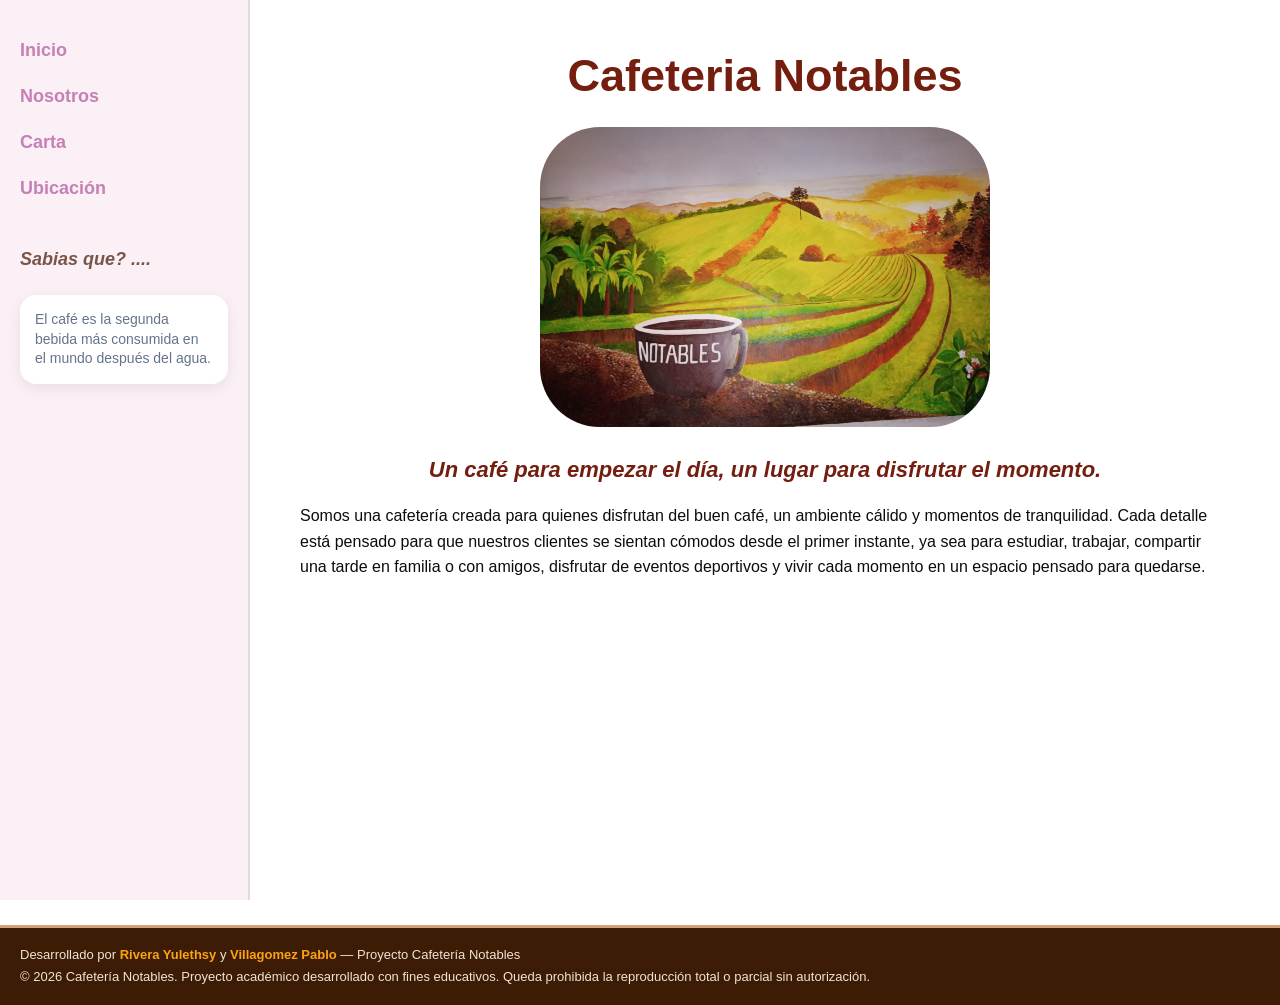
<file: index.html>
<!DOCTYPE html>
<html lang="es">

<head>
    <meta charset="UTF-8">
    <meta name="viewport" content="width=device-width, initial-scale=1.0">
    <title>Cafeteria Notables</title> <!--nombrecito de la parte de arriba de la pestaña--->
    <link rel="stylesheet" href="style.css">
</head>

<body>
    <!-- Contenedor que agrupa las dos mitades de la pantalla -->
    <div class="contenedor-principal">
        <!-- LADO IZQUIERDO: Menú de navegación -->
        <nav class="barra-lateral">
            <ul>
                <li><a href="index.html">Inicio</a></li>
                <li><a href="nosotros.html">Nosotros</a></li>
                <li><a href="carta.html">Carta</a></li>
                <li><a href="ubicacion.html">Ubicación</a></li>
            </ul>
            <div class="curiosidades margen-extra"> <!-- catalogo -->
                <h2> Sabias que? ....</h2>
                <div class="cajita">
                    <p id="texto-curiosidad">El café es la segunda bebida más consumida en el mundo después del agua. </p>
                </div>
            </div>
        </nav>
        <!-- LADO DERECHO: Contenido de la página -->
        <main class="contenido-central">
            <h1>Cafeteria Notables</h1>
            <img src="Cosas/Logo.webp" class="logo" alt="Logo de Cafeteria">
            <h2>
                Un café para empezar el día, un lugar para disfrutar el momento.
            </h2>
            <p>
                Somos una cafetería creada para quienes disfrutan del buen café, un ambiente cálido y momentos de
                tranquilidad.
                Cada detalle está pensado para que nuestros clientes se sientan cómodos desde el primer instante,
                ya sea para estudiar, trabajar, compartir una tarde en familia o con amigos, disfrutar de eventos
                deportivos y vivir cada momento en un espacio pensado para quedarse.
            </p>
        </main>
    </div>
    </a>
    </div>
    <script src="script.js"></script>
</body>
<footer class="footer-sitio">
    <p>Desarrollado por <strong>Rivera Yulethsy</strong> y <strong>Villagomez Pablo</strong> — Proyecto Cafetería Notables</p>
    <p class="footer-copy">© 2026 Cafetería Notables. Proyecto académico desarrollado con fines educativos. Queda prohibida la reproducción total o parcial sin autorización.</p>
</footer>
</html>
</file>
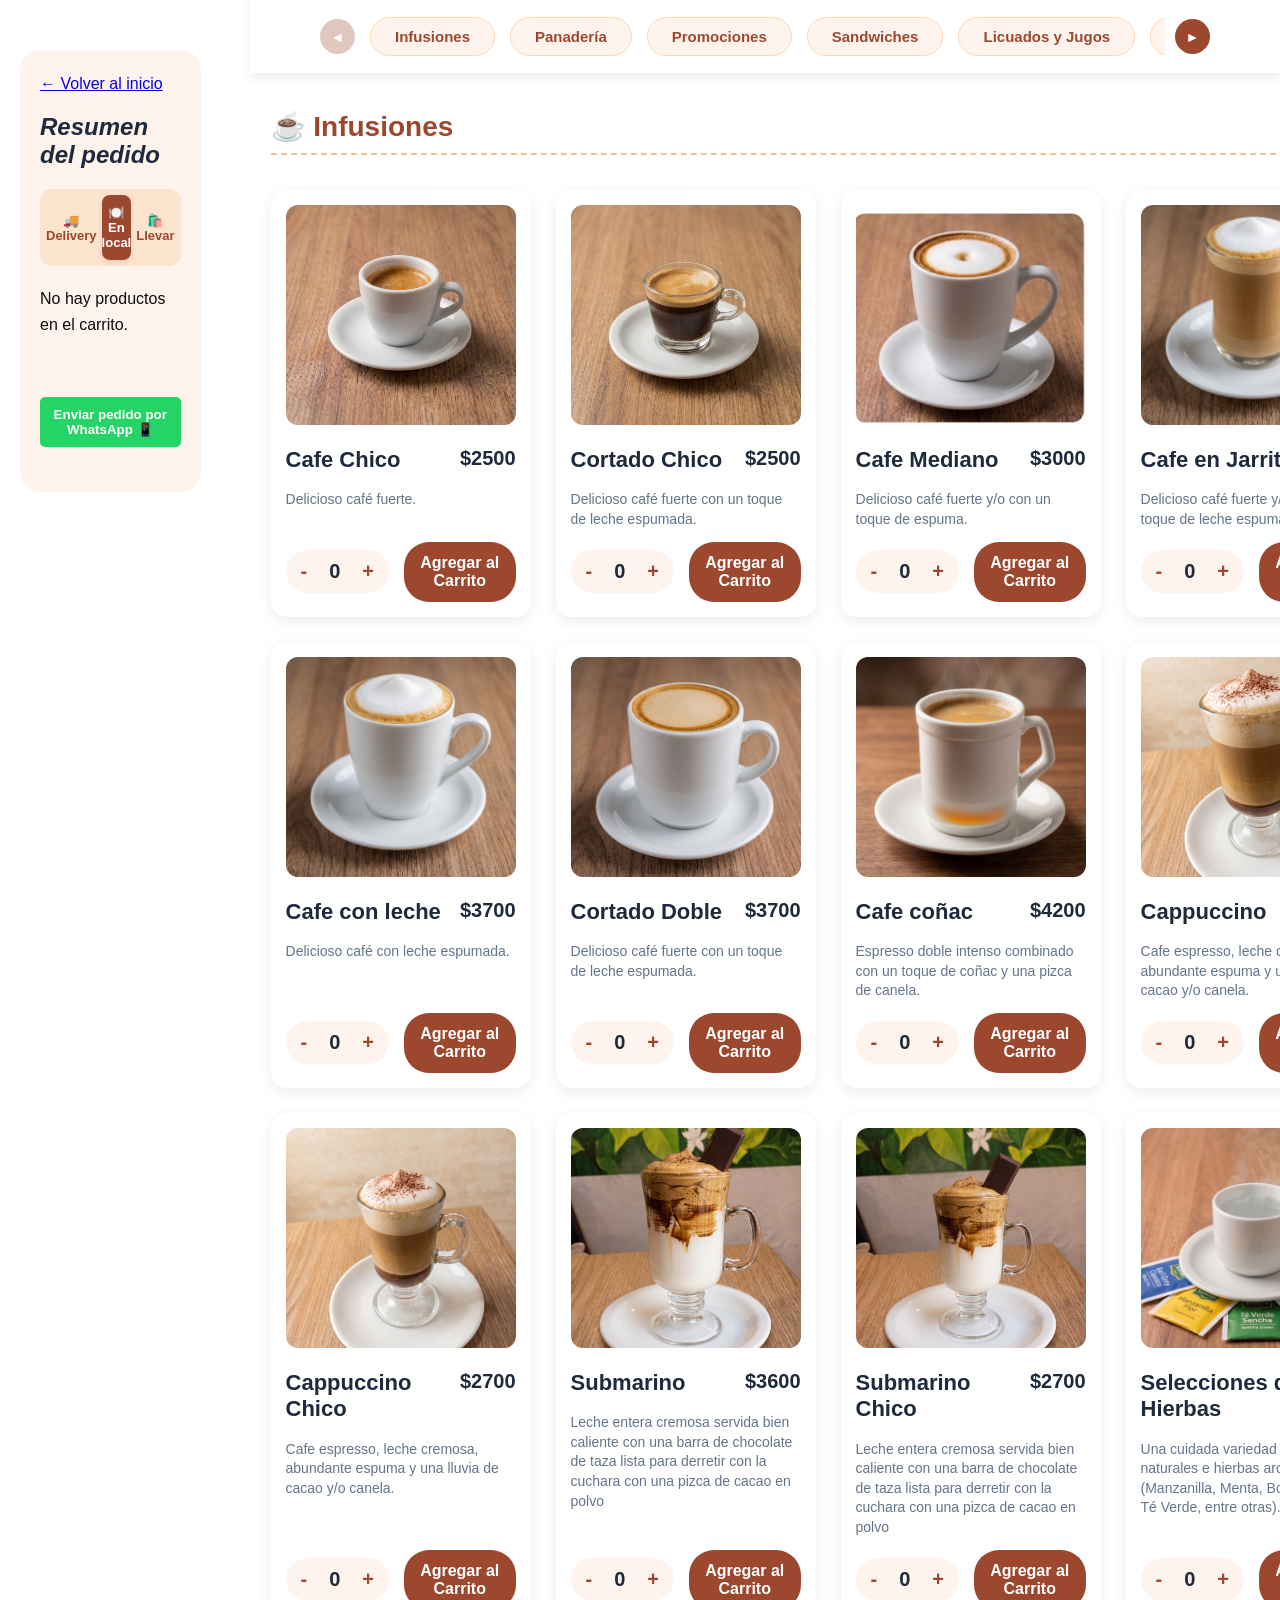
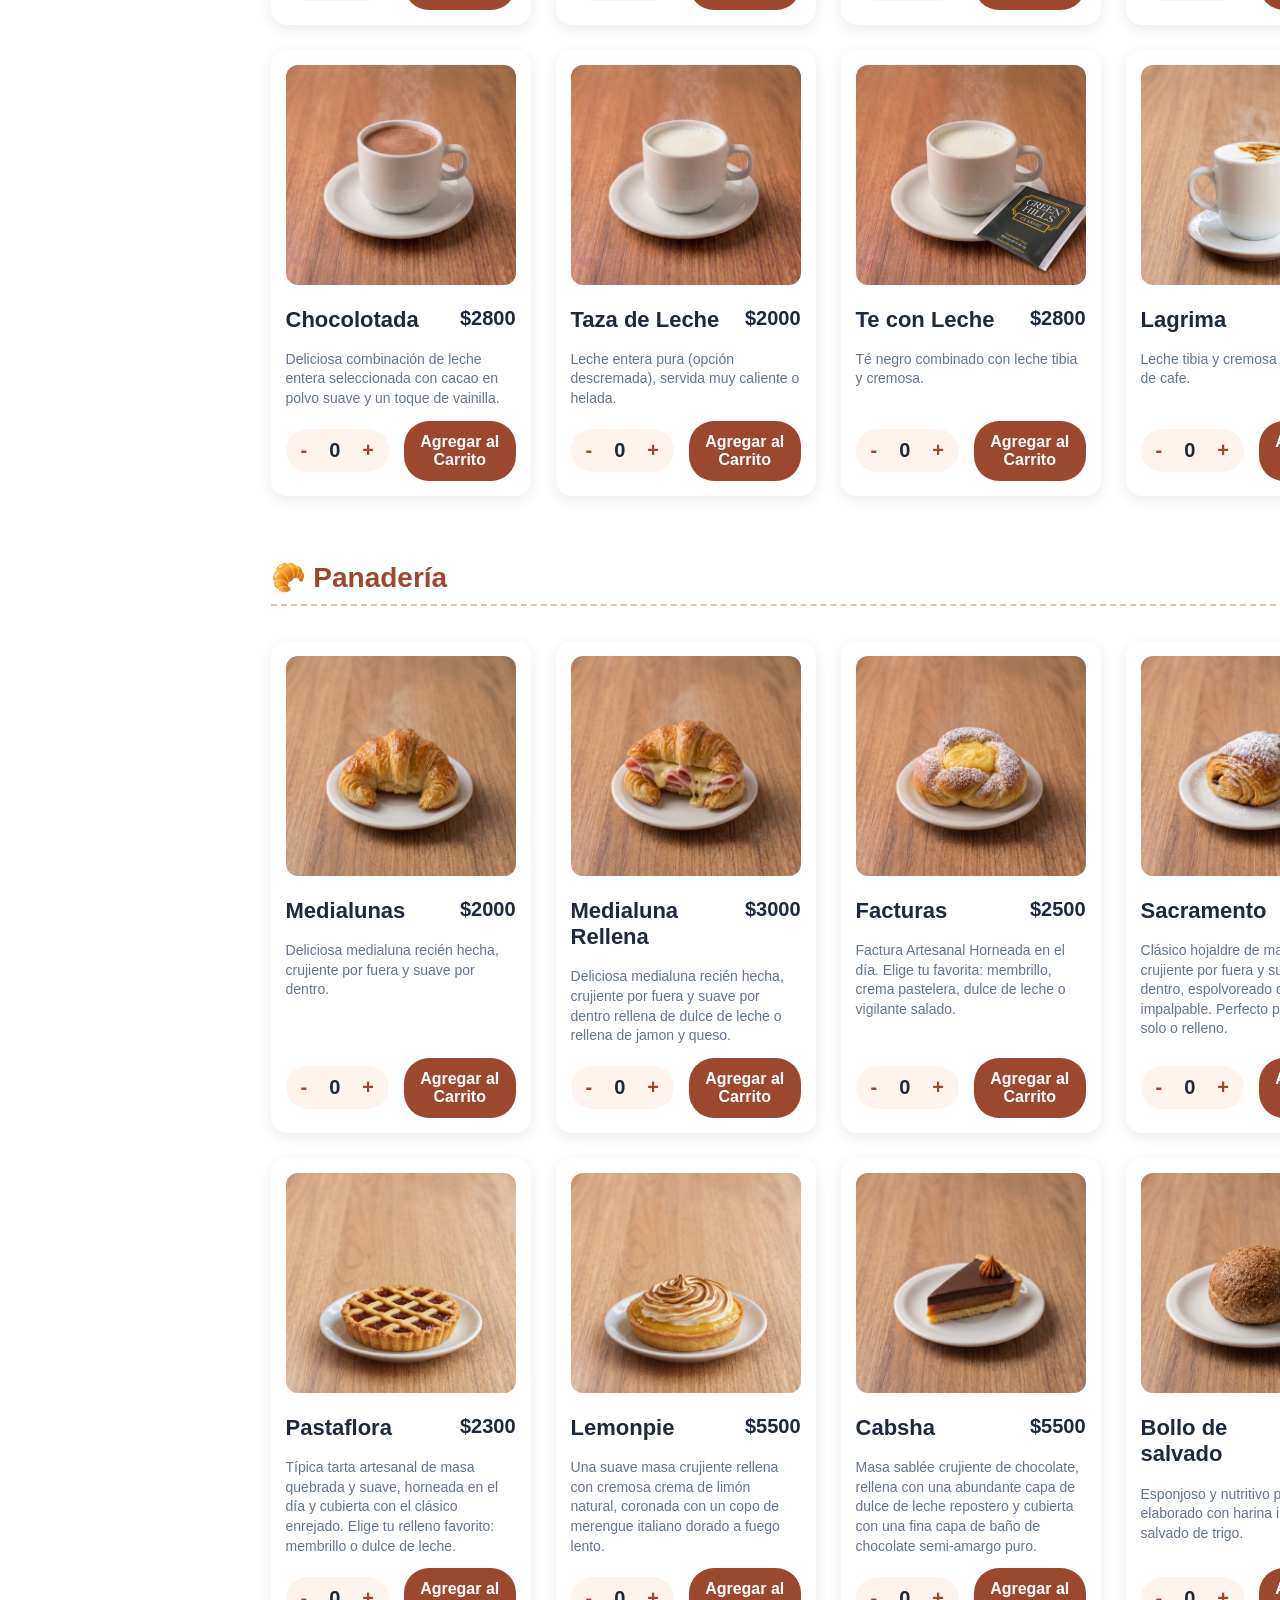
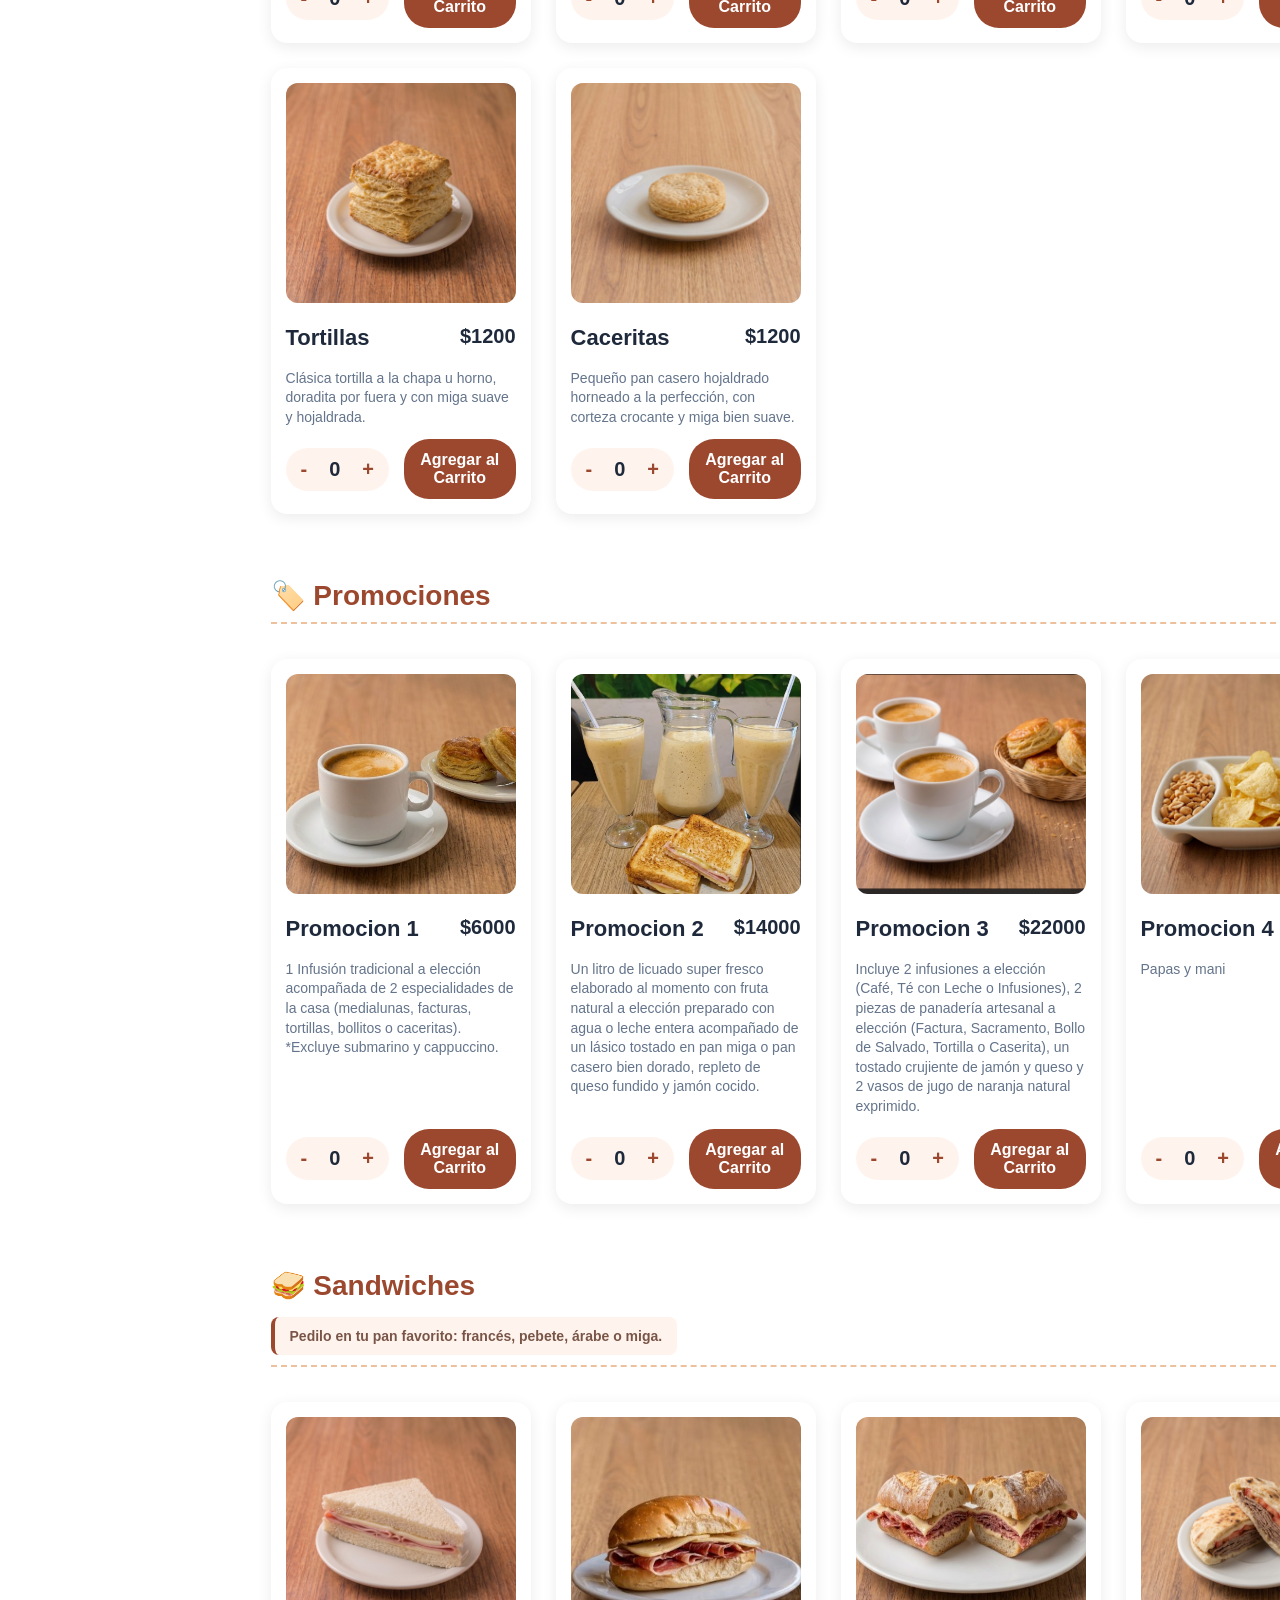
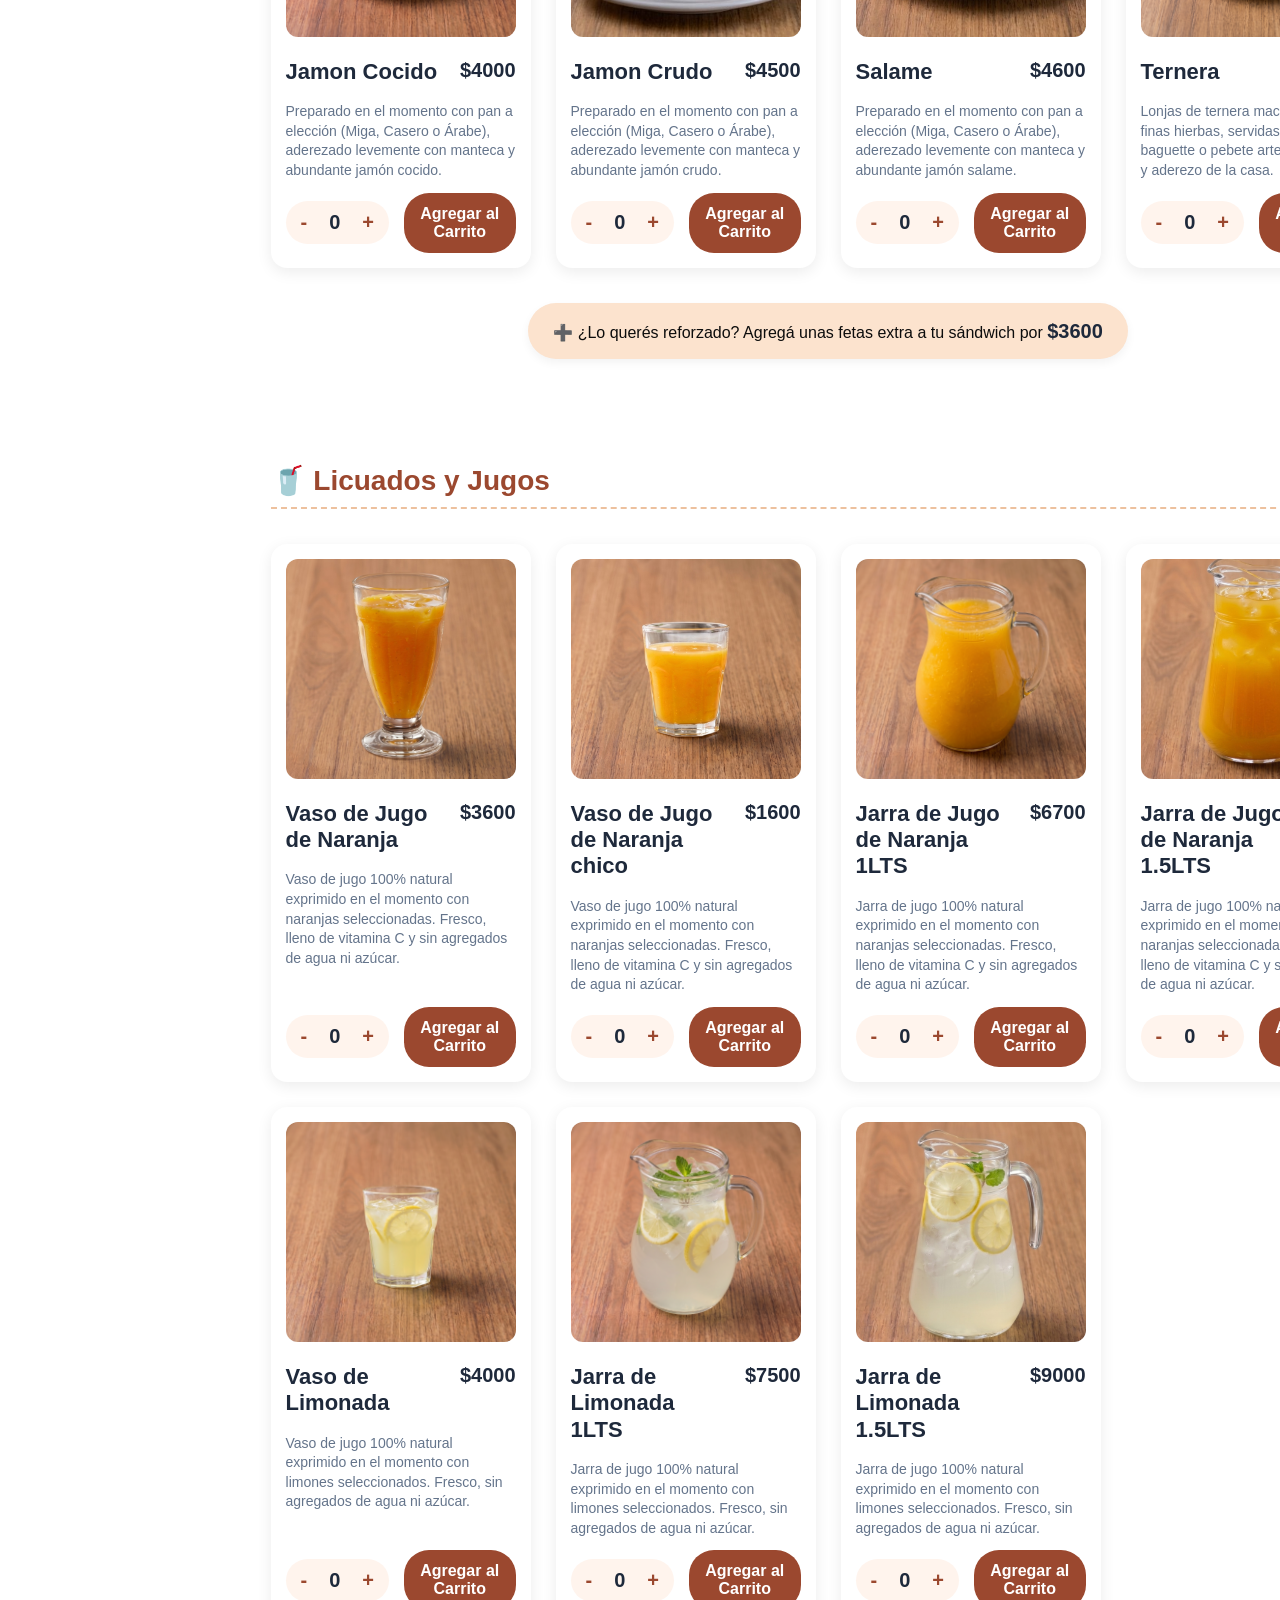
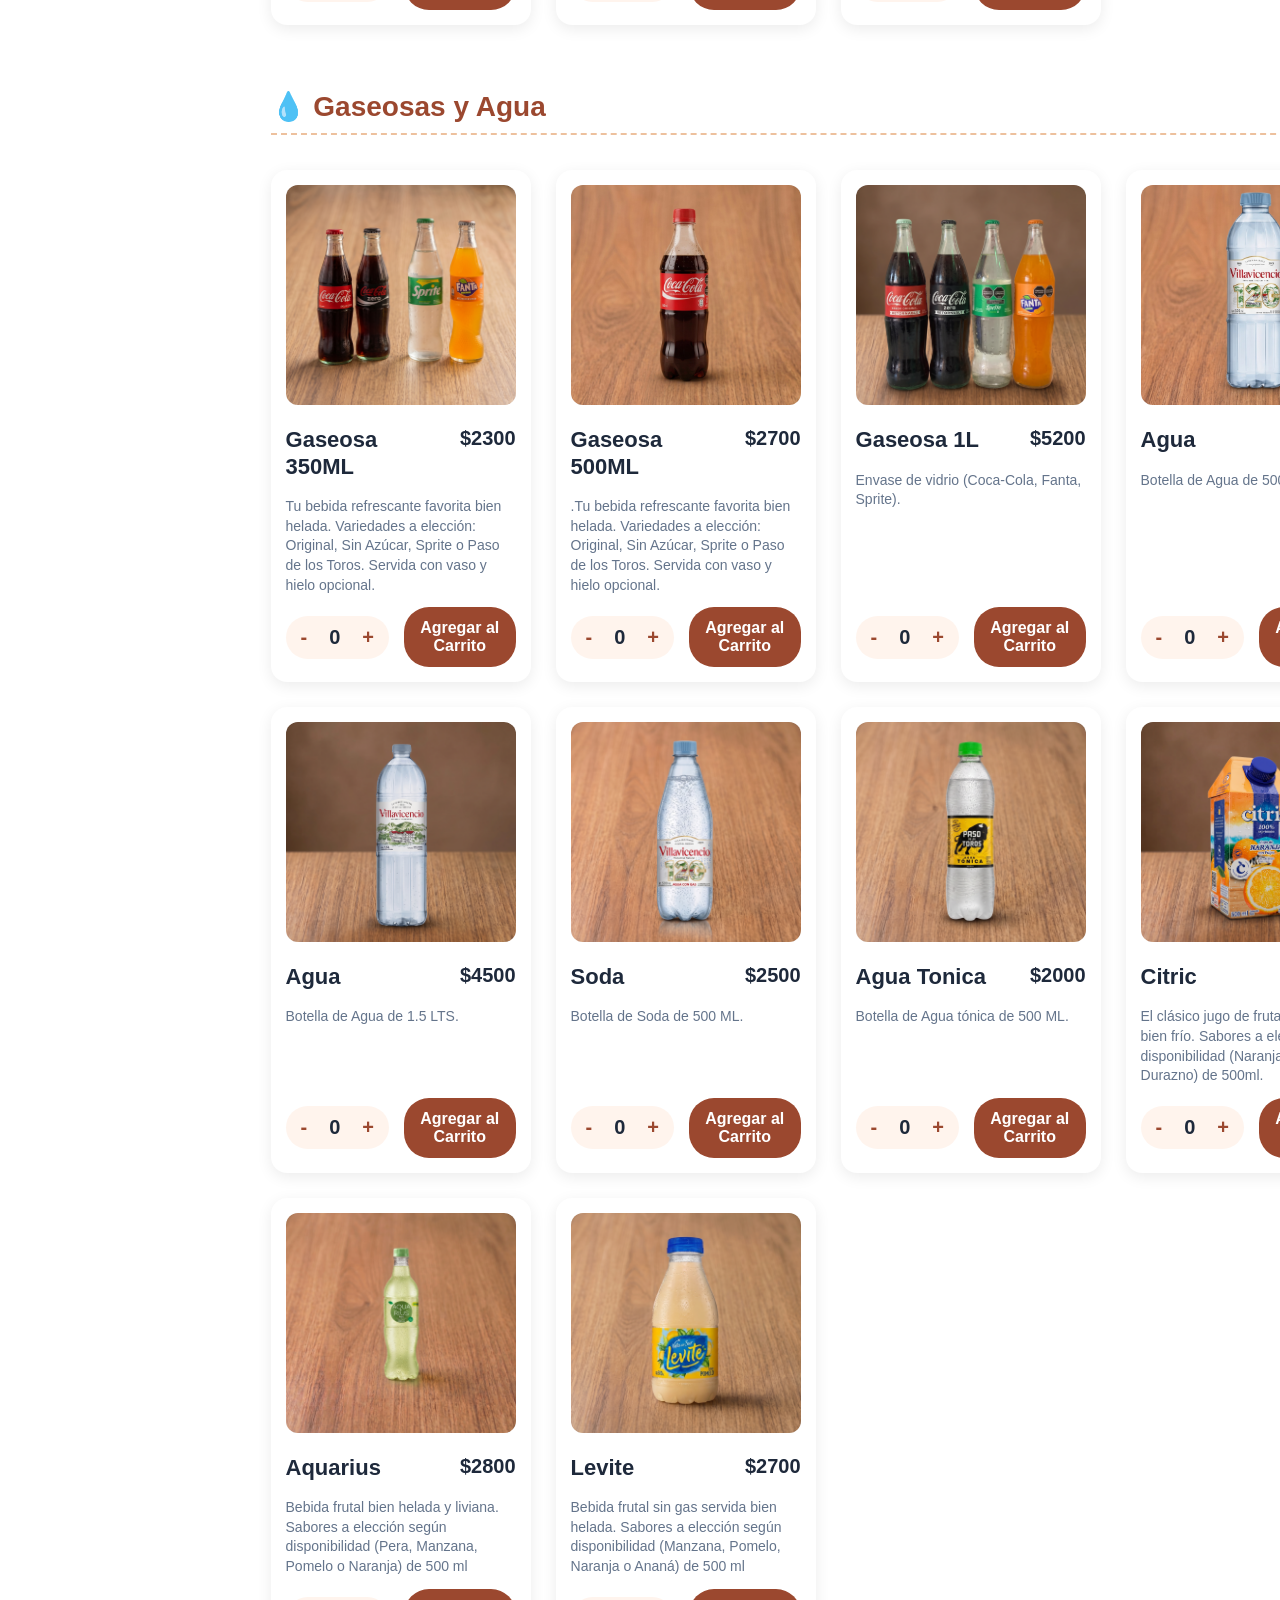
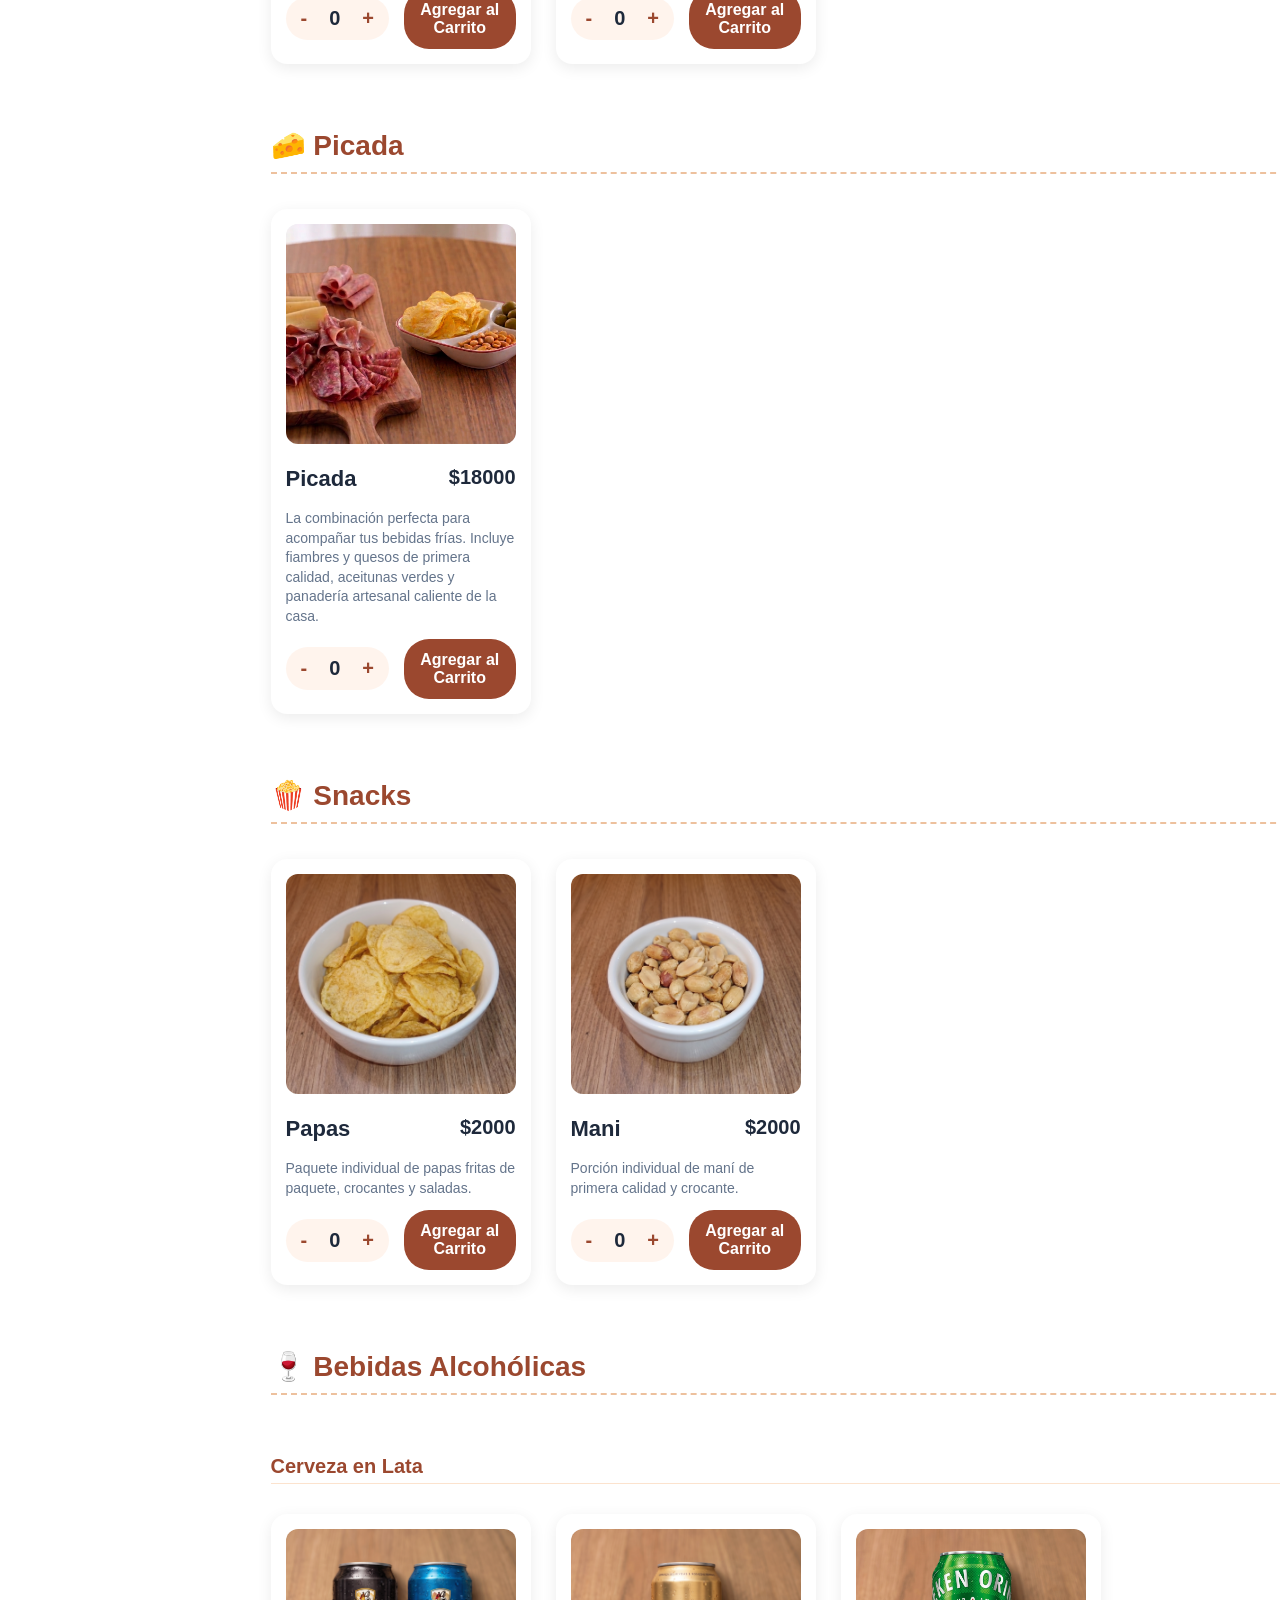
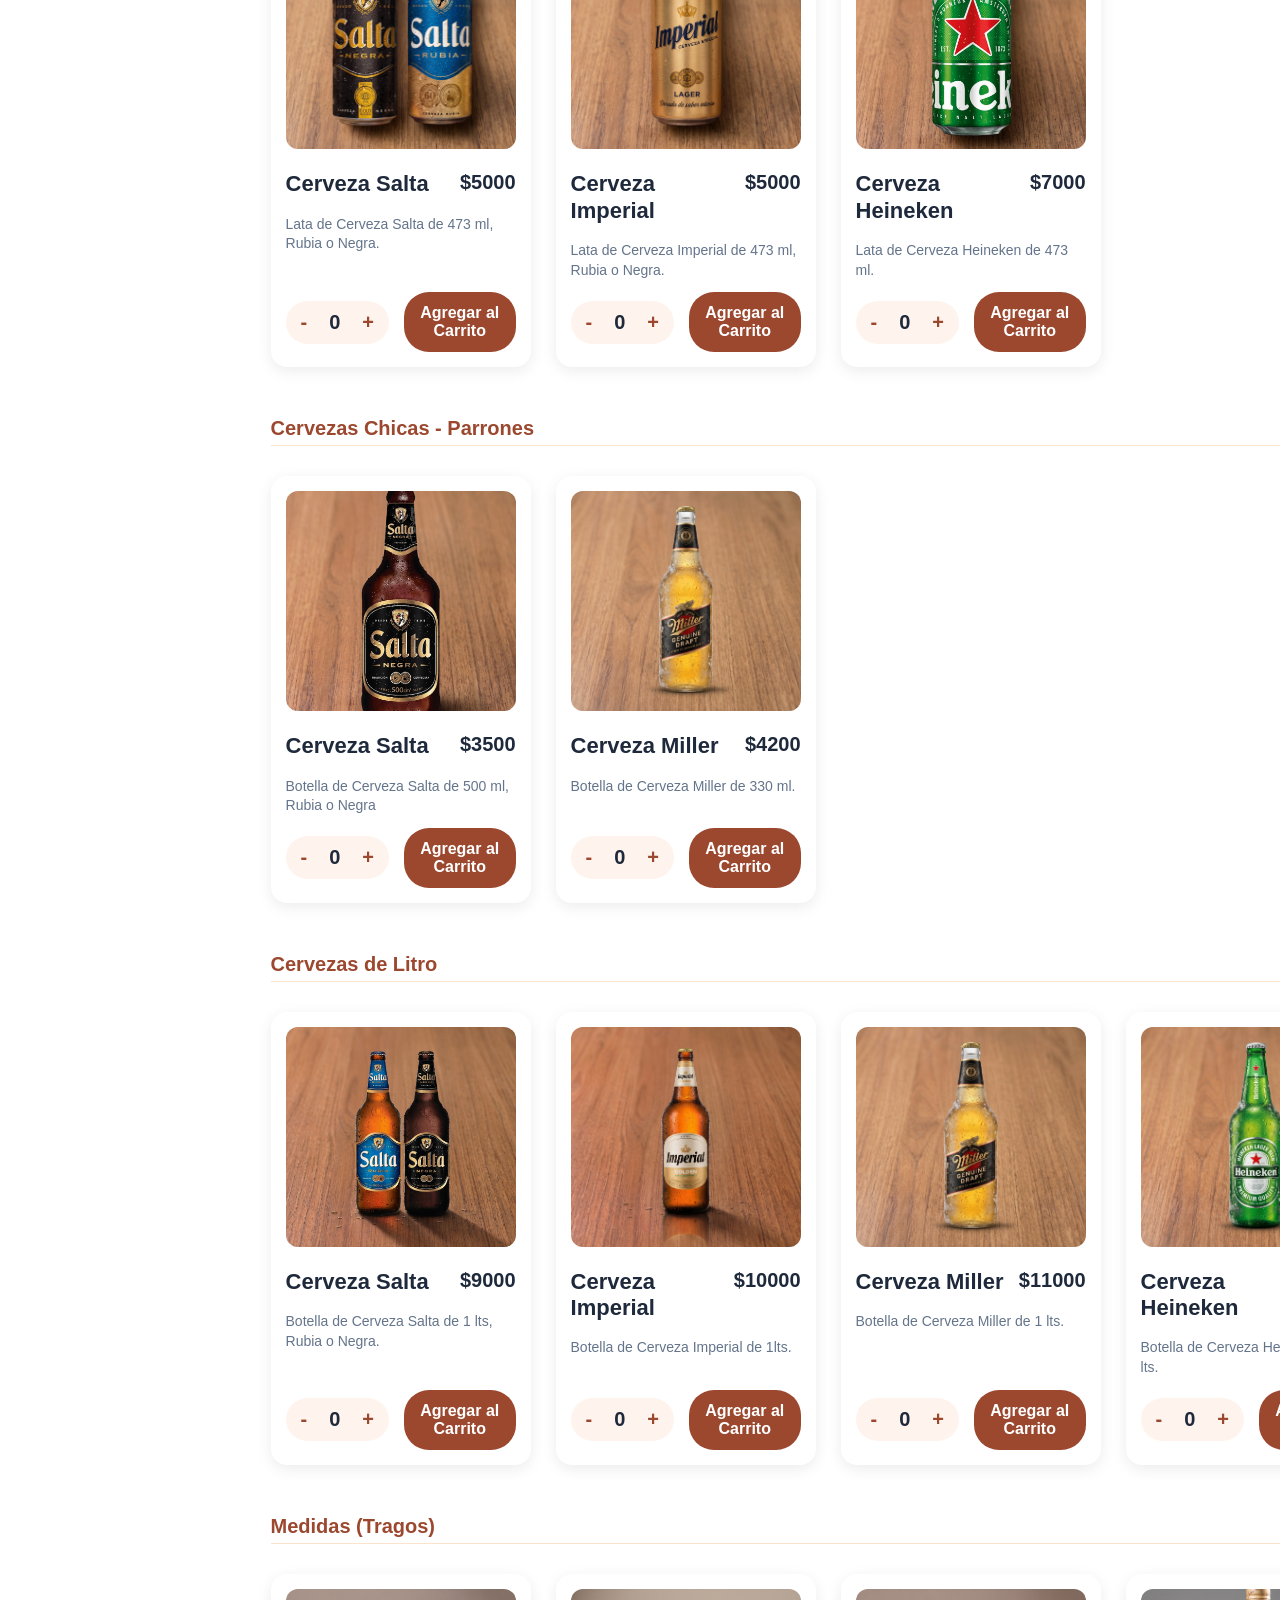
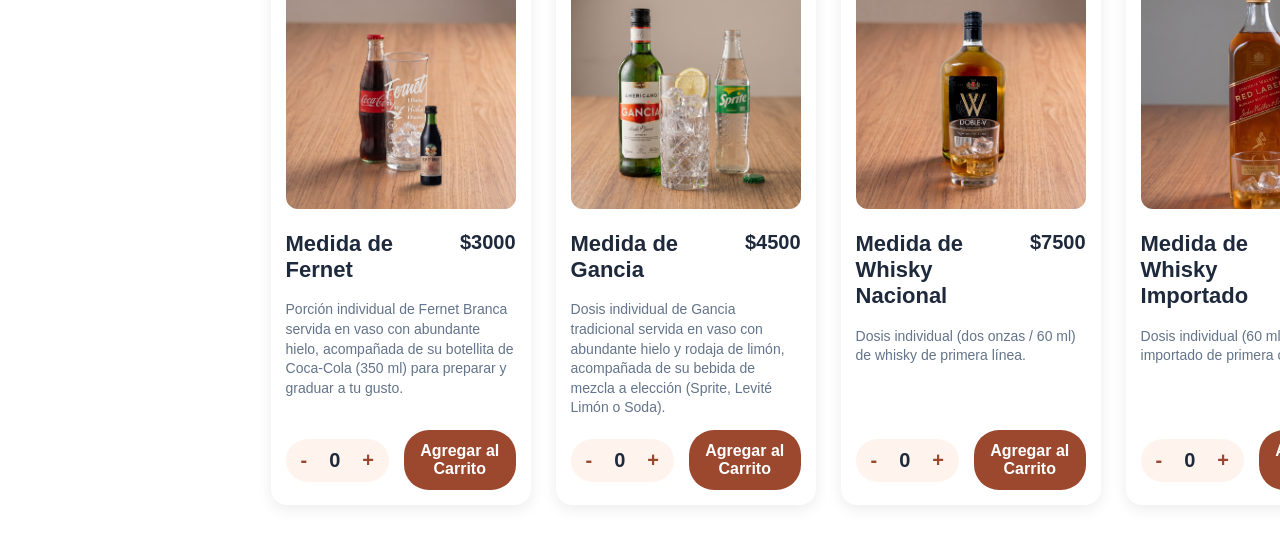
<file: carrito.html>
<!DOCTYPE html>
<html lang="es">

<head>
    <meta charset="UTF-8">
    <meta name="viewport" content="width=device-width, initial-scale=1.0">
    <title>Carta - Cafeteria Notables</title>
    <!-- Vinculamos el CSS -->
    <link rel="stylesheet" href="style.css">
</head>

<body>
    <div class="contenedor-principal2">
        <aside class="resumen-carrito">
            <a href="index.html" class="btn-volver">← Volver al inicio</a>
            <h2 class="titulo-resumen">Resumen del pedido</h2>

            <div class="opciones-entrega">
                <button class="btn-entrega">🚚 Delivery</button>
                <button class="btn-entrega activo">🍽️ En local</button>
                <button class="btn-entrega">🛍️ Llevar</button>
            </div>
            <div class="lista-productos-resumen" id="lista-productos-resumen">
                <p class="carrito-vacio">No hay productos en el carrito.</p>
            </div>

            <div id="contenedor-direccion" style="display: none; margin-top: 15px;">
                <input type="text" id="input-direccion" placeholder="Ingresa tu calle y número..."
                    style="width: 100%; padding: 12px; border-radius: 8px; border: 1px solid #edc19e; font-family: inherit; font-size: 14px; background-color: #fff;">
            </div>

            <div style="margin: 20px 0;">
                <button id="btn-whatsapp" class="btn-whatsapp"
                    style="background-color: #25d366; color: white; padding: 10px; width: 100%; border: none; border-radius: 5px; cursor: pointer; font-weight: bold;">
                    Enviar pedido por WhatsApp 📱
                </button>
            </div>

            <div class="totales-resumen" id="seccion-totales">
                <div class="linea-total gran-total">
                    <span>Total</span>
                    <span id="total-txt">$0.00</span>
                </div>
            </div>
        </aside>

        <main class="contenido-central">
            <div class="contenedor-carrusel">
                <button class="flecha-scroll" id="flecha-izq">◄</button>
                <nav class="menu-categorias" id="menu-categorias">
                    <a href="#infusiones" class="btn-categoria">Infusiones</a>
                    <a href="#panaderia" class="btn-categoria">Panadería</a>
                    <a href="#promociones" class="btn-categoria">Promociones</a>
                    <a href="#sandwiches" class="btn-categoria">Sandwiches</a>
                    <a href="#licuados" class="btn-categoria">Licuados y Jugos</a>
                    <a href="#gaseosas" class="btn-categoria">Gaseosas/Agua</a>
                    <a href="#picada" class="btn-categoria">Picada</a>
                    <a href="#snacks" class="btn-categoria">Snacks</a>
                    <a href="#alcohol" class="btn-categoria">Bebidas Alcohólicas</a>
                </nav>
                <button class="flecha-scroll" id="flecha-der">►</button>
            </div>
            <div class="catalogo-tarjetas">

                <div class="separador-categoria" id="infusiones">
                    <h2>☕ Infusiones</h2>
                </div>

                <!-- Cafe Chico -->
                <div class="tarjeta" id="infusiones">
                    <img src="Cosas/cafe-chico.webp" alt="Cafe Chico"
                        class="img-producto">
                    <div class="titulo-precio">
                        <h3>Cafe Chico</h3>
                        <span class="precio-tarjetas">$2500</span>
                    </div>
                    <p class="descripcion-producto">Delicioso café fuerte.</p>
                    <div class="acciones-carrito">
                        <div class="contador-item">
                            <span class="btn-restar">-</span>
                            <span class="cantidad">0</span>
                            <span class="btn-sumar">+</span>
                        </div>
                        <button class="btn-agregar">Agregar al Carrito</button>
                    </div>
                </div>

                <!-- Cortadito -->
                <div class="tarjeta">
                    <img src="Cosas/Cortadito.webp"
                        alt="Cortadito Chico" class="img-producto">
                    <div class="titulo-precio">
                        <h3>Cortado Chico </h3>
                        <span class="precio-tarjetas">$2500</span>
                    </div>
                    <p class="descripcion-producto">Delicioso café fuerte con un toque de leche espumada.</p>
                    <div class="acciones-carrito">
                        <div class="contador-item">
                            <span class="btn-restar">-</span>
                            <span class="cantidad">0</span>
                            <span class="btn-sumar">+</span>
                        </div>
                        <button class="btn-agregar">Agregar al Carrito</button>
                    </div>
                </div>

                <!-- Cafe Mediano-->
                <div class="tarjeta">
                    <img src="Cosas/cafe-mediano.webp"
                        alt="Cafe Mediano" class="img-producto">
                    <div class="titulo-precio">
                        <h3>Cafe Mediano</h3>
                        <span class="precio-tarjetas">$3000</span>
                    </div>
                    <p class="descripcion-producto">Delicioso café fuerte y/o con un toque de espuma.</p>
                    <div class="acciones-carrito">
                        <div class="contador-item">
                            <span class="btn-restar">-</span>
                            <span class="cantidad">0</span>
                            <span class="btn-sumar">+</span>
                        </div>
                        <button class="btn-agregar">Agregar al Carrito</button>
                    </div>
                </div>

                <!-- Jarrito -->
                <div class="tarjeta">
                    <img src="Cosas/jarrito.webp" alt="Jarrito"
                        class="img-producto">
                    <div class="titulo-precio">
                        <h3>Cafe en Jarrito</h3>
                        <span class="precio-tarjetas">$3000</span>
                    </div>
                    <p class="descripcion-producto">Delicioso café fuerte y/o con un toque de leche espumada.</p>
                    <div class="acciones-carrito">
                        <div class="contador-item">
                            <span class="btn-restar">-</span>
                            <span class="cantidad">0</span>
                            <span class="btn-sumar">+</span>
                        </div>
                        <button class="btn-agregar">Agregar al Carrito</button>
                    </div>
                </div>

                <!-- Cafe con Leche-->
                <div class="tarjeta">
                    <img src="Cosas/cafe-leche.webp"
                        alt="Cafe con leche" class="img-producto">
                    <div class="titulo-precio">
                        <h3>Cafe con leche</h3>
                        <span class="precio-tarjetas">$3700</span>
                    </div>
                    <p class="descripcion-producto">Delicioso café con leche espumada.</p>
                    <div class="acciones-carrito">
                        <div class="contador-item">
                            <span class="btn-restar">-</span>
                            <span class="cantidad">0</span>
                            <span class="btn-sumar">+</span>
                        </div>
                        <button class="btn-agregar">Agregar al Carrito</button>
                    </div>
                </div>

                <!-- Cortado Doble-->
                <div class="tarjeta">
                    <img src="Cosas/cortado-doble.webp"
                        alt="Cortado Doble" class="img-producto">
                    <div class="titulo-precio">
                        <h3>Cortado Doble</h3>
                        <span class="precio-tarjetas">$3700</span>
                    </div>
                    <p class="descripcion-producto">Delicioso café fuerte con un toque de leche espumada.</p>
                    <div class="acciones-carrito">
                        <div class="contador-item">
                            <span class="btn-restar">-</span>
                            <span class="cantidad">0</span>
                            <span class="btn-sumar">+</span>
                        </div>
                        <button class="btn-agregar">Agregar al Carrito</button>
                    </div>
                </div>

                <!-- Cafe Coniac -->
                <div class="tarjeta">
                    <img src="Cosas/Cafe-coñac.webp" alt="Cafe coñac"
                        class="img-producto">
                    <div class="titulo-precio">
                        <h3>Cafe coñac</h3>
                        <span class="precio-tarjetas">$4200</span>
                    </div>
                    <p class="descripcion-producto"> Espresso doble intenso combinado con un toque de coñac y una
                        pizca de canela. </p>
                    <div class="acciones-carrito">
                        <div class="contador-item">
                            <span class="btn-restar">-</span>
                            <span class="cantidad">0</span>
                            <span class="btn-sumar">+</span>
                        </div>
                        <button class="btn-agregar">Agregar al Carrito</button>
                    </div>
                </div>

                <!-- Cappcucino-->
                <div class="tarjeta">
                    <img src="Cosas/cappuccino.webp" alt="Cappuccino"
                        class="img-producto">
                    <div class="titulo-precio">
                        <h3>Cappuccino</h3>
                        <span class="precio-tarjetas">$3600</span>
                    </div>
                    <p class="descripcion-producto"> Cafe espresso, leche cremosa, abundante espuma y una lluvia de
                        cacao
                        y/o canela.
                    </p>
                    <div class="acciones-carrito">
                        <div class="contador-item">
                            <span class="btn-restar">-</span>
                            <span class="cantidad">0</span>
                            <span class="btn-sumar">+</span>
                        </div>
                        <button class="btn-agregar">Agregar al Carrito</button>
                    </div>
                </div>

                <!-- Cappuccino Chico-->
                <div class="tarjeta">
                    <img src="Cosas/cappuccino-chico.webp"
                        alt="Cappuccino Chico" class="img-producto">
                    <div class="titulo-precio">
                        <h3>Cappuccino Chico</h3>
                        <span class="precio-tarjetas">$2700</span>
                    </div>
                    <p class="descripcion-producto">Cafe espresso, leche cremosa, abundante espuma y una lluvia de cacao
                        y/o
                        canela.</p>
                    <div class="acciones-carrito">
                        <div class="contador-item">
                            <span class="btn-restar">-</span>
                            <span class="cantidad">0</span>
                            <span class="btn-sumar">+</span>
                        </div>
                        <button class="btn-agregar">Agregar al Carrito</button>
                    </div>
                </div>

                <!-- Submarino -->
                <div class="tarjeta">
                    <img src="Cosas/submarino.webp" alt="Submarino"
                        class="img-producto">
                    <div class="titulo-precio">
                        <h3>Submarino</h3>
                        <span class="precio-tarjetas">$3600</span>
                    </div>
                    <p class="descripcion-producto">Leche entera cremosa servida bien caliente con una barra de
                        chocolate de taza lista para derretir con la cuchara con una pizca de cacao en polvo</p>
                    <div class="acciones-carrito">
                        <div class="contador-item">
                            <span class="btn-restar">-</span>
                            <span class="cantidad">0</span>
                            <span class="btn-sumar">+</span>
                        </div>
                        <button class="btn-agregar">Agregar al Carrito</button>
                    </div>
                </div>

                <!-- Submarino Chico-->
                <div class="tarjeta">
                    <img src="Cosas/submarino-chico.webp"
                        alt="Submarino Chico" class="img-producto">
                    <div class="titulo-precio">
                        <h3>Submarino Chico</h3>
                        <span class="precio-tarjetas">$2700</span>
                    </div>
                    <p class="descripcion-producto">Leche entera cremosa servida bien caliente con una barra de
                        chocolate de taza lista para derretir con la cuchara con una pizca de cacao en polvo</p>
                    <div class="acciones-carrito">
                        <div class="contador-item">
                            <span class="btn-restar">-</span>
                            <span class="cantidad">0</span>
                            <span class="btn-sumar">+</span>
                        </div>
                        <button class="btn-agregar">Agregar al Carrito</button>
                    </div>
                </div>

                <!-- Mate o Te-->
                <div class="tarjeta">
                    <img src="Cosas/hierbas.webp"
                        alt="Selecciones de Hierbas" class="img-producto">
                    <div class="titulo-precio">
                        <h3>Selecciones de Hierbas</h3>
                        <span class="precio-tarjetas">$2000</span>
                    </div>
                    <p class="descripcion-producto">Una cuidada variedad de hebras naturales e hierbas aromáticas
                        (Manzanilla, Menta, Boldo, Cedrón o Té Verde, entre otras).</p>
                    <div class="acciones-carrito">
                        <div class="contador-item">
                            <span class="btn-restar">-</span>
                            <span class="cantidad">0</span>
                            <span class="btn-sumar">+</span>
                        </div>
                        <button class="btn-agregar">Agregar al Carrito</button>
                    </div>
                </div>

                <!-- Chocolotada -->
                <div class="tarjeta">
                    <img src="Cosas/chocolotada.webp" alt="Chocolotada"
                        class="img-producto">
                    <div class="titulo-precio">
                        <h3>Chocolotada</h3>
                        <span class="precio-tarjetas">$2800</span>
                    </div>
                    <p class="descripcion-producto">Deliciosa combinación de leche entera seleccionada con cacao en
                        polvo suave y un toque de vainilla.</p>
                    <div class="acciones-carrito">
                        <div class="contador-item">
                            <span class="btn-restar">-</span>
                            <span class="cantidad">0</span>
                            <span class="btn-sumar">+</span>
                        </div>
                        <button class="btn-agregar">Agregar al Carrito</button>
                    </div>
                </div>

                <!-- Taza de Leche -->
                <div class="tarjeta">
                    <img src="Cosas/taza-leche.webp" alt="Taza de Leche"
                        class="img-producto">
                    <div class="titulo-precio">
                        <h3>Taza de Leche</h3>
                        <span class="precio-tarjetas">$2000</span>
                    </div>
                    <p class="descripcion-producto">Leche entera pura (opción descremada), servida muy caliente o
                        helada.</p>
                    <div class="acciones-carrito">
                        <div class="contador-item">
                            <span class="btn-restar">-</span>
                            <span class="cantidad">0</span>
                            <span class="btn-sumar">+</span>
                        </div>
                        <button class="btn-agregar">Agregar al Carrito</button>
                    </div>
                </div>

                <!-- Te con Leche -->
                <div class="tarjeta">
                    <img src="Cosas/te-leche.webp" alt="Te con Leche"
                        class="img-producto">
                    <div class="titulo-precio">
                        <h3>Te con Leche</h3>
                        <span class="precio-tarjetas">$2800</span>
                    </div>
                    <p class="descripcion-producto">Té negro combinado con leche tibia y cremosa.</p>
                    <div class="acciones-carrito">
                        <div class="contador-item">
                            <span class="btn-restar">-</span>
                            <span class="cantidad">0</span>
                            <span class="btn-sumar">+</span>
                        </div>
                        <button class="btn-agregar">Agregar al Carrito</button>
                    </div>
                </div>

                <!-- Lagrima -->
                <div class="tarjeta">
                    <img src="Cosas/lagrima.webp" alt="Lagrima"
                        class="img-producto">
                    <div class="titulo-precio">
                        <h3>Lagrima</h3>
                        <span class="precio-tarjetas">$3400</span>
                    </div>
                    <p class="descripcion-producto">Leche tibia y cremosa con uma gota de cafe.</p>
                    <div class="acciones-carrito">
                        <div class="contador-item">
                            <span class="btn-restar">-</span>
                            <span class="cantidad">0</span>
                            <span class="btn-sumar">+</span>
                        </div>
                        <button class="btn-agregar">Agregar al Carrito</button>
                    </div>
                </div>

                <!-- CATEGORÍA 2: PANADERIA -->
                <div class="separador-categoria" id="panaderia">
                    <h2>🥐 Panadería</h2>
                </div>

                <!--Medialunas -->
                <div class="tarjeta" id="panaderia">
                    <img src="Cosas/medialuna.webp" alt="Medialuna"
                        class="img-producto">
                    <div class="titulo-precio">
                        <h3>Medialunas</h3>
                        <span class="precio-tarjetas">$2000</span>
                    </div>
                    <p class="descripcion-producto">Deliciosa medialuna recién hecha, crujiente por fuera y suave por
                        dentro.</p>
                    <div class="acciones-carrito">
                        <div class="contador-item">
                            <span class="btn-restar">-</span>
                            <span class="cantidad">0</span>
                            <span class="btn-sumar">+</span>
                        </div>
                        <button class="btn-agregar">Agregar al Carrito</button>
                    </div>
                </div>

                <!-- Medialunas Rellenas-->
                <div class="tarjeta">
                    <img src="Cosas/medialuna-rellena.webp"
                        alt="Medialuna Rellena" class="img-producto">
                    <div class="titulo-precio">
                        <h3>Medialuna Rellena</h3>
                        <span class="precio-tarjetas">$3000</span>
                    </div>
                    <p class="descripcion-producto">Deliciosa medialuna recién hecha, crujiente por fuera y suave por
                        dentro rellena de dulce de leche o rellena de jamon y queso.</p>
                    <div class="acciones-carrito">
                        <div class="contador-item">
                            <span class="btn-restar">-</span>
                            <span class="cantidad">0</span>
                            <span class="btn-sumar">+</span>
                        </div>
                        <button class="btn-agregar">Agregar al Carrito</button>
                    </div>
                </div>

                <!-- Facturas -->
                <div class="tarjeta">
                    <img src="Cosas/factura.webp" alt="Factura"
                        class="img-producto">
                    <div class="titulo-precio">
                        <h3>Facturas</h3>
                        <span class="precio-tarjetas">$2500</span>
                    </div>
                    <p class="descripcion-producto">Factura Artesanal
                        Horneada en el día. Elige tu favorita: membrillo, crema
                        pastelera, dulce de leche o vigilante salado.</p>
                    <div class="acciones-carrito">
                        <div class="contador-item">
                            <span class="btn-restar">-</span>
                            <span class="cantidad">0</span>
                            <span class="btn-sumar">+</span>
                        </div>
                        <button class="btn-agregar">Agregar al Carrito</button>
                    </div>
                </div>

                <!-- Sacramento -->
                <div class="tarjeta">
                    <img src="Cosas/sacramento.webp" alt="Sacramento"
                        class="img-producto">
                    <div class="titulo-precio">
                        <h3>Sacramento</h3>
                        <span class="precio-tarjetas">$3000</span>
                    </div>
                    <p class="descripcion-producto">Clásico hojaldre de manteca, crujiente por fuera y suave por dentro,
                        espolvoreado con azúcar impalpable. Perfecto para disfrutar solo o relleno.</p>
                    <div class="acciones-carrito">
                        <div class="contador-item">
                            <span class="btn-restar">-</span>
                            <span class="cantidad">0</span>
                            <span class="btn-sumar">+</span>
                        </div>
                        <button class="btn-agregar">Agregar al Carrito</button>
                    </div>
                </div>

                <!-- Pastafloras -->
                <div class="tarjeta">
                    <img src="Cosas/pastaflora.webp" alt="Pastaflora"
                        class="img-producto">
                    <div class="titulo-precio">
                        <h3>Pastaflora</h3>
                        <span class="precio-tarjetas">$2300</span>
                    </div>
                    <p class="descripcion-producto">Típica tarta artesanal de masa quebrada y suave, horneada en el día
                        y cubierta con el clásico enrejado. Elige tu relleno favorito: membrillo o dulce de leche.</p>
                    <div class="acciones-carrito">
                        <div class="contador-item">
                            <span class="btn-restar">-</span>
                            <span class="cantidad">0</span>
                            <span class="btn-sumar">+</span>
                        </div>
                        <button class="btn-agregar">Agregar al Carrito</button>
                    </div>
                </div>

                <!-- Lemonpie -->
                <div class="tarjeta">
                    <img src="Cosas/lemonpie.webp" alt="Lemonpie"
                        class="img-producto">
                    <div class="titulo-precio">
                        <h3>Lemonpie</h3>
                        <span class="precio-tarjetas">$5500</span>
                    </div>
                    <p class="descripcion-producto">Una suave masa crujiente rellena con cremosa crema de limón natural,
                        coronada con un copo de merengue italiano dorado a fuego lento.</p>
                    <div class="acciones-carrito">
                        <div class="contador-item">
                            <span class="btn-restar">-</span>
                            <span class="cantidad">0</span>
                            <span class="btn-sumar">+</span>
                        </div>
                        <button class="btn-agregar">Agregar al Carrito</button>
                    </div>
                </div>

                <!-- Cabsha -->
                <div class="tarjeta">
                    <img src="Cosas/cabsha.webp" alt="Cabsha"
                        class="img-producto">
                    <div class="titulo-precio">
                        <h3>Cabsha</h3>
                        <span class="precio-tarjetas">$5500</span>
                    </div>
                    <p class="descripcion-producto">Masa sablée crujiente de chocolate, rellena con una abundante capa
                        de dulce de leche repostero y cubierta con una fina capa de baño de chocolate semi-amargo puro.
                    </p>
                    <div class="acciones-carrito">
                        <div class="contador-item">
                            <span class="btn-restar">-</span>
                            <span class="cantidad">0</span>
                            <span class="btn-sumar">+</span>
                        </div>
                        <button class="btn-agregar">Agregar al Carrito</button>
                    </div>
                </div>

                <!-- Bollo de salvado -->
                <div class="tarjeta">
                    <img src="Cosas/bollito.webp" alt="Bollo de salvado"
                        class="img-producto">
                    <div class="titulo-precio">
                        <h3>Bollo de salvado</h3>
                        <span class="precio-tarjetas">$1200</span>
                    </div>
                    <p class="descripcion-producto">Esponjoso y nutritivo pan artesanal elaborado con harina integral y
                        salvado de trigo.</p>
                    <div class="acciones-carrito">
                        <div class="contador-item">
                            <span class="btn-restar">-</span>
                            <span class="cantidad">0</span>
                            <span class="btn-sumar">+</span>
                        </div>
                        <button class="btn-agregar">Agregar al Carrito</button>
                    </div>
                </div>

                <!-- Tortillas -->
                <div class="tarjeta">
                    <img src="Cosas/Tortilla.webp" alt="Tortillas"
                        class="img-producto">
                    <div class="titulo-precio">
                        <h3>Tortillas</h3>
                        <span class="precio-tarjetas">$1200</span>
                    </div>
                    <p class="descripcion-producto">Clásica tortilla a la chapa u horno, doradita por fuera y con miga
                        suave y hojaldrada.</p>
                    <div class="acciones-carrito">
                        <div class="contador-item">
                            <span class="btn-restar">-</span>
                            <span class="cantidad">0</span>
                            <span class="btn-sumar">+</span>
                        </div>
                        <button class="btn-agregar">Agregar al Carrito</button>
                    </div>
                </div>

                <!-- Caceritas -->
                <div class="tarjeta">
                    <img src="Cosas/Caserita.webp" alt="Caceritas"
                        class="img-producto">
                    <div class="titulo-precio">
                        <h3>Caceritas</h3>
                        <span class="precio-tarjetas">$1200</span>
                    </div>
                    <p class="descripcion-producto">Pequeño pan casero hojaldrado horneado a la perfección, con corteza
                        crocante y miga bien suave.</p>
                    <div class="acciones-carrito">
                        <div class="contador-item">
                            <span class="btn-restar">-</span>
                            <span class="cantidad">0</span>
                            <span class="btn-sumar">+</span>
                        </div>
                        <button class="btn-agregar">Agregar al Carrito</button>
                    </div>
                </div>

                <!-- CATEGORÍA 3: PROMOCIONES -->
                <div class="separador-categoria" id="promociones">
                    <h2>🏷️ Promociones</h2>
                </div>
                <!-- Desayuno o Merienda Clásico -->
                <div class="tarjeta" id="promociones">
                    <img src="Cosas/promo1.webp" alt="Promo 1 "
                        class="img-producto">
                    <div class="titulo-precio">
                        <h3>Promocion 1</h3>
                        <span class="precio-tarjetas">$6000</span>
                    </div>
                    <p class="descripcion-producto">1 Infusión tradicional a elección acompañada de 2 especialidades de
                        la casa (medialunas,
                        facturas, tortillas, bollitos o caceritas).

                        *Excluye submarino y cappuccino.</p>
                    <div class="acciones-carrito">
                        <div class="contador-item">
                            <span class="btn-restar">-</span>
                            <span class="cantidad">0</span>
                            <span class="btn-sumar">+</span>
                        </div>
                        <button class="btn-agregar">Agregar al Carrito</button>
                    </div>
                </div>

                <!-- Licuado Jarra 1 lts y tostados -->
                <div class="tarjeta">
                    <img src="Cosas/promo2.webp" alt="Promo 2"
                        class="img-producto">
                    <div class="titulo-precio">
                        <h3>Promocion 2</h3>
                        <span class="precio-tarjetas">$14000</span>
                    </div>
                    <p class="descripcion-producto">Un litro de licuado super fresco elaborado al momento con fruta
                        natural a elección preparado con agua o leche entera acompañado de un lásico tostado en pan miga
                        o pan casero bien dorado, repleto de queso fundido y jamón cocido.</p>
                    <div class="acciones-carrito">
                        <div class="contador-item">
                            <span class="btn-restar">-</span>
                            <span class="cantidad">0</span>
                            <span class="btn-sumar">+</span>
                        </div>
                        <button class="btn-agregar">Agregar al Carrito</button>
                    </div>
                </div>

                <!-- Para 2-->
                <div class="tarjeta">
                    <img src="Cosas/promo3.webp" alt="Promo 3"
                        class="img-producto">
                    <div class="titulo-precio">
                        <h3>Promocion 3</h3>
                        <span class="precio-tarjetas">$22000</span>
                    </div>
                    <p class="descripcion-producto">Incluye 2 infusiones a elección (Café, Té con Leche o Infusiones), 2
                        piezas de panadería artesanal a elección (Factura, Sacramento, Bollo de Salvado, Tortilla o
                        Caserita), un tostado crujiente de jamón y queso y 2 vasos de jugo de naranja natural exprimido.
                    </p>
                    <div class="acciones-carrito">
                        <div class="contador-item">
                            <span class="btn-restar">-</span>
                            <span class="cantidad">0</span>
                            <span class="btn-sumar">+</span>
                        </div>
                        <button class="btn-agregar">Agregar al Carrito</button>
                    </div>
                </div>

                <!-- Entre Amigos -->
                <div class="tarjeta">
                    <img src="Cosas/promo4.webp" alt="Promo 4"
                        class="img-producto">
                    <div class="titulo-precio">
                        <h3>Promocion 4</h3>
                        <span class="precio-tarjetas">$2.50</span>
                    </div>
                    <p class="descripcion-producto">Papas y mani</p>
                    <div class="acciones-carrito">
                        <div class="contador-item">
                            <span class="btn-restar">-</span>
                            <span class="cantidad">0</span>
                            <span class="btn-sumar">+</span>
                        </div>
                        <button class="btn-agregar">Agregar al Carrito</button>
                    </div>
                </div>

                <!-- CATEGORÍA 4: SANDWICHES -->
                <div class="separador-categoria" id="sandwiches">
                    <h2>🥪 Sandwiches</h2>
                    <p class="subtitulo-categoria">Pedilo en tu pan favorito: francés, pebete, árabe o miga.</p>
                </div>
                <!-- Jamon Cocido-->
                <div class="tarjeta" id="sandwiches">
                    <img src="Cosas/jamon.webp" alt="Jamon Cocido"
                        class="img-producto">
                    <div class="titulo-precio">
                        <h3>Jamon Cocido</h3>
                        <span class="precio-tarjetas">$4000</span>
                    </div>
                    <p class="descripcion-producto">Preparado en el momento con pan a elección (Miga, Casero o Árabe),
                        aderezado levemente con manteca y abundante jamón cocido.</p>
                    <div class="acciones-carrito">
                        <div class="contador-item">
                            <span class="btn-restar">-</span>
                            <span class="cantidad">0</span>
                            <span class="btn-sumar">+</span>
                        </div>
                        <button class="btn-agregar">Agregar al Carrito</button>
                    </div>
                </div>

                <!-- Jamon Crudo -->
                <div class="tarjeta">
                    <img src="Cosas/jamon-crudo.webp" alt="Jamon Crudo"
                        class="img-producto">
                    <div class="titulo-precio">
                        <h3>Jamon Crudo</h3>
                        <span class="precio-tarjetas">$4500</span>
                    </div>
                    <p class="descripcion-producto">Preparado en el momento con pan a elección (Miga, Casero o Árabe),
                        aderezado levemente con manteca y abundante jamón crudo.</p>
                    <div class="acciones-carrito">
                        <div class="contador-item">
                            <span class="btn-restar">-</span>
                            <span class="cantidad">0</span>
                            <span class="btn-sumar">+</span>
                        </div>
                        <button class="btn-agregar">Agregar al Carrito</button>
                    </div>
                </div>

                <!-- Salame -->
                <div class="tarjeta">
                    <img src="Cosas/salame.webp" alt="Salame"
                        class="img-producto">
                    <div class="titulo-precio">
                        <h3>Salame</h3>
                        <span class="precio-tarjetas">$4600</span>
                    </div>
                    <p class="descripcion-producto">Preparado en el momento con pan a elección (Miga, Casero o Árabe),
                        aderezado levemente con manteca y abundante jamón salame.</p>
                    <div class="acciones-carrito">
                        <div class="contador-item">
                            <span class="btn-restar">-</span>
                            <span class="cantidad">0</span>
                            <span class="btn-sumar">+</span>
                        </div>
                        <button class="btn-agregar">Agregar al Carrito</button>
                    </div>
                </div>

                <!-- Ternera  -->
                <div class="tarjeta">
                    <img src="Cosas/ternera.webp" alt="Ternera"
                        class="img-producto">
                    <div class="titulo-precio">
                        <h3>Ternera</h3>
                        <span class="precio-tarjetas">$3600</span>
                    </div>
                    <p class="descripcion-producto">Lonjas de ternera maceradas con finas hierbas, servidas en pan
                        baguette o pebete artesanal, tomate y aderezo de la casa.</p>
                    <div class="acciones-carrito">
                        <div class="contador-item">
                            <span class="btn-restar">-</span>
                            <span class="cantidad">0</span>
                            <span class="btn-sumar">+</span>
                        </div>
                        <button class="btn-agregar">Agregar al Carrito</button>
                    </div>
                </div>
                <p class="nota-categoria">➕ ¿Lo querés reforzado? Agregá unas fetas extra a tu sándwich por <span
                        class="precio-tarjetas">$3600</span></p>

                <!-- CATEGORÍA 5: LICUADOS Y JUGOS -->
                <div class="separador-categoria" id="licuados">
                    <h2>🥤 Licuados y Jugos</h2>
                </div>

                <!--Jugo de Naranja-->
                <div class="tarjeta" id="licuados">
                    <img src="Cosas/jugo-naranja.webp"
                        alt="Vaso de Jugo de Naranja" class="img-producto">
                    <div class="titulo-precio">
                        <h3>Vaso de Jugo de Naranja</h3>
                        <span class="precio-tarjetas">$3600</span>
                    </div>
                    <p class="descripcion-producto">Vaso de jugo 100% natural exprimido en el momento con naranjas
                        seleccionadas. Fresco, lleno de vitamina C y sin agregados de agua ni azúcar.</p>
                    <div class="acciones-carrito">
                        <div class="contador-item">
                            <span class="btn-restar">-</span>
                            <span class="cantidad">0</span>
                            <span class="btn-sumar">+</span>
                        </div>
                        <button class="btn-agregar">Agregar al Carrito</button>
                    </div>
                </div>

                <!-- Jugo de naranja chico -->
                <div class="tarjeta">
                    <img src="Cosas/jugo-chico.webp"
                        alt="Vaso de Jugo de Naranja chico" class="img-producto">
                    <div class="titulo-precio">
                        <h3>Vaso de Jugo de Naranja chico</h3>
                        <span class="precio-tarjetas">$1600</span>
                    </div>
                    <p class="descripcion-producto">Vaso de jugo 100% natural exprimido en el momento con naranjas
                        seleccionadas. Fresco, lleno de vitamina C y sin agregados de agua ni azúcar.</p>
                    <div class="acciones-carrito">
                        <div class="contador-item">
                            <span class="btn-restar">-</span>
                            <span class="cantidad">0</span>
                            <span class="btn-sumar">+</span>
                        </div>
                        <button class="btn-agregar">Agregar al Carrito</button>
                    </div>
                </div>

                <!-- Jarra de Jugo de Naranja 1LTS -->
                <div class="tarjeta">
                    <img src="Cosas/jarra-naranja.webp"
                        alt="Jarra de Jugo de Naranja" class="img-producto">
                    <div class="titulo-precio">
                        <h3>Jarra de Jugo de Naranja 1LTS</h3>
                        <span class="precio-tarjetas">$6700</span>
                    </div>
                    <p class="descripcion-producto">Jarra de jugo 100% natural exprimido en el momento con naranjas
                        seleccionadas. Fresco, lleno de vitamina C y sin agregados de agua ni azúcar.</p>
                    <div class="acciones-carrito">
                        <div class="contador-item">
                            <span class="btn-restar">-</span>
                            <span class="cantidad">0</span>
                            <span class="btn-sumar">+</span>
                        </div>
                        <button class="btn-agregar">Agregar al Carrito</button>
                    </div>
                </div>

                <!-- Jarra de Jugo de Naranja 1.5LTS -->
                <div class="tarjeta">
                    <img src="Cosas/jarra-naranja2.webp"
                        alt="Jarra de Jugo de Naranja 1.5LTS" class="img-producto">
                    <div class="titulo-precio">
                        <h3>Jarra de Jugo de Naranja 1.5LTS</h3>
                        <span class="precio-tarjetas">$8000</span>
                    </div>
                    <p class="descripcion-producto">Jarra de jugo 100% natural exprimido en el momento con naranjas
                        seleccionadas. Fresco, lleno de vitamina C y sin agregados de agua ni azúcar.</p>
                    <div class="acciones-carrito">
                        <div class="contador-item">
                            <span class="btn-restar">-</span>
                            <span class="cantidad">0</span>
                            <span class="btn-sumar">+</span>
                        </div>
                        <button class="btn-agregar">Agregar al Carrito</button>
                    </div>
                </div>

                <!-- Vaso de Limonada -->
                <div class="tarjeta">
                    <img src="Cosas/limonada.webp"
                        alt="Vaso de Limonada" class="img-producto">
                    <div class="titulo-precio">
                        <h3>Vaso de Limonada</h3>
                        <span class="precio-tarjetas">$4000</span>
                    </div>
                    <p class="descripcion-producto">Vaso de jugo 100% natural exprimido en el momento con limones
                        seleccionados. Fresco, sin agregados de agua ni azúcar.</p>
                    <div class="acciones-carrito">
                        <div class="contador-item">
                            <span class="btn-restar">-</span>
                            <span class="cantidad">0</span>
                            <span class="btn-sumar">+</span>
                        </div>
                        <button class="btn-agregar">Agregar al Carrito</button>
                    </div>
                </div>

                <!-- Jarra de Limonada 1LTS -->
                <div class="tarjeta">
                    <img src="Cosas/jarra-limonada.webp"
                        alt="Jarra de Limonada 1LTS" class="img-producto">
                    <div class="titulo-precio">
                        <h3>Jarra de Limonada 1LTS</h3>
                        <span class="precio-tarjetas">$7500</span>
                    </div>
                    <p class="descripcion-producto">Jarra de jugo 100% natural exprimido en el momento con limones
                        seleccionados. Fresco, sin agregados de agua ni azúcar.</p>
                    <div class="acciones-carrito">
                        <div class="contador-item">
                            <span class="btn-restar">-</span>
                            <span class="cantidad">0</span>
                            <span class="btn-sumar">+</span>
                        </div>
                        <button class="btn-agregar">Agregar al Carrito</button>
                    </div>
                </div>

                <!-- Jarra de Limonada 1.5LTS -->
                <div class="tarjeta">
                    <img src="Cosas/jarra-limonada2.webp"
                        alt="Jarra de Limonada 1.5LTS" class="img-producto">
                    <div class="titulo-precio">
                        <h3>Jarra de Limonada 1.5LTS</h3>
                        <span class="precio-tarjetas">$9000</span>
                    </div>
                    <p class="descripcion-producto">Jarra de jugo 100% natural exprimido en el momento con limones
                        seleccionados. Fresco, sin agregados de agua ni azúcar.</p>
                    <div class="acciones-carrito">
                        <div class="contador-item">
                            <span class="btn-restar">-</span>
                            <span class="cantidad">0</span>
                            <span class="btn-sumar">+</span>
                        </div>
                        <button class="btn-agregar">Agregar al Carrito</button>
                    </div>
                </div>

                <!-- CATEGORÍA 6: GASEOSAS Y AGUA -->
                <div class="separador-categoria" id="gaseosas">
                    <h2>💧 Gaseosas y Agua</h2>
                </div>

                <!--Gaseosa 350ML-->
                <div class="tarjeta" id="gaseosas">
                    <img src="Cosas/gaseosa-350ml.webp"
                        alt="Gaseosa 350ML" class="img-producto">
                    <div class="titulo-precio">
                        <h3>Gaseosa 350ML</h3>
                        <span class="precio-tarjetas">$2300</span>
                    </div>
                    <p class="descripcion-producto">Tu bebida refrescante favorita bien helada. Variedades a elección:
                        Original, Sin Azúcar, Sprite o Paso de los Toros. Servida con vaso y hielo opcional.</p>
                    <div class="acciones-carrito">
                        <div class="contador-item">
                            <span class="btn-restar">-</span>
                            <span class="cantidad">0</span>
                            <span class="btn-sumar">+</span>
                        </div>
                        <button class="btn-agregar">Agregar al Carrito</button>
                    </div>
                </div>

                <!-- Gaseosa 500ML -->
                <div class="tarjeta">
                    <img src="Cosas/gaseosa-500ml.webp"
                        alt="Gaseosa 500ML" class="img-producto">
                    <div class="titulo-precio">
                        <h3>Gaseosa 500ML</h3>
                        <span class="precio-tarjetas">$2700</span>
                    </div>
                    <p class="descripcion-producto">.Tu bebida refrescante favorita bien helada. Variedades a elección:
                        Original, Sin Azúcar, Sprite o Paso de los Toros. Servida con vaso y hielo opcional.</p>
                    <div class="acciones-carrito">
                        <div class="contador-item">
                            <span class="btn-restar">-</span>
                            <span class="cantidad">0</span>
                            <span class="btn-sumar">+</span>
                        </div>
                        <button class="btn-agregar">Agregar al Carrito</button>
                    </div>
                </div>

                <!-- Gaseosa 1L -->
                <div class="tarjeta">
                    <img src="Cosas/gaseosa-1l.webp" alt="Gaseosa 1L"
                        class="img-producto">
                    <div class="titulo-precio">
                        <h3>Gaseosa 1L</h3>
                        <span class="precio-tarjetas">$5200</span>
                    </div>
                    <p class="descripcion-producto">Envase de vidrio (Coca-Cola, Fanta, Sprite).</p>
                    <div class="acciones-carrito">
                        <div class="contador-item">
                            <span class="btn-restar">-</span>
                            <span class="cantidad">0</span>
                            <span class="btn-sumar">+</span>
                        </div>
                        <button class="btn-agregar">Agregar al Carrito</button>
                    </div>
                </div>

                <!-- Agua 500ML -->
                <div class="tarjeta">
                    <img src="Cosas/agua-500ml.webp" alt="Agua 500ML"
                        class="img-producto">
                    <div class="titulo-precio">
                        <h3>Agua</h3>
                        <span class="precio-tarjetas">$2500</span>
                    </div>
                    <p class="descripcion-producto">Botella de Agua de 500 ML.</p>
                    <div class="acciones-carrito">
                        <div class="contador-item">
                            <span class="btn-restar">-</span>
                            <span class="cantidad">0</span>
                            <span class="btn-sumar">+</span>
                        </div>
                        <button class="btn-agregar">Agregar al Carrito</button>
                    </div>
                </div>

                <!-- Agua 1.5 LTS -->
                <div class="tarjeta">
                    <img src="Cosas/agua-15l.webp" alt="Agua 1.5 LTS"
                        class="img-producto">
                    <div class="titulo-precio">
                        <h3>Agua</h3>
                        <span class="precio-tarjetas">$4500</span>
                    </div>
                    <p class="descripcion-producto">Botella de Agua de 1.5 LTS.</p>
                    <div class="acciones-carrito">
                        <div class="contador-item">
                            <span class="btn-restar">-</span>
                            <span class="cantidad">0</span>
                            <span class="btn-sumar">+</span>
                        </div>
                        <button class="btn-agregar">Agregar al Carrito</button>
                    </div>
                </div>

                <!-- Soda 500 ML -->
                <div class="tarjeta">
                    <img src="Cosas/soda-500ml.webp" alt="Soda 500 ML"
                        class="img-producto">
                    <div class="titulo-precio">
                        <h3>Soda</h3>
                        <span class="precio-tarjetas">$2500</span>
                    </div>
                    <p class="descripcion-producto">Botella de Soda de 500 ML.</p>
                    <div class="acciones-carrito">
                        <div class="contador-item">
                            <span class="btn-restar">-</span>
                            <span class="cantidad">0</span>
                            <span class="btn-sumar">+</span>
                        </div>
                        <button class="btn-agregar">Agregar al Carrito</button>
                    </div>
                </div>

                <!-- Agua Tonica 500ML -->
                <div class="tarjeta">
                    <img src="Cosas/tonica-500ml.webp"
                        alt="Agua Tonica 500ML" class="img-producto">
                    <div class="titulo-precio">
                        <h3>Agua Tonica</h3>
                        <span class="precio-tarjetas">$2000</span>
                    </div>
                    <p class="descripcion-producto">Botella de Agua tónica de 500 ML.</p>
                    <div class="acciones-carrito">
                        <div class="contador-item">
                            <span class="btn-restar">-</span>
                            <span class="cantidad">0</span>
                            <span class="btn-sumar">+</span>
                        </div>
                        <button class="btn-agregar">Agregar al Carrito</button>
                    </div>
                </div>

                <!-- Citric 500  -->
                <div class="tarjeta">
                    <img src="Cosas/citric-500ml.webp"
                        alt="Citric 500 ML" class="img-producto">
                    <div class="titulo-precio">
                        <h3>Citric </h3>
                        <span class="precio-tarjetas">$4000</span>
                    </div>
                    <p class="descripcion-producto"> El clásico jugo de fruta embotellado bien frío. Sabores a elección
                        según disponibilidad (Naranja, Pomelo o Durazno) de 500ml.</p>
                    <div class="acciones-carrito">
                        <div class="contador-item">
                            <span class="btn-restar">-</span>
                            <span class="cantidad">0</span>
                            <span class="btn-sumar">+</span>
                        </div>
                        <button class="btn-agregar">Agregar al Carrito</button>
                    </div>
                </div>

                <!--Acuarius -->
                <div class="tarjeta">
                    <img src="Cosas/acuarius-500ml.webp"
                        alt="Acuarius 500ML" class="img-producto">
                    <div class="titulo-precio">
                        <h3>Aquarius </h3>
                        <span class="precio-tarjetas">$2800</span>
                    </div>
                    <p class="descripcion-producto">Bebida frutal bien helada y liviana. Sabores a elección según
                        disponibilidad (Pera, Manzana, Pomelo o Naranja) de 500 ml</p>
                    <div class="acciones-carrito">
                        <div class="contador-item">
                            <span class="btn-restar">-</span>
                            <span class="cantidad">0</span>
                            <span class="btn-sumar">+</span>
                        </div>
                        <button class="btn-agregar">Agregar al Carrito</button>
                    </div>
                </div>

                <!-- Levite 500ML -->
                <div class="tarjeta">
                    <img src="Cosas/levite-500ml.webp"
                        alt="Levite 500ML" class="img-producto">
                    <div class="titulo-precio">
                        <h3>Levite </h3>
                        <span class="precio-tarjetas">$2700</span>
                    </div>
                    <p class="descripcion-producto">Bebida frutal sin gas servida bien helada. Sabores a elección según
                        disponibilidad (Manzana, Pomelo, Naranja o Ananá) de 500 ml</p>
                    <div class="acciones-carrito">
                        <div class="contador-item">
                            <span class="btn-restar">-</span>
                            <span class="cantidad">0</span>
                            <span class="btn-sumar">+</span>
                        </div>
                        <button class="btn-agregar">Agregar al Carrito</button>
                    </div>
                </div>

                <!-- CATEGORÍA 7: PICADAS Y SNACKS -->
                <div class="separador-categoria" id="picada">
                    <h2>🧀 Picada</h2>
                </div>

                <!-- Picada -->
                <div class="tarjeta" id="picada">
                    <img src="Cosas/picada.webp" alt="Picada"
                        class="img-producto">
                    <div class="titulo-precio">
                        <h3>Picada</h3>
                        <span class="precio-tarjetas">$18000</span>
                    </div>
                    <p class="descripcion-producto">La combinación perfecta para acompañar tus bebidas frías. Incluye
                        fiambres y quesos de primera calidad, aceitunas verdes y panadería artesanal caliente de la
                        casa.</p>
                    <div class="acciones-carrito">
                        <div class="contador-item">
                            <span class="btn-restar">-</span>
                            <span class="cantidad">0</span>
                            <span class="btn-sumar">+</span>
                        </div>
                        <button class="btn-agregar">Agregar al Carrito</button>
                    </div>
                </div>

                <!-- CATEGORÍA 8: SNACKS -->
                <div class="separador-categoria" id="snacks">
                    <h2>🍿 Snacks</h2>
                </div>

                <!-- Papas -->
                <div class="tarjeta" id="snacks">
                    <img src="Cosas/papas.webp" alt="Papas"
                        class="img-producto">
                    <div class="titulo-precio">
                        <h3>Papas</h3>
                        <span class="precio-tarjetas">$2000</span>
                    </div>
                    <p class="descripcion-producto">Paquete individual de papas fritas de paquete, crocantes y saladas.
                    </p>
                    <div class="acciones-carrito">
                        <div class="contador-item">
                            <span class="btn-restar">-</span>
                            <span class="cantidad">0</span>
                            <span class="btn-sumar">+</span>
                        </div>
                        <button class="btn-agregar">Agregar al Carrito</button>
                    </div>
                </div>

                <!-- Mani -->
                <div class="tarjeta">
                    <img src="Cosas/mani.webp" alt="Mani"
                        class="img-producto">
                    <div class="titulo-precio">
                        <h3>Mani</h3>
                        <span class="precio-tarjetas">$2000</span>
                    </div>
                    <p class="descripcion-producto">Porción individual de maní de primera calidad y crocante.</p>
                    <div class="acciones-carrito">
                        <div class="contador-item">
                            <span class="btn-restar">-</span>
                            <span class="cantidad">0</span>
                            <span class="btn-sumar">+</span>
                        </div>
                        <button class="btn-agregar">Agregar al Carrito</button>
                    </div>
                </div>

                <!-- CATEGORÍA 9: BEBIDAS ALCOHÓLICAS -->
                <div class="separador-categoria" id="alcohol">
                    <h2>🍷 Bebidas Alcohólicas</h2>
                </div>
                <div class="sub-categoria" id="alcohol">
                    <h2>Cerveza en Lata</h2>
                </div>

                <!-- Cerveza Salta 473 ML -->
                <!-- AQUI FIJESE ESTE EJEMPLO AMOR-->
                <div class="tarjeta" id="alcohol">
                    <img src="Cosas/cerveza473ml.webp"
                        alt="Cerveza Salta" class="img-producto">
                    <div class="titulo-precio">
                        <h3>Cerveza Salta </h3>
                        <span class="precio-tarjetas">$5000</span>
                    </div>
                    <p class="descripcion-producto">Lata de Cerveza Salta de 473 ml, Rubia o Negra.</p>
                    <div class="acciones-carrito">
                        <div class="contador-item">
                            <span class="btn-restar">-</span>
                            <span class="cantidad">0</span>
                            <span class="btn-sumar">+</span>
                        </div>
                        <button class="btn-agregar">Agregar al Carrito</button>
                    </div>
                </div>

                <!-- Cerveza Imperial -->
                <div class="tarjeta">
                    <img src="Cosas/imperial-473ml.webp"
                        alt="Cerveza Imperial" class="img-producto">
                    <div class="titulo-precio">
                        <h3>Cerveza Imperial</h3>
                        <span class="precio-tarjetas">$5000</span>
                    </div>
                    <p class="descripcion-producto">Lata de Cerveza Imperial de 473 ml, Rubia o Negra.</p>
                    <div class="acciones-carrito">
                        <div class="contador-item">
                            <span class="btn-restar">-</span>
                            <span class="cantidad">0</span>
                            <span class="btn-sumar">+</span>
                        </div>
                        <button class="btn-agregar">Agregar al Carrito</button>
                    </div>
                </div>

                <!-- Cerveza Heineken -->
                <div class="tarjeta">
                    <img src="Cosas/heineken-473ml.webp"
                        alt="Cerveza Heineken" class="img-producto">
                    <div class="titulo-precio">
                        <h3>Cerveza Heineken</h3>
                        <span class="precio-tarjetas">$7000</span>
                    </div>
                    <p class="descripcion-producto">Lata de Cerveza Heineken de 473 ml.</p>
                    <div class="acciones-carrito">
                        <div class="contador-item">
                            <span class="btn-restar">-</span>
                            <span class="cantidad">0</span>
                            <span class="btn-sumar">+</span>
                        </div>
                        <button class="btn-agregar">Agregar al Carrito</button>
                    </div>
                </div>
                <div class="sub-categoria" id="alcohol">
                    <h2>Cervezas Chicas - Parrones</h2>
                </div>

                <!-- Cerveza Salta -->
                <div class="tarjeta">
                    <img src="Cosas/salta-parron.webp"
                        alt="Cerveza Salta" class="img-producto">
                    <div class="titulo-precio">
                        <h3>Cerveza Salta</h3>
                        <span class="precio-tarjetas">$3500</span>
                    </div>
                    <p class="descripcion-producto">Botella de Cerveza Salta de 500 ml, Rubia o Negra</p>
                    <div class="acciones-carrito">
                        <div class="contador-item">
                            <span class="btn-restar">-</span>
                            <span class="cantidad">0</span>
                            <span class="btn-sumar">+</span>
                        </div>
                        <button class="btn-agregar">Agregar al Carrito</button>
                    </div>
                </div>

                <!-- Cerveza Miller -->
                <div class="tarjeta">
                    <img src="Cosas/miller-porron.webp"
                        alt="Cerveza Miller" class="img-producto">
                    <div class="titulo-precio">
                        <h3>Cerveza Miller</h3>
                        <span class="precio-tarjetas">$4200</span>
                    </div>
                    <p class="descripcion-producto">Botella de Cerveza Miller de 330 ml.</p>
                    <div class="acciones-carrito">
                        <div class="contador-item">
                            <span class="btn-restar">-</span>
                            <span class="cantidad">0</span>
                            <span class="btn-sumar">+</span>
                        </div>
                        <button class="btn-agregar">Agregar al Carrito</button>
                    </div>
                </div>

                <div class="sub-categoria" id="alcohol">
                    <h2>Cervezas de Litro</h2>
                </div>

                <!-- Cerveza Salta -->
                <div class="tarjeta">
                    <img src="Cosas/salta1l.webp" alt="Cerveza Salta"
                        class="img-producto">
                    <div class="titulo-precio">
                        <h3>Cerveza Salta</h3>
                        <span class="precio-tarjetas">$9000</span>
                    </div>
                    <p class="descripcion-producto">Botella de Cerveza Salta de 1 lts, Rubia o Negra.</p>
                    <div class="acciones-carrito">
                        <div class="contador-item">
                            <span class="btn-restar">-</span>
                            <span class="cantidad">0</span>
                            <span class="btn-sumar">+</span>
                        </div>
                        <button class="btn-agregar">Agregar al Carrito</button>
                    </div>
                </div>

                <!-- Cerveza Imperial -->
                <div class="tarjeta">
                    <img src="Cosas/imperial1l.webp"
                        alt="Cerveza Imperial" class="img-producto">
                    <div class="titulo-precio">
                        <h3>Cerveza Imperial</h3>
                        <span class="precio-tarjetas">$10000</span>
                    </div>
                    <p class="descripcion-producto">Botella de Cerveza Imperial de 1lts.</p>
                    <div class="acciones-carrito">
                        <div class="contador-item">
                            <span class="btn-restar">-</span>
                            <span class="cantidad">0</span>
                            <span class="btn-sumar">+</span>
                        </div>
                        <button class="btn-agregar">Agregar al Carrito</button>
                    </div>
                </div>

                <!-- Cerveza Miller -->
                <div class="tarjeta">
                    <img src="Cosas/miller1l.webp" alt="Cerveza Miller"
                        class="img-producto">
                    <div class="titulo-precio">
                        <h3>Cerveza Miller</h3>
                        <span class="precio-tarjetas">$11000</span>
                    </div>
                    <p class="descripcion-producto">Botella de Cerveza Miller de 1 lts.</p>
                    <div class="acciones-carrito">
                        <div class="contador-item">
                            <span class="btn-restar">-</span>
                            <span class="cantidad">0</span>
                            <span class="btn-sumar">+</span>
                        </div>
                        <button class="btn-agregar">Agregar al Carrito</button>
                    </div>
                </div>

                <!-- Cerveza Heineken -->
                <div class="tarjeta">
                    <img src="Cosas/heineken1l.webp"
                        alt="Cerveza Heineken" class="img-producto">
                    <div class="titulo-precio">
                        <h3>Cerveza Heineken</h3>
                        <span class="precio-tarjetas">$12000</span>
                    </div>
                    <p class="descripcion-producto">Botella de Cerveza Heineken de 1 lts.</p>
                    <div class="acciones-carrito">
                        <div class="contador-item">
                            <span class="btn-restar">-</span>
                            <span class="cantidad">0</span>
                            <span class="btn-sumar">+</span>
                        </div>
                        <button class="btn-agregar">Agregar al Carrito</button>
                    </div>
                </div>

                <div class="sub-categoria" id="alcohol">
                    <h2>Medidas (Tragos)</h2>
                </div>

                <!-- Medida de Fernet -->
                <div class="tarjeta">
                    <img src="Cosas/medida-fernet.webp"
                        alt="Medida de Fernet" class="img-producto">
                    <div class="titulo-precio">
                        <h3>Medida de Fernet</h3>
                        <span class="precio-tarjetas">$3000</span>
                    </div>
                    <p class="descripcion-producto">Porción individual de Fernet Branca servida en vaso con abundante
                        hielo, acompañada de su botellita de Coca-Cola (350 ml) para preparar y graduar a tu gusto.</p>
                    <div class="acciones-carrito">
                        <div class="contador-item">
                            <span class="btn-restar">-</span>
                            <span class="cantidad">0</span>
                            <span class="btn-sumar">+</span>
                        </div>
                        <button class="btn-agregar">Agregar al Carrito</button>
                    </div>
                </div>

                <!-- Medida de Gancia -->
                <div class="tarjeta">
                    <img src="Cosas/gancia.webp" alt="Medida de Gancia"
                        class="img-producto">
                    <div class="titulo-precio">
                        <h3>Medida de Gancia</h3>
                        <span class="precio-tarjetas">$4500</span>
                    </div>
                    <p class="descripcion-producto">Dosis individual de Gancia tradicional servida en vaso con abundante
                        hielo y rodaja de limón, acompañada de su bebida de mezcla a elección (Sprite, Levité Limón o
                        Soda).</p>
                    <div class="acciones-carrito">
                        <div class="contador-item">
                            <span class="btn-restar">-</span>
                            <span class="cantidad">0</span>
                            <span class="btn-sumar">+</span>
                        </div>
                        <button class="btn-agregar">Agregar al Carrito</button>
                    </div>
                </div>

                <!-- Medida de Whisky Nacional -->
                <div class="tarjeta">
                    <img src="Cosas/whisky-nacional.webp"
                        alt="Medida de Whisky Nacional" class="img-producto">
                    <div class="titulo-precio">
                        <h3>Medida de Whisky Nacional</h3>
                        <span class="precio-tarjetas">$7500</span>
                    </div>
                    <p class="descripcion-producto">Dosis individual (dos onzas / 60 ml) de whisky de primera línea.</p>
                    <div class="acciones-carrito">
                        <div class="contador-item">
                            <span class="btn-restar">-</span>
                            <span class="cantidad">0</span>
                            <span class="btn-sumar">+</span>
                        </div>
                        <button class="btn-agregar">Agregar al Carrito</button>
                    </div>
                </div>

                <!-- Medida de Whisky Importado -->
                <div class="tarjeta">
                    <img src="Cosas/whisky-importado.webp"
                        alt="Medida de Whisky Importado" class="img-producto">
                    <div class="titulo-precio">
                        <h3>Medida de Whisky Importado</h3>
                        <span class="precio-tarjetas">$9500</span>
                    </div>
                    <p class="descripcion-producto">Dosis individual (60 ml) de whisky importado de primera calidad.</p>
                    <div class="acciones-carrito">
                        <div class="contador-item">
                            <span class="btn-restar">-</span>
                            <span class="cantidad">0</span>
                            <span class="btn-sumar">+</span>
                        </div>
                        <button class="btn-agregar">Agregar al Carrito</button>
                    </div>
                </div>
            </div>
        </main>
    </div>

    <script src="script.js"></script>
</body>

</html>
</file>
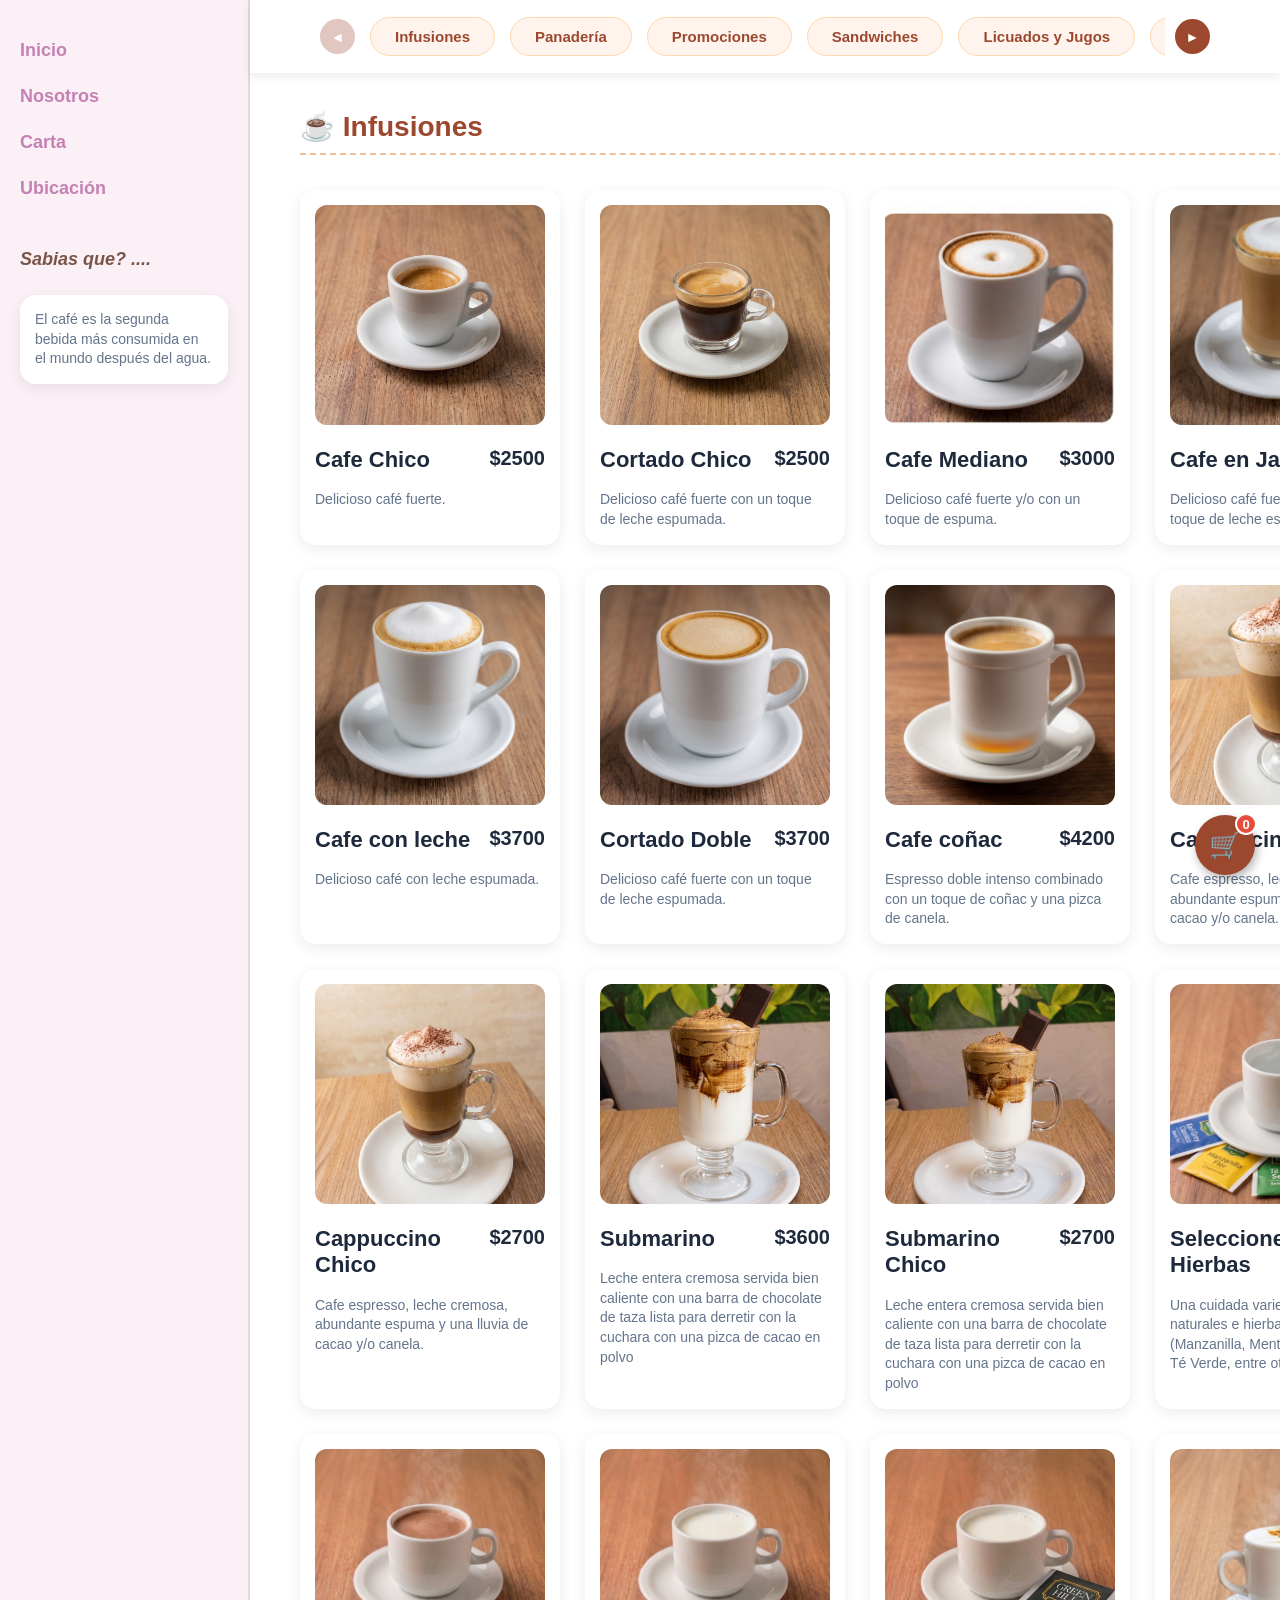
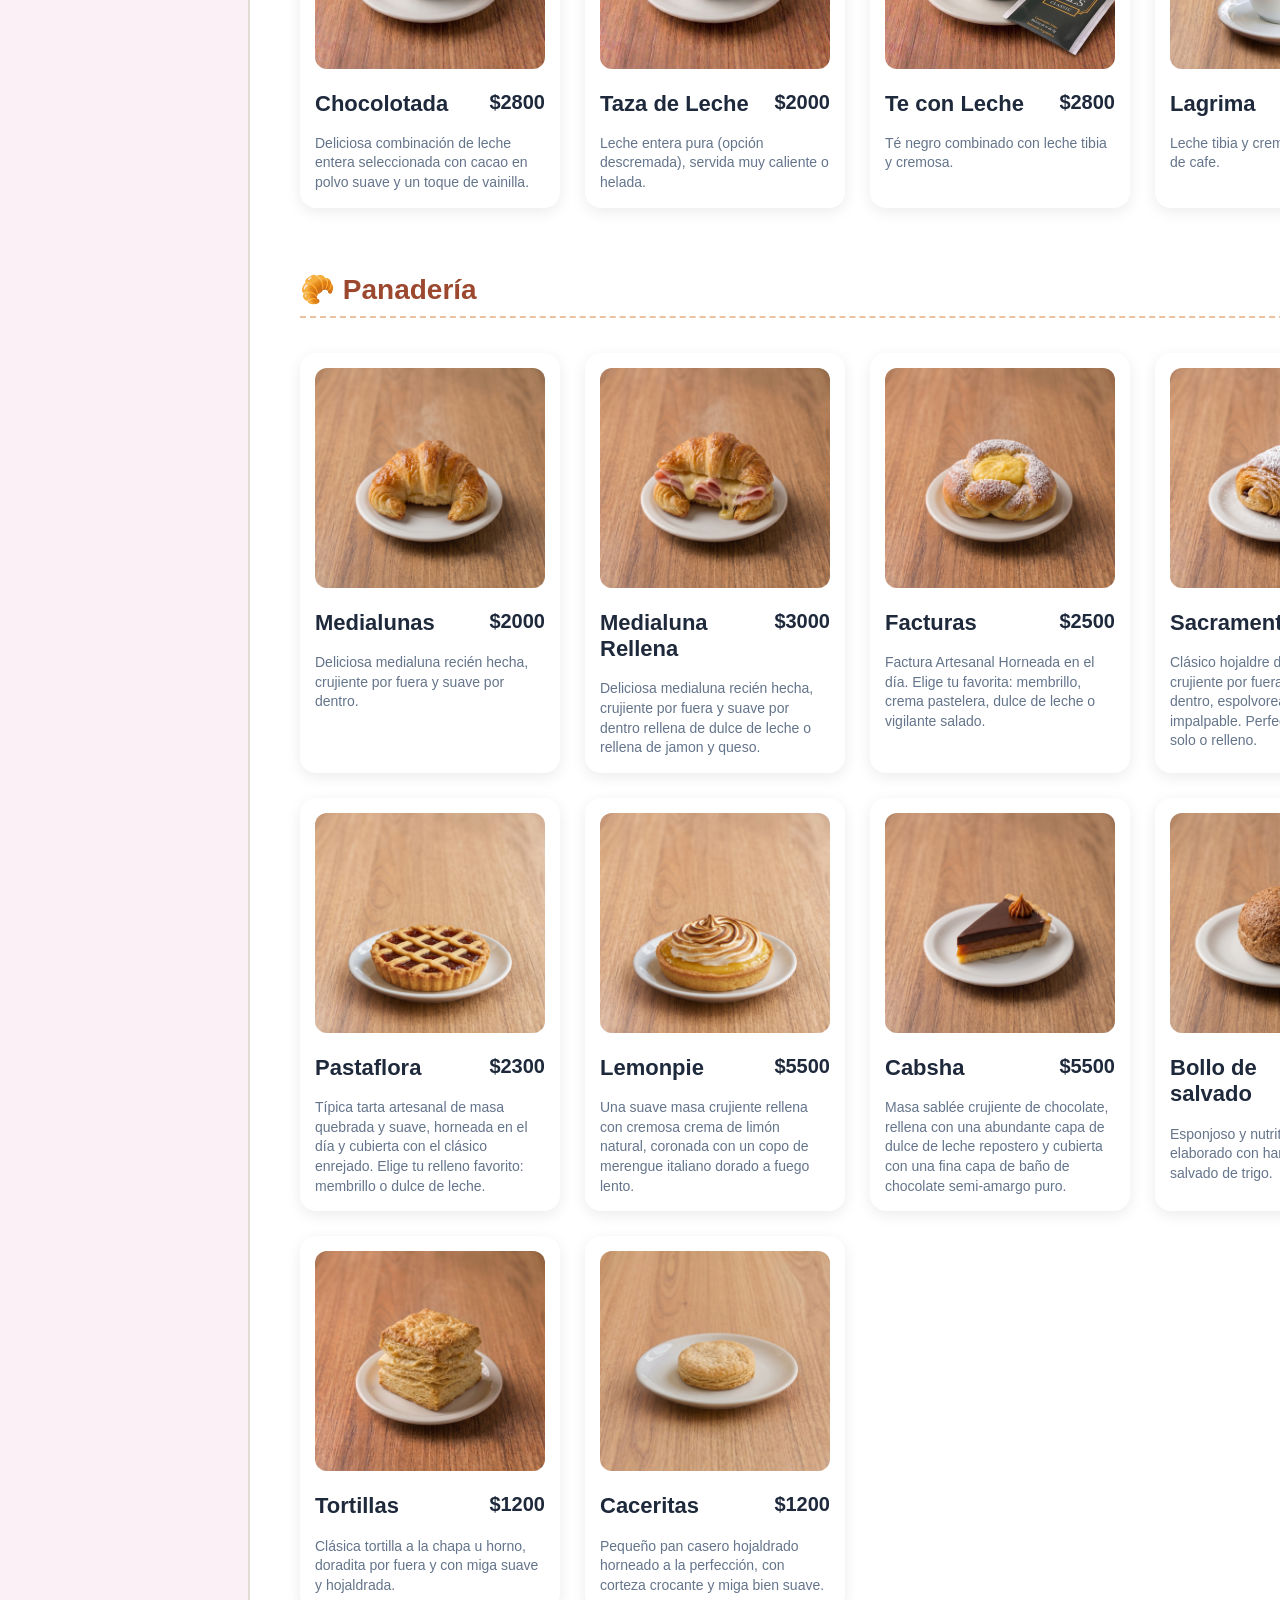
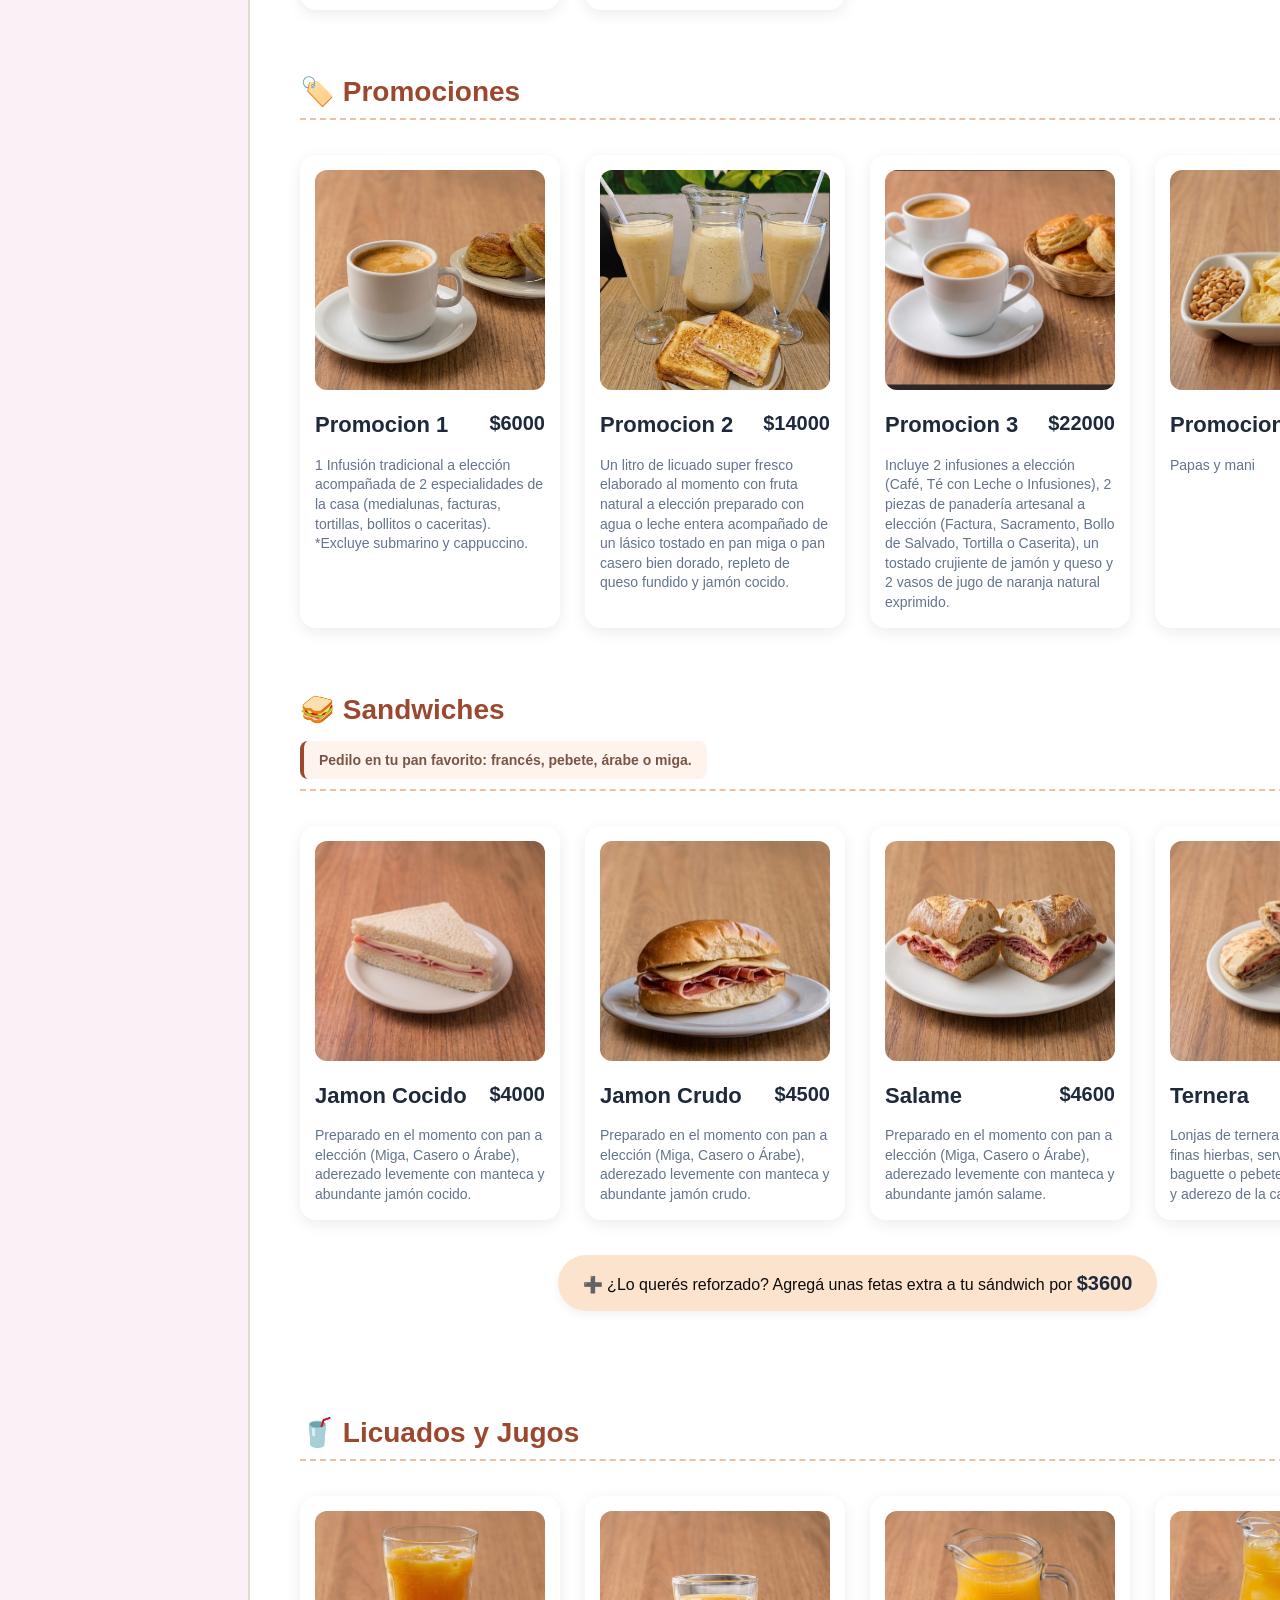
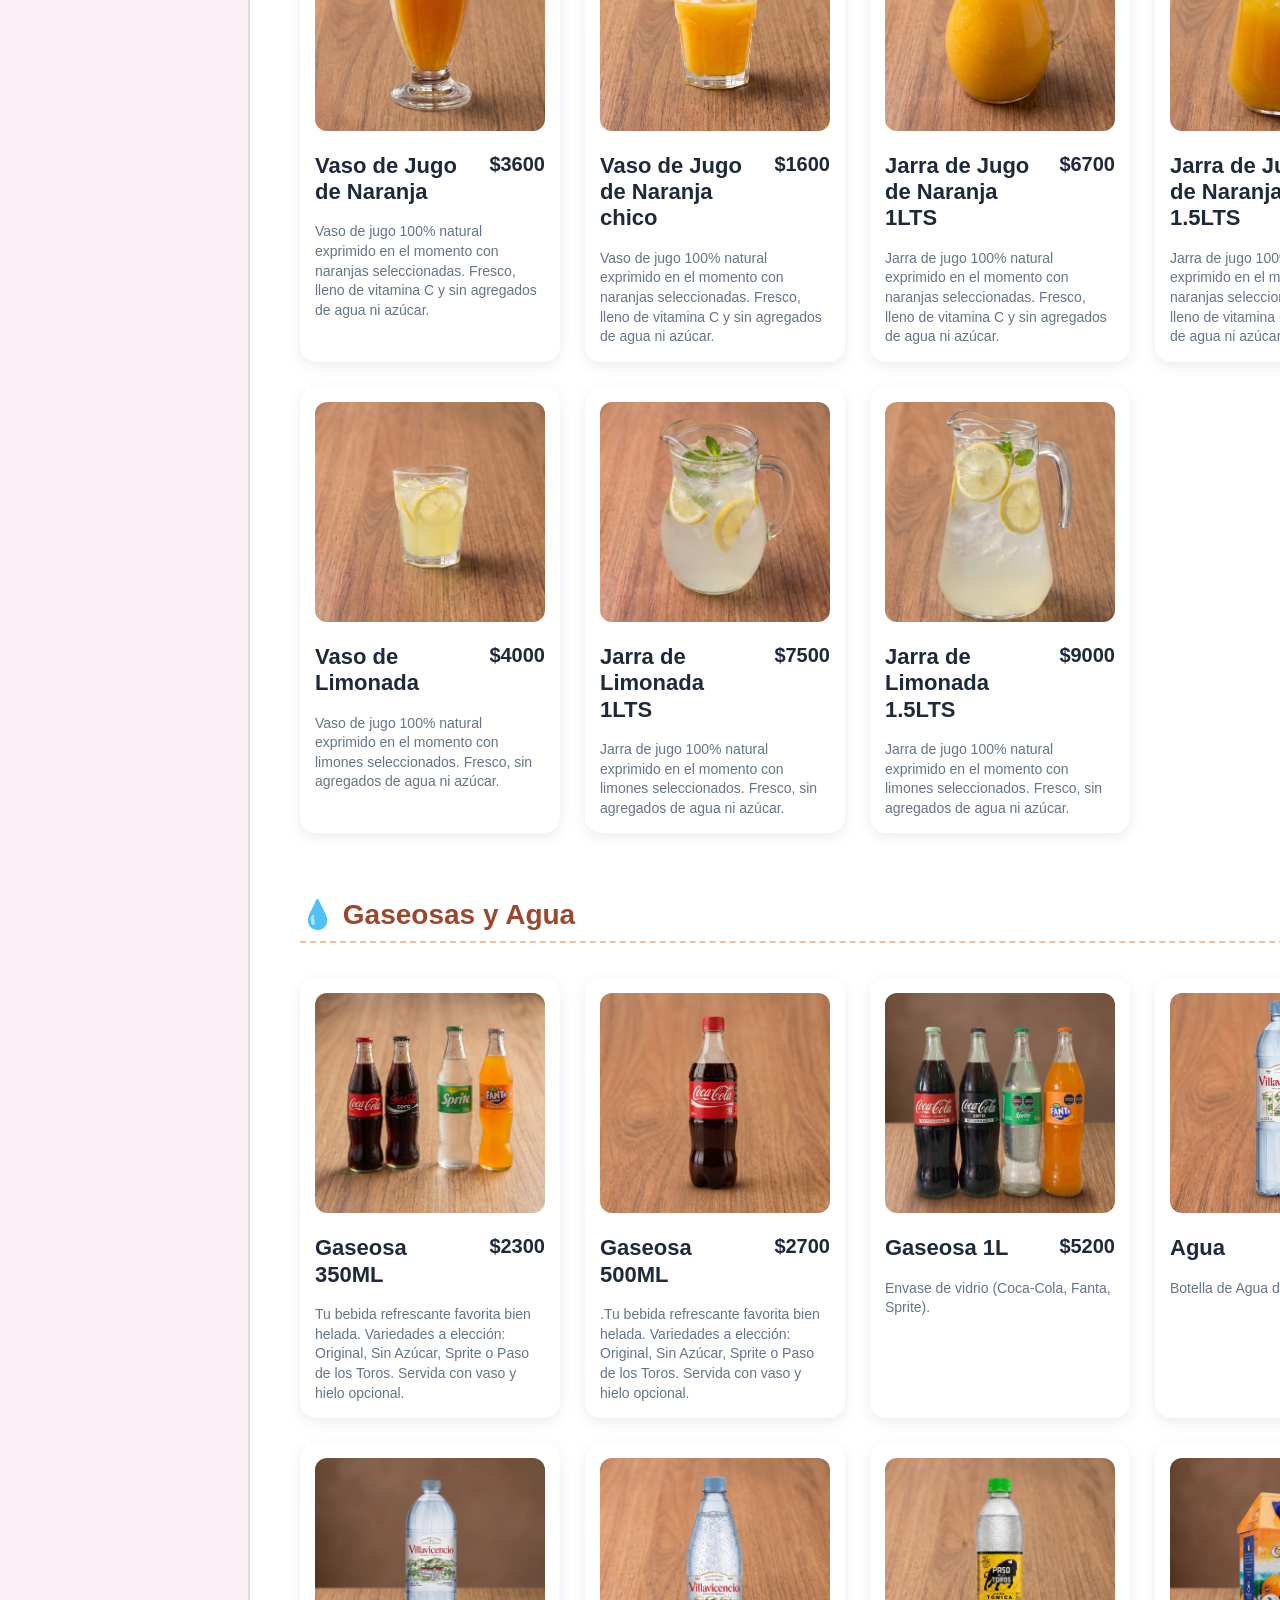
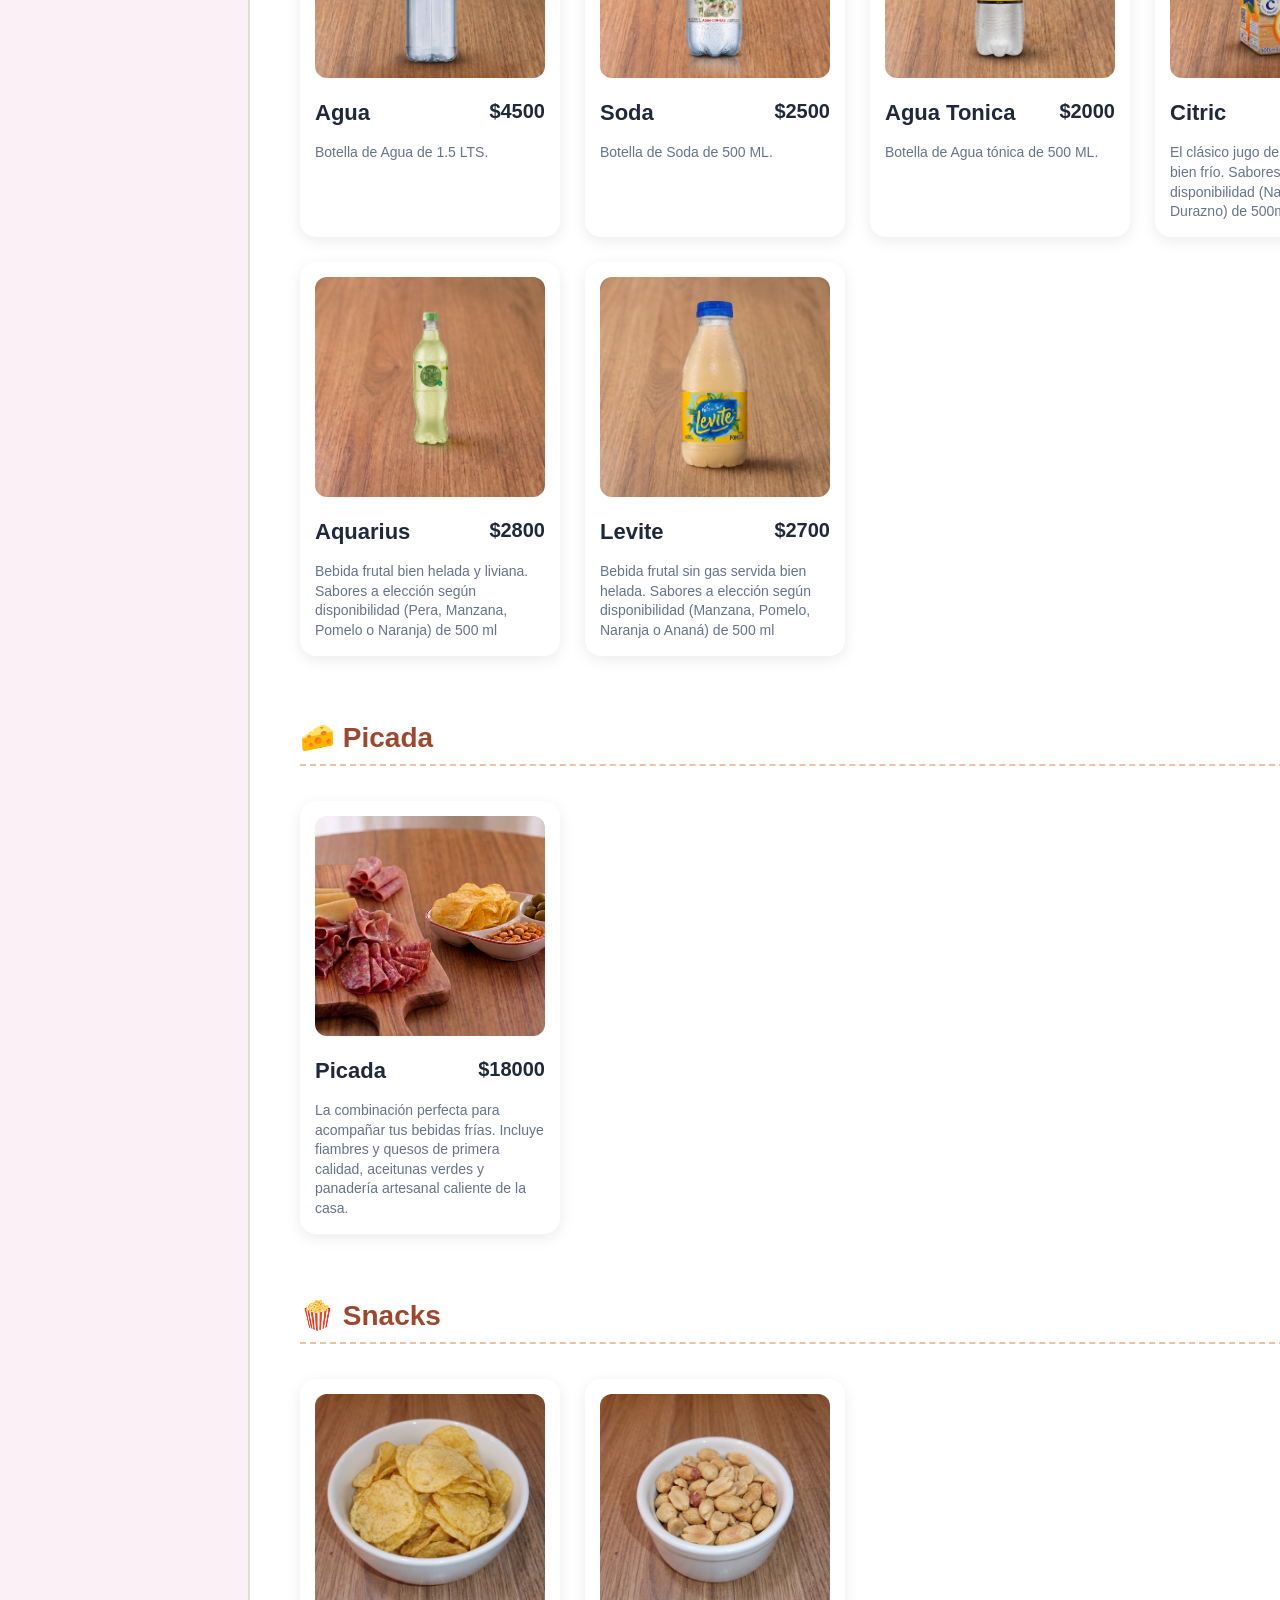
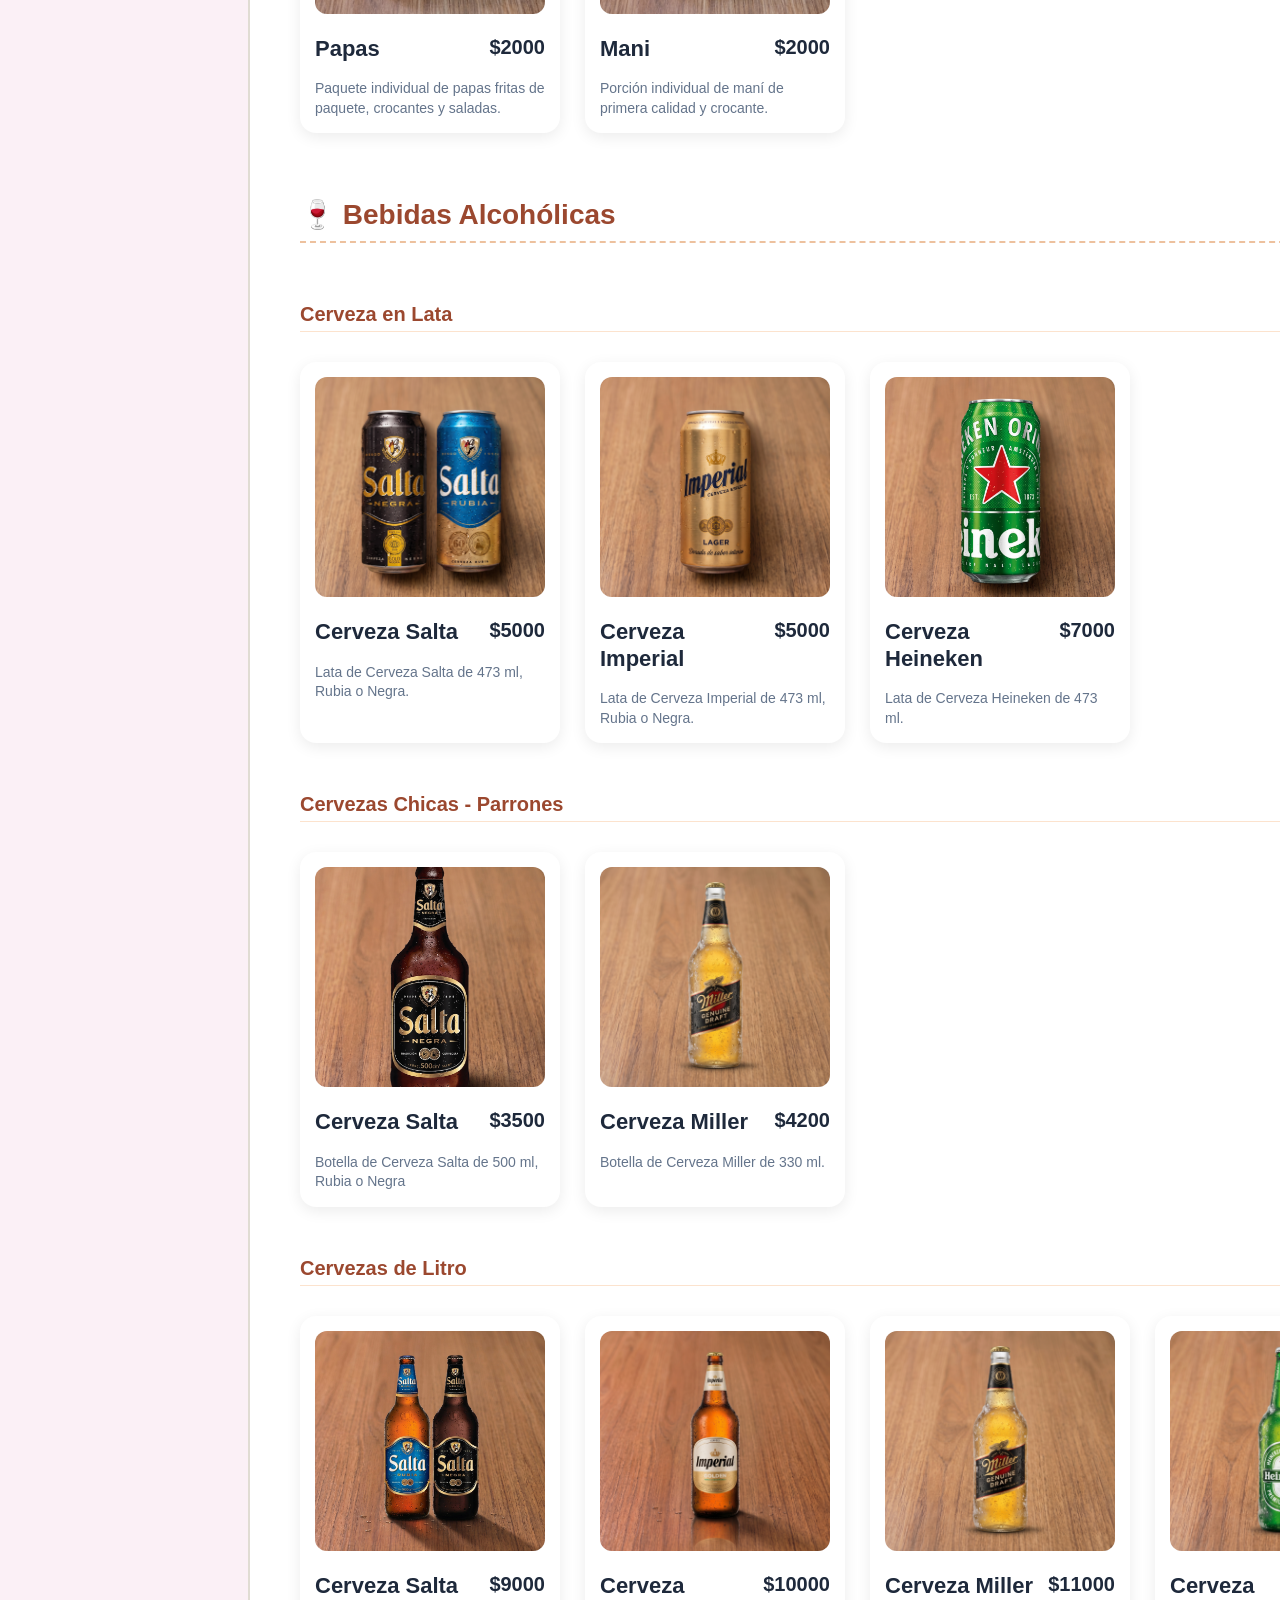
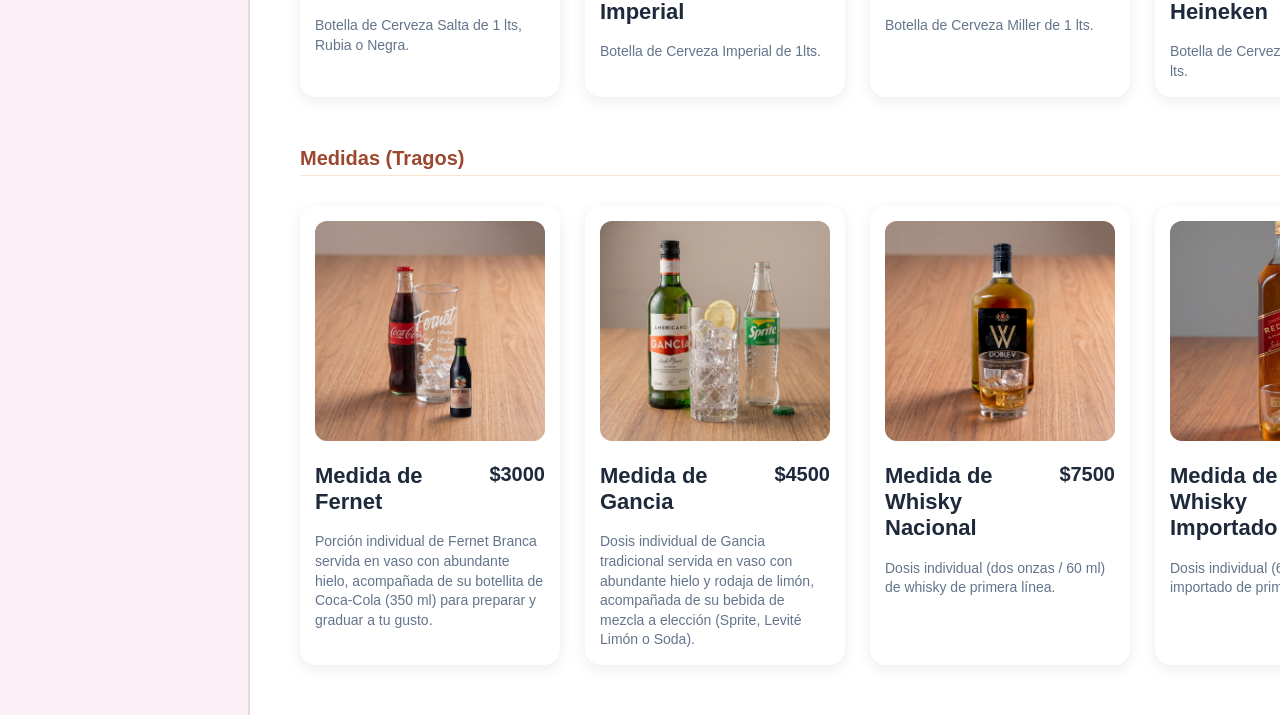
<file: carta.html>
<!DOCTYPE html>
<html lang="es">

<head>
    <meta charset="UTF-8">
    <meta name="viewport" content="width=device-width, initial-scale=1.0">
    <title>Carta - Cafeteria Notables</title>
    <link rel="stylesheet" href="style.css">
</head>

<body>
    <div class="contenedor-principal">
        <nav class="barra-lateral">
            <ul>
                <li><a href="index.html">Inicio</a></li>
                <li><a href="nosotros.html">Nosotros</a></li>
                <li><a href="carta.html">Carta</a></li>
                <li><a href="ubicacion.html">Ubicación</a></li>
            </ul>
            <div class="curiosidades margen-extra"> <!-- catalogo -->
                <h2> Sabias que? ....</h2>
                <div class="cajita">
                    <p id="texto-curiosidad">El café es la segunda bebida más consumida en el mundo después del agua.
                    </p>
                </div>
            </div>
        </nav>
        <main class="contenido-central">
            <div class="contenedor-carrusel">
                <button class="flecha-scroll" id="flecha-izq">◄</button>

                <nav class="menu-categorias" id="menu-categorias">
                    <a href="#infusiones" class="btn-categoria">Infusiones</a>
                    <a href="#panaderia" class="btn-categoria">Panadería</a>
                    <a href="#promociones" class="btn-categoria">Promociones</a>
                    <a href="#sandwiches" class="btn-categoria">Sandwiches</a>
                    <a href="#licuados" class="btn-categoria">Licuados y Jugos</a>
                    <a href="#gaseosas" class="btn-categoria">Gaseosas/Agua</a>
                    <a href="#picada" class="btn-categoria">Picada</a>
                    <a href="#snacks" class="btn-categoria">Snacks</a>
                    <a href="#alcohol" class="btn-categoria">Bebidas Alcohólicas</a>
                </nav>
                <button class="flecha-scroll" id="flecha-der">►</button>
            </div>

            <div class="catalogo-tarjetas" id="inicio-catalogo">

                <!-- CATEGORÍA 1: INFUSIONES -->
                <div class="separador-categoria" id="infusiones">
                    <h2>☕ Infusiones</h2>
                </div>

                <!-- Cafe Chico -->
                <div class="tarjeta" id="infusiones">
                    <img src="Cosas/cafe-chico.webp" alt="Cafe Chico"
                        class="img-producto">
                    <div class="titulo-precio">
                        <h3>Cafe Chico</h3>
                        <span class="precio-tarjetas">$2500</span>
                    </div>
                    <p class="descripcion-producto">Delicioso café fuerte.</p>
                </div>

                <!-- Cortadito -->
                <div class="tarjeta">
                    <img src="Cosas/Cortadito.webp"
                        alt="Cortadito Chico" class="img-producto">
                    <div class="titulo-precio">
                        <h3>Cortado Chico </h3>
                        <span class="precio-tarjetas">$2500</span>
                    </div>
                    <p class="descripcion-producto">Delicioso café fuerte con un toque de leche espumada.</p>
                </div>

                <!-- Cafe Mediano-->
                <div class="tarjeta">
                    <img src="Cosas/cafe-mediano.webp"
                        alt="Cafe Mediano" class="img-producto">
                    <div class="titulo-precio">
                        <h3>Cafe Mediano</h3>
                        <span class="precio-tarjetas">$3000</span>
                    </div>
                    <p class="descripcion-producto">Delicioso café fuerte y/o con un toque de espuma.</p>
                </div>

                <!-- Jarrito -->
                <div class="tarjeta">
                    <img src="Cosas/jarrito.webp" alt="Jarrito"
                        class="img-producto">
                    <div class="titulo-precio">
                        <h3>Cafe en Jarrito</h3>
                        <span class="precio-tarjetas">$3000</span>
                    </div>
                    <p class="descripcion-producto">Delicioso café fuerte y/o con un toque de leche espumada.</p>
                </div>

                <!-- Cafe con Leche-->
                <div class="tarjeta">
                    <img src="Cosas/cafe-leche.webp"
                        alt="Cafe con leche" class="img-producto">
                    <div class="titulo-precio">
                        <h3>Cafe con leche</h3>
                        <span class="precio-tarjetas">$3700</span>
                    </div>
                    <p class="descripcion-producto">Delicioso café con leche espumada.</p>
                </div>

                <!-- Cortado Doble-->
                <div class="tarjeta">
                    <img src="Cosas/cortado-doble.webp"
                        alt="Cortado Doble" class="img-producto">
                    <div class="titulo-precio">
                        <h3>Cortado Doble</h3>
                        <span class="precio-tarjetas">$3700</span>
                    </div>
                    <p class="descripcion-producto">Delicioso café fuerte con un toque de leche espumada.</p>
                </div>

                <!-- Cafe Coniac -->
                <div class="tarjeta">
                    <img src="Cosas/Cafe-coñac.webp" alt="Cafe coñac"
                        class="img-producto">
                    <div class="titulo-precio">
                        <h3>Cafe coñac</h3>
                        <span class="precio-tarjetas">$4200</span>
                    </div>
                    <p class="descripcion-producto"> Espresso doble intenso combinado con un toque de coñac y una
                        pizca de canela. </p>
                </div>

                <!-- Cappcucino-->
                <div class="tarjeta">
                    <img src="Cosas/cappuccino.webp" alt="Cappuccino"
                        class="img-producto">
                    <div class="titulo-precio">
                        <h3>Cappuccino</h3>
                        <span class="precio-tarjetas">$3600</span>
                    </div>
                    <p class="descripcion-producto"> Cafe espresso, leche cremosa, abundante espuma y una lluvia de
                        cacao
                        y/o canela.
                    </p>
                </div>

                <!-- Cappuccino Chico-->
                <div class="tarjeta">
                    <img src="Cosas/cappuccino-chico.webp"
                        alt="Cappuccino Chico" class="img-producto">
                    <div class="titulo-precio">
                        <h3>Cappuccino Chico</h3>
                        <span class="precio-tarjetas">$2700</span>
                    </div>
                    <p class="descripcion-producto">Cafe espresso, leche cremosa, abundante espuma y una lluvia de cacao
                        y/o
                        canela.</p>
                </div>

                <!-- Submarino -->
                <div class="tarjeta">
                    <img src="Cosas/submarino.webp" alt="Submarino"
                        class="img-producto">
                    <div class="titulo-precio">
                        <h3>Submarino</h3>
                        <span class="precio-tarjetas">$3600</span>
                    </div>
                    <p class="descripcion-producto">Leche entera cremosa servida bien caliente con una barra de
                        chocolate de taza lista para derretir con la cuchara con una pizca de cacao en polvo</p>
                </div>

                <!-- Submarino Chico-->
                <div class="tarjeta">
                    <img src="Cosas/submarino-chico.webp"
                        alt="Submarino Chico" class="img-producto">
                    <div class="titulo-precio">
                        <h3>Submarino Chico</h3>
                        <span class="precio-tarjetas">$2700</span>
                    </div>
                    <p class="descripcion-producto">Leche entera cremosa servida bien caliente con una barra de
                        chocolate de taza lista para derretir con la cuchara con una pizca de cacao en polvo</p>
                </div>

                <!-- Mate o Te-->
                <div class="tarjeta">
                    <img src="Cosas/hierbas.webp"
                        alt="Selecciones de Hierbas" class="img-producto">
                    <div class="titulo-precio">
                        <h3>Selecciones de Hierbas</h3>
                        <span class="precio-tarjetas">$2000</span>
                    </div>
                    <p class="descripcion-producto">Una cuidada variedad de hebras naturales e hierbas aromáticas
                        (Manzanilla, Menta, Boldo, Cedrón o Té Verde, entre otras).</p>
                </div>

                <!-- Chocolotada -->
                <div class="tarjeta">
                    <img src="Cosas/chocolotada.webp" alt="Chocolotada"
                        class="img-producto">
                    <div class="titulo-precio">
                        <h3>Chocolotada</h3>
                        <span class="precio-tarjetas">$2800</span>
                    </div>
                    <p class="descripcion-producto">Deliciosa combinación de leche entera seleccionada con cacao en
                        polvo suave y un toque de vainilla.</p>
                </div>

                <!-- Taza de Leche -->
                <div class="tarjeta">
                    <img src="Cosas/taza-leche.webp"
                        alt="Taza de Leche" class="img-producto">
                    <div class="titulo-precio">
                        <h3>Taza de Leche</h3>
                        <span class="precio-tarjetas">$2000</span>
                    </div>
                    <p class="descripcion-producto">Leche entera pura (opción descremada), servida muy caliente o
                        helada.</p>
                </div>

                <!-- Te con Leche -->
                <div class="tarjeta">
                    <img src="Cosas/te-leche.webp" alt="Te con Leche"
                        class="img-producto">
                    <div class="titulo-precio">
                        <h3>Te con Leche</h3>
                        <span class="precio-tarjetas">$2800</span>
                    </div>
                    <p class="descripcion-producto">Té negro combinado con leche tibia y cremosa.</p>
                </div>

                <!-- Lagrima -->
                <div class="tarjeta">
                    <img src="Cosas/lagrima.webp" alt="Lagrima"
                        class="img-producto">
                    <div class="titulo-precio">
                        <h3>Lagrima</h3>
                        <span class="precio-tarjetas">$3400</span>
                    </div>
                    <p class="descripcion-producto">Leche tibia y cremosa con uma gota de cafe.</p>
                </div>

                <!-- CATEGORÍA 2: PANADERIA -->
                <div class="separador-categoria" id="panaderia">
                    <h2>🥐 Panadería</h2>
                </div>

                <!--Medialunas -->
                <div class="tarjeta" id="panaderia">
                    <img src="Cosas/medialuna.webp" alt="Medialuna"
                        class="img-producto">
                    <div class="titulo-precio">
                        <h3>Medialunas</h3>
                        <span class="precio-tarjetas">$2000</span>
                    </div>
                    <p class="descripcion-producto">Deliciosa medialuna recién hecha, crujiente por fuera y suave por
                        dentro.</p>
                </div>

                <!-- Medialunas Rellenas-->
                <div class="tarjeta">
                    <img src="Cosas/medialuna-rellena.webp"
                        alt="Medialuna Rellena" class="img-producto">
                    <div class="titulo-precio">
                        <h3>Medialuna Rellena</h3>
                        <span class="precio-tarjetas">$3000</span>
                    </div>
                    <p class="descripcion-producto">Deliciosa medialuna recién hecha, crujiente por fuera y suave por
                        dentro rellena de dulce de leche o rellena de jamon y queso.</p>
                </div>

                <!-- Facturas -->
                <div class="tarjeta">
                    <img src="Cosas/factura.webp" alt="Factura"
                        class="img-producto">
                    <div class="titulo-precio">
                        <h3>Facturas</h3>
                        <span class="precio-tarjetas">$2500</span>
                    </div>
                    <p class="descripcion-producto">Factura Artesanal
                        Horneada en el día. Elige tu favorita: membrillo, crema
                        pastelera, dulce de leche o vigilante salado.</p>
                </div>

                <!-- Sacramento -->
                <div class="tarjeta">
                    <img src="Cosas/sacramento.webp" alt="Sacramento"
                        class="img-producto">
                    <div class="titulo-precio">
                        <h3>Sacramento</h3>
                        <span class="precio-tarjetas">$3000</span>
                    </div>
                    <p class="descripcion-producto">Clásico hojaldre de manteca, crujiente por fuera y suave por dentro,
                        espolvoreado con azúcar impalpable. Perfecto para disfrutar solo o relleno.</p>
                </div>

                <!-- Pastafloras -->
                <div class="tarjeta">
                    <img src="Cosas/pastaflora.webp" alt="Pastaflora"
                        class="img-producto">
                    <div class="titulo-precio">
                        <h3>Pastaflora</h3>
                        <span class="precio-tarjetas">$2300</span>
                    </div>
                    <p class="descripcion-producto">Típica tarta artesanal de masa quebrada y suave, horneada en el día
                        y cubierta con el clásico enrejado. Elige tu relleno favorito: membrillo o dulce de leche.</p>
                </div>

                <!-- Lemonpie -->
                <div class="tarjeta">
                    <img src="Cosas/lemonpie.webp" alt="Lemonpie"
                        class="img-producto">
                    <div class="titulo-precio">
                        <h3>Lemonpie</h3>
                        <span class="precio-tarjetas">$5500</span>
                    </div>
                    <p class="descripcion-producto">Una suave masa crujiente rellena con cremosa crema de limón natural,
                        coronada con un copo de merengue italiano dorado a fuego lento.</p>
                </div>

                <!-- Cabsha -->
                <div class="tarjeta">
                    <img src="Cosas/cabsha.webp" alt="Cabsha"
                        class="img-producto">
                    <div class="titulo-precio">
                        <h3>Cabsha</h3>
                        <span class="precio-tarjetas">$5500</span>
                    </div>
                    <p class="descripcion-producto">Masa sablée crujiente de chocolate, rellena con una abundante capa
                        de dulce de leche repostero y cubierta con una fina capa de baño de chocolate semi-amargo puro.
                    </p>
                </div>

                <!-- Bollo de salvado -->
                <div class="tarjeta">
                    <img src="Cosas/bollito.webp"
                        alt="Bollo de salvado" class="img-producto">
                    <div class="titulo-precio">
                        <h3>Bollo de salvado</h3>
                        <span class="precio-tarjetas">$1200</span>
                    </div>
                    <p class="descripcion-producto">Esponjoso y nutritivo pan artesanal elaborado con harina integral y
                        salvado de trigo.</p>
                </div>

                <!-- Tortillas -->
                <div class="tarjeta">
                    <img src="Cosas/Tortilla.webp" alt="Tortillas"
                        class="img-producto">
                    <div class="titulo-precio">
                        <h3>Tortillas</h3>
                        <span class="precio-tarjetas">$1200</span>
                    </div>
                    <p class="descripcion-producto">Clásica tortilla a la chapa u horno, doradita por fuera y con miga
                        suave y hojaldrada.</p>
                </div>
                <!-- Caceritas -->
                <div class="tarjeta">
                    <img src="Cosas/Caserita.webp" alt="caceritas"
                    class="img-producto">
                    <div class="titulo-precio">
                        <h3>Caceritas</h3>
                        <span class="precio-tarjetas">$1200</span>
                    </div>
                    <p class="descripcion-producto">Pequeño pan casero hojaldrado horneado a la perfección, con corteza
                        crocante y miga bien suave.</p>
                </div>

                <!-- CATEGORÍA 3: PROMOCIONES -->
                <div class="separador-categoria" id="promociones">
                    <h2>🏷️ Promociones</h2>
                </div>
                <!-- Desayuno o Merienda Clásico -->
                <div class="tarjeta" id="promociones">
                    <img src="Cosas/promo1.webp" alt="Promo 1 "
                        class="img-producto">
                    <div class="titulo-precio">
                        <h3>Promocion 1</h3>
                        <span class="precio-tarjetas">$6000</span>
                    </div>
                    <p class="descripcion-producto">1 Infusión tradicional a elección acompañada de 2 especialidades de
                        la casa (medialunas,
                        facturas, tortillas, bollitos o caceritas).

                        *Excluye submarino y cappuccino.</p>
                </div>

                <!-- Licuado Jarra 1 lts y tostados -->
                <div class="tarjeta">
                    <img src="Cosas/promo2.webp" alt="Promo 2"
                        class="img-producto">
                    <div class="titulo-precio">
                        <h3>Promocion 2</h3>
                        <span class="precio-tarjetas">$14000</span>
                    </div>
                    <p class="descripcion-producto">Un litro de licuado super fresco elaborado al momento con fruta
                        natural a elección preparado con agua o leche entera acompañado de un lásico tostado en pan miga
                        o pan casero bien dorado, repleto de queso fundido y jamón cocido.</p>
                </div>

                <!-- Para 2-->
                <div class="tarjeta">
                    <img src="Cosas/promo3.webp" alt="Promo 3"
                        class="img-producto">
                    <div class="titulo-precio">
                        <h3>Promocion 3</h3>
                        <span class="precio-tarjetas">$22000</span>
                    </div>
                    <p class="descripcion-producto">Incluye 2 infusiones a elección (Café, Té con Leche o Infusiones), 2
                        piezas de panadería artesanal a elección (Factura, Sacramento, Bollo de Salvado, Tortilla o
                        Caserita), un tostado crujiente de jamón y queso y 2 vasos de jugo de naranja natural exprimido.
                    </p>
                </div>

                <!-- Entre Amigos -->
                <div class="tarjeta">
                    <img src="Cosas/promo4.webp" alt="Promo 4"
                        class="img-producto">
                    <div class="titulo-precio">
                        <h3>Promocion 4</h3>
                        <span class="precio-tarjetas">$2.50</span>
                    </div>
                    <p class="descripcion-producto">Papas y mani</p>
                </div>

                <!-- CATEGORÍA 4: SANDWICHES -->
                <div class="separador-categoria" id="sandwiches">
                    <h2>🥪 Sandwiches</h2>
                    <p class="subtitulo-categoria">Pedilo en tu pan favorito: francés, pebete, árabe o miga.</p>
                </div>
                <!-- Jamon Cocido-->
                <div class="tarjeta" id="sandwiches">
                    <img src="Cosas/jamon.webp" alt="Jamon Cocido"
                        class="img-producto">
                    <div class="titulo-precio">
                        <h3>Jamon Cocido</h3>
                        <span class="precio-tarjetas">$4000</span>
                    </div>
                    <p class="descripcion-producto">Preparado en el momento con pan a elección (Miga, Casero o Árabe),
                        aderezado levemente con manteca y abundante jamón cocido.</p>
                </div>

                <!-- Jamon Crudo -->
                <div class="tarjeta">
                    <img src="Cosas/jamon-crudo.webp" alt="Jamon Crudo"
                        class="img-producto">
                    <div class="titulo-precio">
                        <h3>Jamon Crudo</h3>
                        <span class="precio-tarjetas">$4500</span>
                    </div>
                    <p class="descripcion-producto">Preparado en el momento con pan a elección (Miga, Casero o Árabe),
                        aderezado levemente con manteca y abundante jamón crudo.</p>
                </div>

                <!-- Salame -->
                <div class="tarjeta">
                    <img src="Cosas/salame.webp" alt="Salame"
                        class="img-producto">
                    <div class="titulo-precio">
                        <h3>Salame</h3>
                        <span class="precio-tarjetas">$4600</span>
                    </div>
                    <p class="descripcion-producto">Preparado en el momento con pan a elección (Miga, Casero o Árabe),
                        aderezado levemente con manteca y abundante jamón salame.</p>
                </div>

                <!-- Ternera  -->
                <div class="tarjeta">
                    <img src="Cosas/ternera.webp" alt="Ternera"
                        class="img-producto">
                    <div class="titulo-precio">
                        <h3>Ternera</h3>
                        <span class="precio-tarjetas">$3600</span>
                    </div>
                    <p class="descripcion-producto">Lonjas de ternera maceradas con finas hierbas, servidas en pan
                        baguette o pebete artesanal, tomate y aderezo de la casa.</p>
                </div>
                <p class="nota-categoria">➕ ¿Lo querés reforzado? Agregá unas fetas extra a tu sándwich por <span
                        class="precio-tarjetas">$3600</span></p>

                <!-- CATEGORÍA 5: LICUADOS Y JUGOS -->
                <div class="separador-categoria" id="licuados">
                    <h2>🥤 Licuados y Jugos</h2>
                </div>

                <!--Jugo de Naranja-->
                <div class="tarjeta" id="licuados">
                    <img src="Cosas/jugo-naranja.webp"
                        alt="Vaso de Jugo de Naranja" class="img-producto">
                    <div class="titulo-precio">
                        <h3>Vaso de Jugo de Naranja</h3>
                        <span class="precio-tarjetas">$3600</span>
                    </div>
                    <p class="descripcion-producto">Vaso de jugo 100% natural exprimido en el momento con naranjas
                        seleccionadas. Fresco, lleno de vitamina C y sin agregados de agua ni azúcar.</p>
                </div>

                <!-- Jugo de naranja chico -->
                <div class="tarjeta">
                    <img src="Cosas/jugo-chico.webp"
                        alt="Vaso de Jugo de Naranja chico" class="img-producto">
                    <div class="titulo-precio">
                        <h3>Vaso de Jugo de Naranja chico</h3>
                        <span class="precio-tarjetas">$1600</span>
                    </div>
                    <p class="descripcion-producto">Vaso de jugo 100% natural exprimido en el momento con naranjas
                        seleccionadas. Fresco, lleno de vitamina C y sin agregados de agua ni azúcar.</p>
                </div>

                <!-- Jarra de Jugo de Naranja 1LTS -->
                <div class="tarjeta">
                    <img src="Cosas/jarra-naranja.webp"
                        alt="Jarra de Jugo de Naranja" class="img-producto">
                    <div class="titulo-precio">
                        <h3>Jarra de Jugo de Naranja 1LTS</h3>
                        <span class="precio-tarjetas">$6700</span>
                    </div>
                    <p class="descripcion-producto">Jarra de jugo 100% natural exprimido en el momento con naranjas
                        seleccionadas. Fresco, lleno de vitamina C y sin agregados de agua ni azúcar.</p>
                </div>

                <!-- Jarra de Jugo de Naranja 1.5LTS -->
                <div class="tarjeta">
                    <img src="Cosas/jarra-naranja2.webp"
                        alt="Jarra de Jugo de Naranja 1.5LTS" class="img-producto">
                    <div class="titulo-precio">
                        <h3>Jarra de Jugo de Naranja 1.5LTS</h3>
                        <span class="precio-tarjetas">$8000</span>
                    </div>
                    <p class="descripcion-producto">Jarra de jugo 100% natural exprimido en el momento con naranjas
                        seleccionadas. Fresco, lleno de vitamina C y sin agregados de agua ni azúcar.</p>
                </div>

                <!-- Vaso de Limonada -->
                <div class="tarjeta">
                    <img src="Cosas/limonada.webp"
                        alt="Vaso de Limonada" class="img-producto">
                    <div class="titulo-precio">
                        <h3>Vaso de Limonada</h3>
                        <span class="precio-tarjetas">$4000</span>
                    </div>
                    <p class="descripcion-producto">Vaso de jugo 100% natural exprimido en el momento con limones
                        seleccionados. Fresco, sin agregados de agua ni azúcar.</p>
                </div>

                <!-- Jarra de Limonada 1LTS -->
                <div class="tarjeta">
                    <img src="Cosas/jarra-limonada.webp"
                        alt="Jarra de Limonada 1LTS" class="img-producto">
                    <div class="titulo-precio">
                        <h3>Jarra de Limonada 1LTS</h3>
                        <span class="precio-tarjetas">$7500</span>
                    </div>
                    <p class="descripcion-producto">Jarra de jugo 100% natural exprimido en el momento con limones
                        seleccionados. Fresco, sin agregados de agua ni azúcar.</p>
                </div>

                <!-- Jarra de Limonada 1.5LTS -->
                <div class="tarjeta">
                    <img src="Cosas/jarra-limonada2.webp"
                        alt="Jarra de Limonada 1.5LTS" class="img-producto">
                    <div class="titulo-precio">
                        <h3>Jarra de Limonada 1.5LTS</h3>
                        <span class="precio-tarjetas">$9000</span>
                    </div>
                    <p class="descripcion-producto">Jarra de jugo 100% natural exprimido en el momento con limones
                        seleccionados. Fresco, sin agregados de agua ni azúcar.</p>
                </div>

                <!-- CATEGORÍA 6: GASEOSAS Y AGUA -->
                <div class="separador-categoria" id="gaseosas">
                    <h2>💧 Gaseosas y Agua</h2>
                </div>

                <!--Gaseosa 350ML-->
                <div class="tarjeta" id="gaseosas">
                    <img src="Cosas/gaseosa-350ml.webp"
                        alt="Gaseosa 350ML" class="img-producto">
                    <div class="titulo-precio">
                        <h3>Gaseosa 350ML</h3>
                        <span class="precio-tarjetas">$2300</span>
                    </div>
                    <p class="descripcion-producto">Tu bebida refrescante favorita bien helada. Variedades a elección:
                        Original, Sin Azúcar, Sprite o Paso de los Toros. Servida con vaso y hielo opcional.</p>
                </div>

                <!-- Gaseosa 500ML -->
                <div class="tarjeta">
                    <img src="Cosas/gaseosa-500ml.webp"
                        alt="Gaseosa 500ML" class="img-producto">
                    <div class="titulo-precio">
                        <h3>Gaseosa 500ML</h3>
                        <span class="precio-tarjetas">$2700</span>
                    </div>
                    <p class="descripcion-producto">.Tu bebida refrescante favorita bien helada. Variedades a elección:
                        Original, Sin Azúcar, Sprite o Paso de los Toros. Servida con vaso y hielo opcional.</p>
                </div>

                <!-- Gaseosa 1L -->
                <div class="tarjeta">
                    <img src="Cosas/gaseosa-1l.webp" alt="Gaseosa 1L"
                        class="img-producto">
                    <div class="titulo-precio">
                        <h3>Gaseosa 1L</h3>
                        <span class="precio-tarjetas">$5200</span>
                    </div>
                    <p class="descripcion-producto">Envase de vidrio (Coca-Cola, Fanta, Sprite).</p>
                </div>

                <!-- Agua 500ML -->
                <div class="tarjeta">
                    <img src="Cosas/agua-500ml.webp" alt="Agua 500ML"
                        class="img-producto">
                    <div class="titulo-precio">
                        <h3>Agua</h3>
                        <span class="precio-tarjetas">$2500</span>
                    </div>
                    <p class="descripcion-producto">Botella de Agua de 500 ML.</p>
                </div>

                <!-- Agua 1.5 LTS -->
                <div class="tarjeta">
                    <img src="Cosas/agua-15l.webp" alt="Agua 1.5 LTS"
                        class="img-producto">
                    <div class="titulo-precio">
                        <h3>Agua</h3>
                        <span class="precio-tarjetas">$4500</span>
                    </div>
                    <p class="descripcion-producto">Botella de Agua de 1.5 LTS.</p>
                </div>

                <!-- Soda 500 ML -->
                <div class="tarjeta">
                    <img src="Cosas/soda-500ml.webp" alt="Soda 500 ML"
                        class="img-producto">
                    <div class="titulo-precio">
                        <h3>Soda</h3>
                        <span class="precio-tarjetas">$2500</span>
                    </div>
                    <p class="descripcion-producto">Botella de Soda de 500 ML.</p>
                </div>

                <!-- Agua Tonica 500ML -->
                <div class="tarjeta">
                    <img src="Cosas/tonica-500ml.webp"
                        alt="Agua Tonica 500ML" class="img-producto">
                    <div class="titulo-precio">
                        <h3>Agua Tonica</h3>
                        <span class="precio-tarjetas">$2000</span>
                    </div>
                    <p class="descripcion-producto">Botella de Agua tónica de 500 ML.</p>
                </div>

                <!-- Citric 500  -->
                <div class="tarjeta">
                    <img src="Cosas/citric-500ml.webp"
                        alt="Citric 500 ML" class="img-producto">
                    <div class="titulo-precio">
                        <h3>Citric </h3>
                        <span class="precio-tarjetas">$4000</span>
                    </div>
                    <p class="descripcion-producto"> El clásico jugo de fruta embotellado bien frío. Sabores a elección
                        según disponibilidad (Naranja, Pomelo o Durazno) de 500ml.</p>
                </div>

                <!--Acuarius -->
                <div class="tarjeta">
                    <img src="Cosas/acuarius-500ml.webp"
                        alt="Acuarius 500ML" class="img-producto">
                    <div class="titulo-precio">
                        <h3>Aquarius </h3>
                        <span class="precio-tarjetas">$2800</span>
                    </div>
                    <p class="descripcion-producto">Bebida frutal bien helada y liviana. Sabores a elección según
                        disponibilidad (Pera, Manzana, Pomelo o Naranja) de 500 ml</p>
                </div>

                <!-- Levite 500ML -->
                <div class="tarjeta">
                    <img src="Cosas/levite-500ml.webp"
                        alt="Levite 500ML" class="img-producto">
                    <div class="titulo-precio">
                        <h3>Levite </h3>
                        <span class="precio-tarjetas">$2700</span>
                    </div>
                    <p class="descripcion-producto">Bebida frutal sin gas servida bien helada. Sabores a elección según
                        disponibilidad (Manzana, Pomelo, Naranja o Ananá) de 500 ml</p>
                </div>

                <!-- CATEGORÍA 7: PICADAS Y SNACKS -->
                <div class="separador-categoria" id="picada">
                    <h2>🧀 Picada</h2>
                </div>

                <!-- Picada -->
                <div class="tarjeta" id="picada">
                    <img src="Cosas/picada.webp" alt="Picada"
                        class="img-producto">
                    <div class="titulo-precio">
                        <h3>Picada</h3>
                        <span class="precio-tarjetas">$18000</span>
                    </div>
                    <p class="descripcion-producto">La combinación perfecta para acompañar tus bebidas frías. Incluye
                        fiambres y quesos de primera calidad, aceitunas verdes y panadería artesanal caliente de la
                        casa.</p>
                </div>

                <!-- CATEGORÍA 8: SNACKS -->
                <div class="separador-categoria" id="snacks">
                    <h2>🍿 Snacks</h2>
                </div>

                <!-- Papas -->
                <div class="tarjeta" id="snacks">
                    <img src="Cosas/papas.webp" alt="Papas"
                        class="img-producto">
                    <div class="titulo-precio">
                        <h3>Papas</h3>
                        <span class="precio-tarjetas">$2000</span>
                    </div>
                    <p class="descripcion-producto">Paquete individual de papas fritas de paquete, crocantes y saladas.
                    </p>
                </div>

                <!-- Mani -->
                <div class="tarjeta">
                    <img src="Cosas/mani.webp" alt="Mani"
                        class="img-producto">
                    <div class="titulo-precio">
                        <h3>Mani</h3>
                        <span class="precio-tarjetas">$2000</span>
                    </div>
                    <p class="descripcion-producto">Porción individual de maní de primera calidad y crocante.</p>
                </div>

                <!-- CATEGORÍA 9: BEBIDAS ALCOHÓLICAS -->
                <div class="separador-categoria" id="alcohol">
                    <h2>🍷 Bebidas Alcohólicas</h2>
                </div>
                <div class="sub-categoria" id="alcohol">
                    <h2>Cerveza en Lata</h2>
                </div>

                <!-- Cerveza Salta 473 ML -->
                <!-- AQUI FIJESE ESTE EJEMPLO AMOR-->
                <div class="tarjeta" id="alcohol">
                    <img src="Cosas/cerveza473ml.webp"
                        alt="Cerveza Salta" class="img-producto">
                    <div class="titulo-precio">
                        <h3>Cerveza Salta </h3>
                        <span class="precio-tarjetas">$5000</span>
                    </div>
                    <p class="descripcion-producto">Lata de Cerveza Salta de 473 ml, Rubia o Negra.</p>
                </div>

                <!-- Cerveza Imperial -->
                <div class="tarjeta">
                    <img src="Cosas/imperial-473ml.webp"
                        alt="Cerveza Imperial" class="img-producto">
                    <div class="titulo-precio">
                        <h3>Cerveza Imperial</h3>
                        <span class="precio-tarjetas">$5000</span>
                    </div>
                    <p class="descripcion-producto">Lata de Cerveza Imperial de 473 ml, Rubia o Negra.</p>
                </div>

                <!-- Cerveza Heineken -->
                <div class="tarjeta">
                    <img src="Cosas/heineken-473ml.webp"
                        alt="Cerveza Heineken" class="img-producto">
                    <div class="titulo-precio">
                        <h3>Cerveza Heineken</h3>
                        <span class="precio-tarjetas">$7000</span>
                    </div>
                    <p class="descripcion-producto">Lata de Cerveza Heineken de 473 ml.</p>
                </div>
                <div class="sub-categoria" id="alcohol">
                    <h2>Cervezas Chicas - Parrones</h2>
                </div>

                <!-- Cerveza Salta -->
                <div class="tarjeta">
                    <img src="Cosas/salta-parron.webp"
                        alt="Cerveza Salta" class="img-producto">
                    <div class="titulo-precio">
                        <h3>Cerveza Salta</h3>
                        <span class="precio-tarjetas">$3500</span>
                    </div>
                    <p class="descripcion-producto">Botella de Cerveza Salta de 500 ml, Rubia o Negra</p>
                </div>

                <!-- Cerveza Miller -->
                <div class="tarjeta">
                    <img src="Cosas/miller-porron.webp"
                        alt="Cerveza Miller" class="img-producto">
                    <div class="titulo-precio">
                        <h3>Cerveza Miller</h3>
                        <span class="precio-tarjetas">$4200</span>
                    </div>
                    <p class="descripcion-producto">Botella de Cerveza Miller de 330 ml.</p>
                </div>

                <div class="sub-categoria" id="alcohol">
                    <h2>Cervezas de Litro</h2>
                </div>

                <!-- Cerveza Salta -->
                <div class="tarjeta">
                    <img src="Cosas/salta1l.webp" alt="Cerveza Salta"
                        class="img-producto">
                    <div class="titulo-precio">
                        <h3>Cerveza Salta</h3>
                        <span class="precio-tarjetas">$9000</span>
                    </div>
                    <p class="descripcion-producto">Botella de Cerveza Salta de 1 lts, Rubia o Negra.</p>
                </div>

                <!-- Cerveza Imperial -->
                <div class="tarjeta">
                    <img src="Cosas/imperial1l.webp"
                        alt="Cerveza Imperial" class="img-producto">
                    <div class="titulo-precio">
                        <h3>Cerveza Imperial</h3>
                        <span class="precio-tarjetas">$10000</span>
                    </div>
                    <p class="descripcion-producto">Botella de Cerveza Imperial de 1lts.</p>
                </div>

                <!-- Cerveza Miller -->
                <div class="tarjeta">
                    <img src="Cosas/miller1l.webp" alt="Cerveza Miller"
                        class="img-producto">
                    <div class="titulo-precio">
                        <h3>Cerveza Miller</h3>
                        <span class="precio-tarjetas">$11000</span>
                    </div>
                    <p class="descripcion-producto">Botella de Cerveza Miller de 1 lts.</p>
                </div>

                <!-- Cerveza Heineken -->
                <div class="tarjeta">
                    <img src="Cosas/heineken1l.webp"
                        alt="Cerveza Heineken" class="img-producto">
                    <div class="titulo-precio">
                        <h3>Cerveza Heineken</h3>
                        <span class="precio-tarjetas">$12000</span>
                    </div>
                    <p class="descripcion-producto">Botella de Cerveza Heineken de 1 lts.</p>
                </div>

                <div class="sub-categoria" id="alcohol">
                    <h2>Medidas (Tragos)</h2>
                </div>

                <!-- Medida de Fernet -->
                <div class="tarjeta">
                    <img src="Cosas/medida-fernet.webp"
                        alt="Medida de Fernet" class="img-producto">
                    <div class="titulo-precio">
                        <h3>Medida de Fernet</h3>
                        <span class="precio-tarjetas">$3000</span>
                    </div>
                    <p class="descripcion-producto">Porción individual de Fernet Branca servida en vaso con abundante
                        hielo, acompañada de su botellita de Coca-Cola (350 ml) para preparar y graduar a tu gusto.</p>
                </div>

                <!-- Medida de Gancia -->
                <div class="tarjeta">
                    <img src="Cosas/gancia.webp" alt="Medida de Gancia"
                        class="img-producto">
                    <div class="titulo-precio">
                        <h3>Medida de Gancia</h3>
                        <span class="precio-tarjetas">$4500</span>
                    </div>
                    <p class="descripcion-producto">Dosis individual de Gancia tradicional servida en vaso con abundante
                        hielo y rodaja de limón, acompañada de su bebida de mezcla a elección (Sprite, Levité Limón o
                        Soda).</p>
                </div>

                <!-- Medida de Whisky Nacional -->
                <div class="tarjeta">
                    <img src="Cosas/whisky-nacional.webp"
                        alt="Medida de Whisky Nacional" class="img-producto">
                    <div class="titulo-precio">
                        <h3>Medida de Whisky Nacional</h3>
                        <span class="precio-tarjetas">$7500</span>
                    </div>
                    <p class="descripcion-producto">Dosis individual (dos onzas / 60 ml) de whisky de primera línea.</p>
                </div>

                <!-- Medida de Whisky Importado -->
                <div class="tarjeta">
                    <img src="Cosas/whisky-importado.webp"
                        alt="Medida de Whisky Importado" class="img-producto">
                    <div class="titulo-precio">
                        <h3>Medida de Whisky Importado</h3>
                        <span class="precio-tarjetas">$9500</span>
                    </div>
                    <p class="descripcion-producto">Dosis individual (60 ml) de whisky importado de primera calidad.</p>
                </div>
            </div>
        </main>
        <!-- Botón flotante del carrito en la esquina inferior derecha -->
        <div class="contenedor-carrito">
            <a href="carrito.html" class="icono-carrito" title="Ver mi pedido">
                🛒
                <span id="contador-carrito">0</span>
            </a>
        </div>
    </div>
    <script src="script.js"></script>
</body>

</html>
</file>
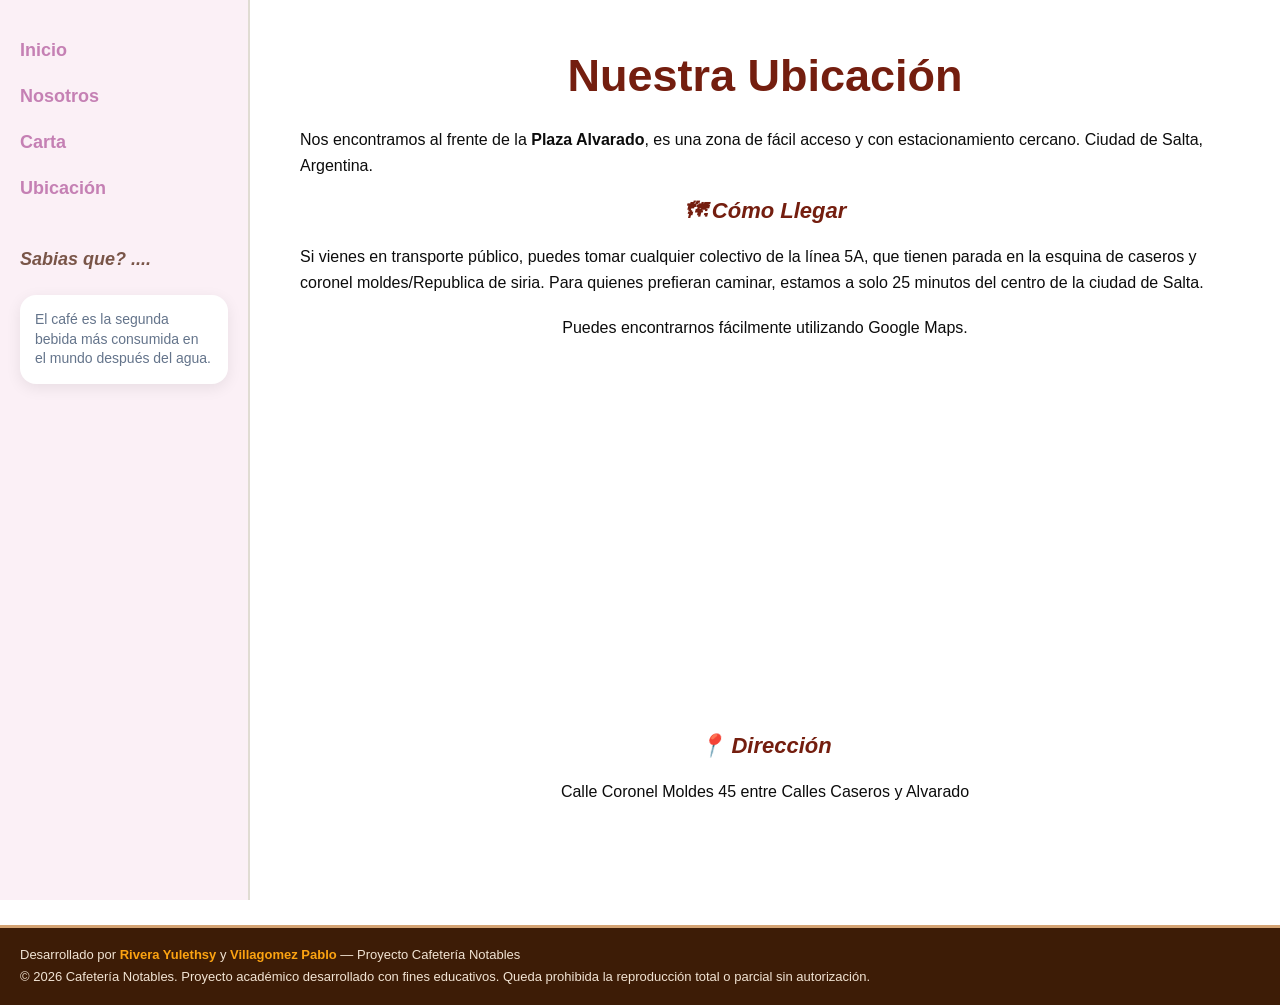
<file: ubicacion.html>
<!DOCTYPE html>
<html lang="es">

<head>
    <meta charset="UTF-8">
    <meta name="viewport" content="width=device-width, initial-scale=1.0">
    <title>Ubicación - Cafeteria Notables</title>

    <!-- Vincular el CSS para que mantenga el estilo -->
    <link rel="stylesheet" href="style.css">
</head>

<body>
    <div class="contenedor-principal">
        <!-- LADO IZQUIERDO: Menú de navegación -->
        <nav class="barra-lateral">
            <ul>
                <li><a href="index.html">Inicio</a></li>
                <li><a href="nosotros.html">Nosotros</a></li>
                <li><a href="carta.html">Carta</a></li>
                <li><a href="ubicacion.html">Ubicación</a></li>
            </ul>
            <div class="curiosidades margen-extra"> <!-- catalogo -->
                <h2> Sabias que? ....</h2>
                <div class="cajita">
                    <p id="texto-curiosidad">El café es la segunda bebida más consumida en el mundo después del agua.
                    </p>
                </div>
            </div>
        </nav>
        <!-- Aquí cambia el contenido derecho -->
        <main class="contenido-central">
            <h1> Nuestra Ubicación</h1>
            <p>
                Nos encontramos al frente de la <strong>Plaza Alvarado</strong>, es una zona de fácil acceso y con
                estacionamiento cercano.
                Ciudad de Salta, Argentina.
            </p>
            <h2>🗺 Cómo Llegar</h2>
            <p>
                Si vienes en transporte público, puedes tomar cualquier colectivo de la línea 5A, que tienen parada en
                la esquina de caseros y coronel moldes/Republica de siria.
                Para quienes prefieran caminar, estamos a solo 25 minutos del centro de la ciudad de Salta.
            </p>
            <p>
                Puedes encontrarnos fácilmente utilizando Google Maps.
            </p>

            <!-- Mapa interactivo de Google Maps integrado -->
            <div class="contenedor-mapa">
                <iframe
                    src="https://www.google.com/maps/embed?pb=!1m18!1m12!1m3!1d3621.564123512345!2d-65.4278569!3d-24.7891194!2m3!1f0!2f0!3f0!3m2!1i1024!2i768!4f13.1!3m3!1m2!1s0x941bc30f098964b1%3A0xdd1e3725885c69de!2sNotables!5e0!3m2!1ses!2sar!4v1710000000000!5m2!1ses!2sar"
                    width="100%" height="350" style="border:0; border-radius: 8px;" allowfullscreen="" loading="lazy"
                    referrerpolicy="no-referrer-when-downgrade">
                </iframe>
            </div>

            <br>
            <a href="https://www.google.com/maps/place/Notables/@-24.7891194,-65.4278569,19z/data=!4m6!3m5!1s0x941bc30f098964b1:0xdd1e3725885c69de!8m2!3d-24.7891193!4d-65.4275252!16s%2Fg%2F11yd19qvqw?entry=ttu&g_ep=EgoyMDI2MDgwNC4wIKXMDSoASAFQAw%3D%3D"
                target="_blank">
            </a>

            <h2>📍 Dirección</h2>
            <p>
                Calle Coronel Moldes 45 entre Calles Caseros y Alvarado
            </p>

        </main>
    </div>
    <script src="script.js"></script>
</body>
<footer class="footer-sitio">
    <p>Desarrollado por <strong>Rivera Yulethsy</strong> y <strong>Villagomez Pablo</strong> — Proyecto Cafetería Notables</p>
    <p class="footer-copy">© 2026 Cafetería Notables. Proyecto académico desarrollado con fines educativos. Queda prohibida la reproducción total o parcial sin autorización.</p>
</footer>
</html>
</file>
<file: style.css>
* {
    margin: 0;
    padding: 0;
    box-sizing: border-box
}

body {
    font-family: Arial, sans-serif
}

h1,h2 {
    color: #741e0f;
    text-align: center
}

h1 {
    font-size: 45px;
    margin-bottom: 25px
}

h2 {
    font-size: 22px;
    font-style: italic;
    margin-bottom: 20px
}

p {
    max-width: 100%;
    color: #0c0c0c;
    line-height: 1.6;
    text-align: left;
    margin-bottom: 20px
}

.descripcion-producto,.cajita p {
    font-size: 14px;
    color: #64748b;
    margin-bottom: 0;
    line-height: 1.4;
    text-align: left
}

.contenedor-principal,.contenedor-principal2 {
    min-height: 100vh;
    display: flex
}

.contenedor-principal2 {
    align-items: flex-start
}

.contenido-central {
    flex: 1;
    display: flex;
    flex-direction: column;
    align-items: center;
    padding: 50px
}

.margen-extra {
    margin-top: 100px;
    margin-bottom: .5px
}

.barra-lateral {
    width: 250px;
    min-width: 250px;
    flex-shrink: 0;
    background-color: #d66ea21a;
    padding: 40px 20px;
    border-right: 2px solid #e0dcd3
}

.barra-lateral ul {
    list-style: none
}

.barra-lateral li {
    margin-bottom: 25px
}

.barra-lateral a {
    text-decoration: none;
    color: #c580b4;
    font-size: 18px;
    font-weight: 700
}

.barra-lateral a:hover {
    color: #0e7392
}

.curiosidades {
    margin-top: 50px;
    display: flex;
    flex-direction: column;
    gap: 15px
}

.curiosidades h2 {
    color: #795548;
    font-style: italic;
    text-align: left;
    margin-bottom: 10px;
    font-size: 18px
}

.tarjeta,.cajita {
    background-color: #fff;
    border: none;
    border-radius: 16px;
    padding: 15px;
    text-align: left;
    box-shadow: 0 4px 15px rgb(0 0 0 / .08);
    width: 100%
}

.tarjeta {
    display: flex;
    flex-direction: column;
    gap: 12px
}

.img-mini,.img-producto,.logo {
    object-fit: cover
}

.logo {
    width: 450px;
    height: 300px;
    border-radius: 60px;
    margin-bottom: 30px
}

.img-producto {
    width: 100%;
    height: 220px;
    border-radius: 12px;
    background-color: #f3f4f6
}

.img-mini {
    width: 55px;
    height: 55px;
    border-radius: 12px;
    background-color: #e2e8f0
}

.btn-agregar {
    background-color: #9b482f;
    color: #fff;
    border: none;
    cursor: pointer;
    transition: background 0.3s, transform 0.2s;
    font-weight: 700;
    padding: 12px;
    border-radius: 25px;
    font-size: 16px;
    flex: 1
}

.btn-agregar:hover {
    background-color: #741e0f
}

.catalogo-tarjetas {
    display: grid;
    grid-template-columns: repeat(auto-fill, minmax(260px, 1fr));
    gap: 25px;
    width: 100%;
    max-width: 1200px;
    margin-top: 20px;
}

.titulo-precio {
    display: flex;
    justify-content: space-between;
    align-items: flex-start;
    gap: 15px;
    margin-top: 10px;
    margin-bottom: 5px
}

.tarjeta h3 {
    color: #1e293b;
    font-size: 22px;
    margin: 0;
    text-align: left;
    flex: 1;
    line-height: 1.2
}

.precio-tarjetas {
    font-size: 20px;
    font-weight: 700;
    color: #1e293b;
    margin: 0;
    flex-shrink: 0;
    white-space: nowrap
}

.separador-categoria {
    grid-column: 1 / -1;
    width: 100%;
    margin-top: 40px;
    margin-bottom: 10px;
    padding-bottom: 10px;
    border-bottom: 2px dashed #edc19e
}

.separador-categoria h2 {
    text-align: left;
    color: #9b482f;
    font-size: 28px;
    margin: 0;
    font-style: normal
}

.sub-categoria {
    grid-column: 1 / -1;
    width: 100%;
    margin-top: 25px;
    margin-bottom: 5px
}

.sub-categoria h2 {
    text-align: left;
    color: #9b482f;
    font-size: 20px;
    margin: 0;
    font-style: normal;
    border-bottom: 1px solid #fce3ce;
    padding-bottom: 5px
}

.acciones-carrito {
    display: flex;
    gap: 15px;
    margin-top: auto;
    align-items: center
}

.contador-item {
    display: flex;
    align-items: center;
    border-radius: 25px;
    padding: 10px 15px;
    gap: 15px;
    color: #9b482f;
    background-color: #fff4ed;
    font-weight: 700
}

.contador-item span {
    font-size: 20px;
    cursor: pointer
}

.cantidad {
    font-size: 18px;
    color: #1e293b;
    min-width: 25px;
    text-align: center;
    cursor: default
}

.contenedor-carrusel {
    position: fixed;
    top: 0;
    left: 250px;
    right: 0;
    z-index: 999;
    background-color: transparent;
    display: flex;
    align-items: center;
    justify-content: center;
    gap: 10px;
    margin-bottom: 0px;
    padding: 12px 10px;
    box-shadow: 0 4px 10px rgba(0, 0, 0, 0.08);
}

.menu-categorias {
    display: flex;
    flex-direction: row;
    gap: 15px;
    overflow-x: auto;
    scroll-behavior: smooth;
    padding: 5px;
    max-width: 800px;
    -ms-overflow-style: none;
    scrollbar-width: none
}

.menu-categorias::-webkit-scrollbar {
    display: none
}

.btn-categoria {
    white-space: nowrap;
    background-color: #fff4ed;
    color: #9b482f;
    border: 1px solid #fed7aa;
    padding: 10px 24px;
    border-radius: 25px;
    font-weight: 700;
    font-size: 15px;
    cursor: pointer;
    transition: all 0.3s ease;
    text-decoration: none;
    text-align: center
}

.btn-categoria:active {
    background-color: #0284c7;
    color: #fff;
    border-color: #0284c7;
    transform: scale(.95)
}

.flecha-scroll {
    background-color: #9b482f;
    color: #fff;
    border: none;
    cursor: pointer;
    border-radius: 50%;
    width: 35px;
    height: 35px;
    font-size: 14px;
    display: flex;
    align-items: center;
    justify-content: center;
    flex-shrink: 0;
    transition: all 0.3s ease;
    font-weight: 700
}

.flecha-scroll:hover {
    background-color: #741e0f
}

.flecha-scroll.desactivada {
    opacity: .3;
    pointer-events: none
}

.flecha-scroll:active {
    background-color: #3e2723;
    transform: scale(.9)
}

.resumen-carrito {
    width: 320px;
    background-color: #fff4ed;
    padding: 25px 20px;
    border-radius: 20px;
    display: flex;
    flex-direction: column;
    gap: 20px;
    height: fit-content;
    margin: 50px 20px 20px
}

.titulo-resumen {
    font-size: 24px;
    color: #1e293b;
    margin: 0;
    text-align: left
}

.opciones-entrega {
    display: flex;
    background-color: #fce3ce;
    border-radius: 12px;
    padding: 6px;
    gap: 5px
}

.btn-entrega {
    flex: 1;
    border: none;
    outline: none;
    background-color: #fff0;
    padding: 10px 0;
    font-size: 13px;
    font-weight: 700;
    color: #9b482f;
    border-radius: 8px;
    cursor: pointer;
    transition: all 0.3s ease
}

.btn-entrega.activo {
    background-color: #9b482f;
    color: #fff;
    box-shadow: 0 2px 4px rgb(0 0 0 / .1)
}

.lista-productos-resumen {
    display: flex;
    flex-direction: column;
    gap: 15px
}

.item-resumen {
    display: flex;
    align-items: center;
    gap: 12px
}

.info-mini {
    flex: 1;
    display: flex;
    flex-direction: column;
    gap: 4px
}

.info-mini h4 {
    margin: 0;
    font-size: 15px;
    color: #1e293b;
    white-space: nowrap;
    overflow: hidden;
    text-overflow: ellipsis;
    max-width: 90px
}

.precio-mini {
    font-size: 14px;
    font-weight: 700;
    color: #1e293b
}

.contador-mini {
    display: flex;
    align-items: center;
    background-color: #fce3ce;
    border-radius: 15px;
    padding: 4px 6px;
    gap: 8px;
    color: #9b482f;
    font-weight: 700
}

.contador-mini span {
    cursor: pointer;
    font-size: 16px;
    padding: 0 5px
}

.contador-mini .cantidad-mini {
    cursor: default;
    color: #1e293b;
    background-color: #fff;
    padding: 3px 10px;
    border-radius: 8px;
    font-size: 13px
}

.totales-resumen {
    border-top: 1px dashed #edc19e;
    padding-top: 20px;
    display: flex;
    flex-direction: column;
    gap: 10px
}

.linea-total {
    display: flex;
    justify-content: space-between;
    font-size: 15px;
    color: #1e293b;
    font-weight: 700
}

.linea-total.gran-total {
    font-size: 20px;
    margin-top: 5px
}

.contenedor-carrito {
    position: fixed;
    bottom: 25px;
    right: 25px;
    z-index: 1000
}

.icono-carrito {
    background-color: #9b482f;
    color: #fff;
    border: none;
    cursor: pointer;
    transition: background 0.3s, transform 0.2s;
    font-weight: 700;
    width: 60px;
    height: 60px;
    text-decoration: none;
    font-size: 26px;
    box-shadow: 2px 4px 10px rgb(0 0 0 / .3);
    position: relative;
    border-radius: 50%;
    display: flex;
    align-items: center;
    justify-content: center
}

.icono-carrito:hover {
    background-color: #741e0f;
    transform: scale(1.08)
}

#contador-carrito {
    position: absolute;
    top: -2px;
    right: -2px;
    background-color: #e74c3c;
    color: #fff;
    font-size: 13px;
    font-weight: 700;
    width: 22px;
    height: 22px;
    border-radius: 50%;
    display: flex;
    align-items: center;
    justify-content: center;
    border: 2px solid #fff
}

.formulario {
    background-color: #fffaf5;
    width: 100%;
    max-width: 600px;
    padding: 35px;
    border-radius: 20px;
    border: none;
    box-shadow: 0 8px 25px rgb(112 66 44 / .08);
    display: grid;
    grid-template-columns: 1fr 1fr;
    gap: 20px;
    margin: 40px auto
}

.formulario h2 {
    text-align: center;
    color: #4a2e1b;
    grid-column: 1/3;
    font-size: 26px;
    margin-bottom: 5px
}

.formulario p {
    color: #6b5344;
    font-size: 14px;
    text-align: center;
    grid-column: 1/3;
    margin-bottom: 15px;
    line-height: 1.5
}

.campo {
    display: flex;
    flex-direction: column;
    gap: 6px
}

.campo label {
    font-size: 13px;
    font-weight: 600;
    color: #5c3a21
}

.campo input,.campo textarea {
    padding: 12px 15px;
    background-color: #fff;
    border: 1.5px solid #dfc3b1;
    border-radius: 12px;
    font-size: 14px;
    color: #333;
    box-sizing: border-box;
    transition: all 0.3s ease
}

.campo input:focus,.campo textarea:focus {
    border-color: #a06748;
    box-shadow: 0 0 0 4px rgb(160 103 72 / .15);
    outline: none
}

.campo textarea {
    height: 100px;
    resize: vertical
}

.campo-completo {
    grid-column: 1/3
}

.formulario button[type="submit"] {
    grid-column: 1/3;
    background-color: #a06748;
    color: #fff;
    font-weight: 700;
    font-size: 15px;
    padding: 14px 25px;
    border: none;
    border-radius: 14px;
    cursor: pointer;
    width: 100%;
    transition: background-color 0.3s ease, transform 0.1s ease;
    margin-top: 10px
}

.formulario button[type="submit"]:hover {
    background-color: #825237
}

.formulario button[type="submit"]:active {
    transform: scale(.98)
}

.subtitulo-categoria {
    color: #795548;
    background-color: #fff4ed;
    display: inline-block;
    padding: 8px 15px;
    border-radius: 8px;
    border-left: 4px solid #9b482f;
    font-size: 14px;
    font-weight: 700;
    font-style: normal;
    margin-top: 15px;
    margin-bottom: 0
}

.nota-categoria {
    grid-column: 1 / -1;
    background-color: #fce3ce;
    padding: 12px 25px;
    border-radius: 50px;
    border: none;
    margin: 10px auto 40px auto;
    width: fit-content;
    box-shadow: 0 4px 10px rgb(0 0 0 / .05)
}

.nota-categoria p {
    margin: 0;
    color: #741e0f;
    font-weight: 400;
    font-size: 15px
}

.footer-sitio {
    width: 100%;
    background-color: #3d1c06;
    text-align: center;
    margin-top: 25px; 
    padding: 18px 20px 15px 20px; 
    border-top: 3px solid #d4a373;
}

.footer-sitio p {
    font-size: 13px;
    color: #f1e3d3;
    margin-bottom: 4px; 
    line-height: 1.4;
}

.footer-sitio strong {
    color: #fca311;
}

.footer-copy {
    font-size: 11px;
    color: #b09e91;
    margin-bottom: 0;
}

.separador-categoria,.sub-categoria {
    scroll-margin-top: 80px;
}

@media (max-width:768px) {

    .contenedor-principal, .contenedor-principal2 {
        display: flex;
        flex-direction: column;
        width: 100%;
        max-width: 100%;
        margin: 0;
        padding: 0;
        box-sizing: border-box;
    }

    .contenedor-principal .barra-lateral, .contenedor-principal2 .barra-lateral {
        order: 1;
        width: 100%;
        min-width: 100%;
        background-color: #fff4ed;
        padding: 12px 10px;
        display: flex;
        flex-direction: row;
        justify-content: space-around;
        align-items: center;
        border-right: none;
        border-bottom: 2px solid #e6d2c4;
        position: sticky;
        top: 0;
        z-index: 1000;
        box-sizing: border-box;
    }

    .barra-lateral ul {
        display: flex;
        flex-direction: row;
        gap: 12px;
        list-style: none;
        padding: 0;
        margin: 0;
    }

    .barra-lateral li {
        margin-bottom: 0;
    }

    .barra-lateral a {
        font-size: 14px;
        font-weight: 700;
        color: #70422c;
        text-decoration: none;
        padding: 5px 8px;
        border-radius: 8px;
        transition: background-color 0.2s;
    }

    .curiosidades {
        order: 2;
        display: block;
        width: 90%;
        max-width: 350px;
        margin: 15px auto 5px auto;
        padding: 0;
        box-sizing: border-box;
        text-align: center;
    }

    .curiosidades h2 {
        font-size: 13px;
        color: #70422c;
        margin-bottom: 5px;
        font-weight: 700;
    }

    .cajita {
        background-color: #fff;
        padding: 8px 12px;
        border-radius: 10px;
        box-shadow: 0 2px 6px rgb(112 66 44 / .06);
        border: 1px solid #f0e1d8;
    }

    .cajita p {
        font-size: 11px;
        color: #555;
        margin: 0;
        line-height: 1.4;
    }

    .contenido-central {
        order: 3;
        display: flex;
        flex-direction: column;
        align-items: center;
        padding: 10px 8px 25px 8px;
        width: 100%;
        box-sizing: border-box;
        overflow-x: hidden;
    }
    .catalogo-tarjetas {
        display: grid;
        grid-template-columns: repeat(3, 1fr);
        gap: 4px;
        width: 100%;
        max-width: 100%;
        padding: 0;
        box-sizing: border-box;
        margin-top: 15px;
    }

    .tarjeta {
        padding: 6px;
        gap: 4px;
        box-sizing: border-box;
        border-radius: 10px;
    }

    .img-producto {
        height: 75px;
        border-radius: 6px;
    }

    .tarjeta h3 {
        font-size: 10px;
        line-height: 1.1;
    }

    .descripcion-producto {
        font-size: 8px;
        line-height: 1.1;
        display: -webkit-box;
        -webkit-line-clamp: 2;
        -webkit-box-orient: vertical;
        overflow: hidden;
    }

    .precio-tarjetas {
        font-size: 10px;
    }

    .acciones-carrito {
        flex-direction: column;
        gap: 3px;
        margin-top: 4px;
    }

    .contador-item {
        padding: 2px 4px;
        gap: 4px;
        border-radius: 12px;
        font-size: 10px;
        width: 100%;
        justify-content: center;
    }

    .contador-item span {
        font-size: 11px;
        padding: 0 2px;
    }

    .cantidad {
        font-size: 10px;
        min-width: 15px;
    }

    .btn-agregar {
        padding: 4px 4px;
        font-size: 9px;
        border-radius: 10px;
        width: 100%;
        text-align: center;
    }

    .contenedor-carrusel {
        position: static;
        width: 100%;
        background-color: #fff4ed;
        display: flex;
        align-items: center;
        justify-content: center;
        gap: 5px;
        margin: 10px 0 15px 0;
        padding: 8px 10px;
        box-shadow: none;
        border-radius: 12px;
    }

    .menu-categorias {
        gap: 6px;
        padding: 2px;
        max-width: 100%;
    }

    .btn-categoria {
        padding: 6px 12px;
        font-size: 12px;
        border-radius: 15px;
    }

    .flecha-scroll {
        width: 28px;
        height: 28px;
        font-size: 11px;
    }

    .resumen-carrito {
        width: 100%;
        max-width: 100%;
        margin: 0 0 10px 0;
        padding: 12px 10px;
        border-radius: 0 0 14px 14px;
        box-shadow: none;
        box-sizing: border-box;
    }

    .resumen-carrito .img-mini, .item-resumen img, .lista-productos-resumen img {
        width: 40px;
        height: 40px;
        min-width: 40px;
        object-fit: cover;
        border-radius: 6px;
    }

    .formulario {
        display: flex;
        flex-direction: column;
        width: 100%;
        max-width: 100%;
        padding: 15px;
        box-sizing: border-box;
        gap: 12px;
    }

    .formulario h2 {
        grid-column: unset;
    }

    .campo, .campo-completo {
        width: 100%;
        grid-column: unset;
    }

    .campo input, .campo textarea {
        width: 100%;
        box-sizing: border-box;
    }

    .footer-sitio {
        width: 100%;
        margin-top: 40px;
        padding: 30px 15px 20px 15px;
    }

    .footer-sitio p {
        font-size: 13px;
        margin-bottom: 8px;
    }

    .footer-copy {
        font-size: 11px;
    }

    .separador-categoria, .sub-categoria {
        scroll-margin-top: 70px;
    }
}
</file>
